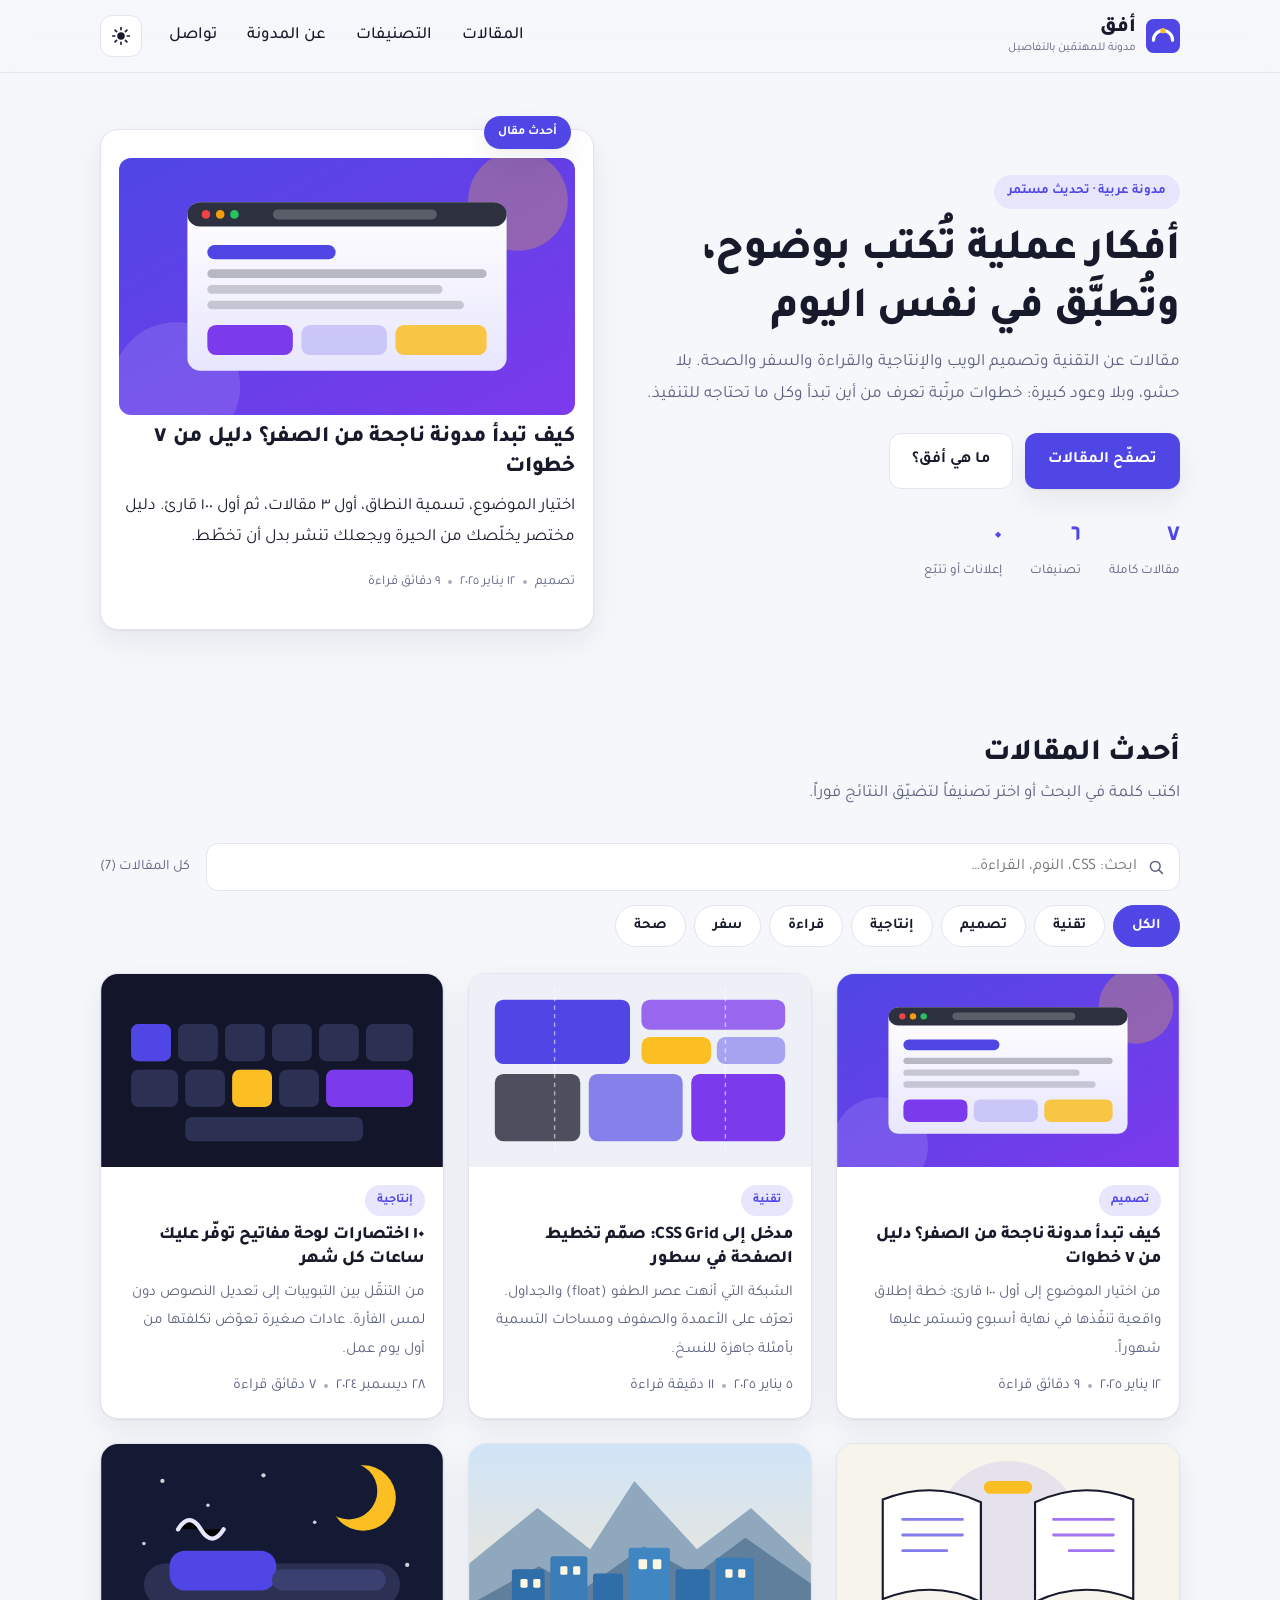
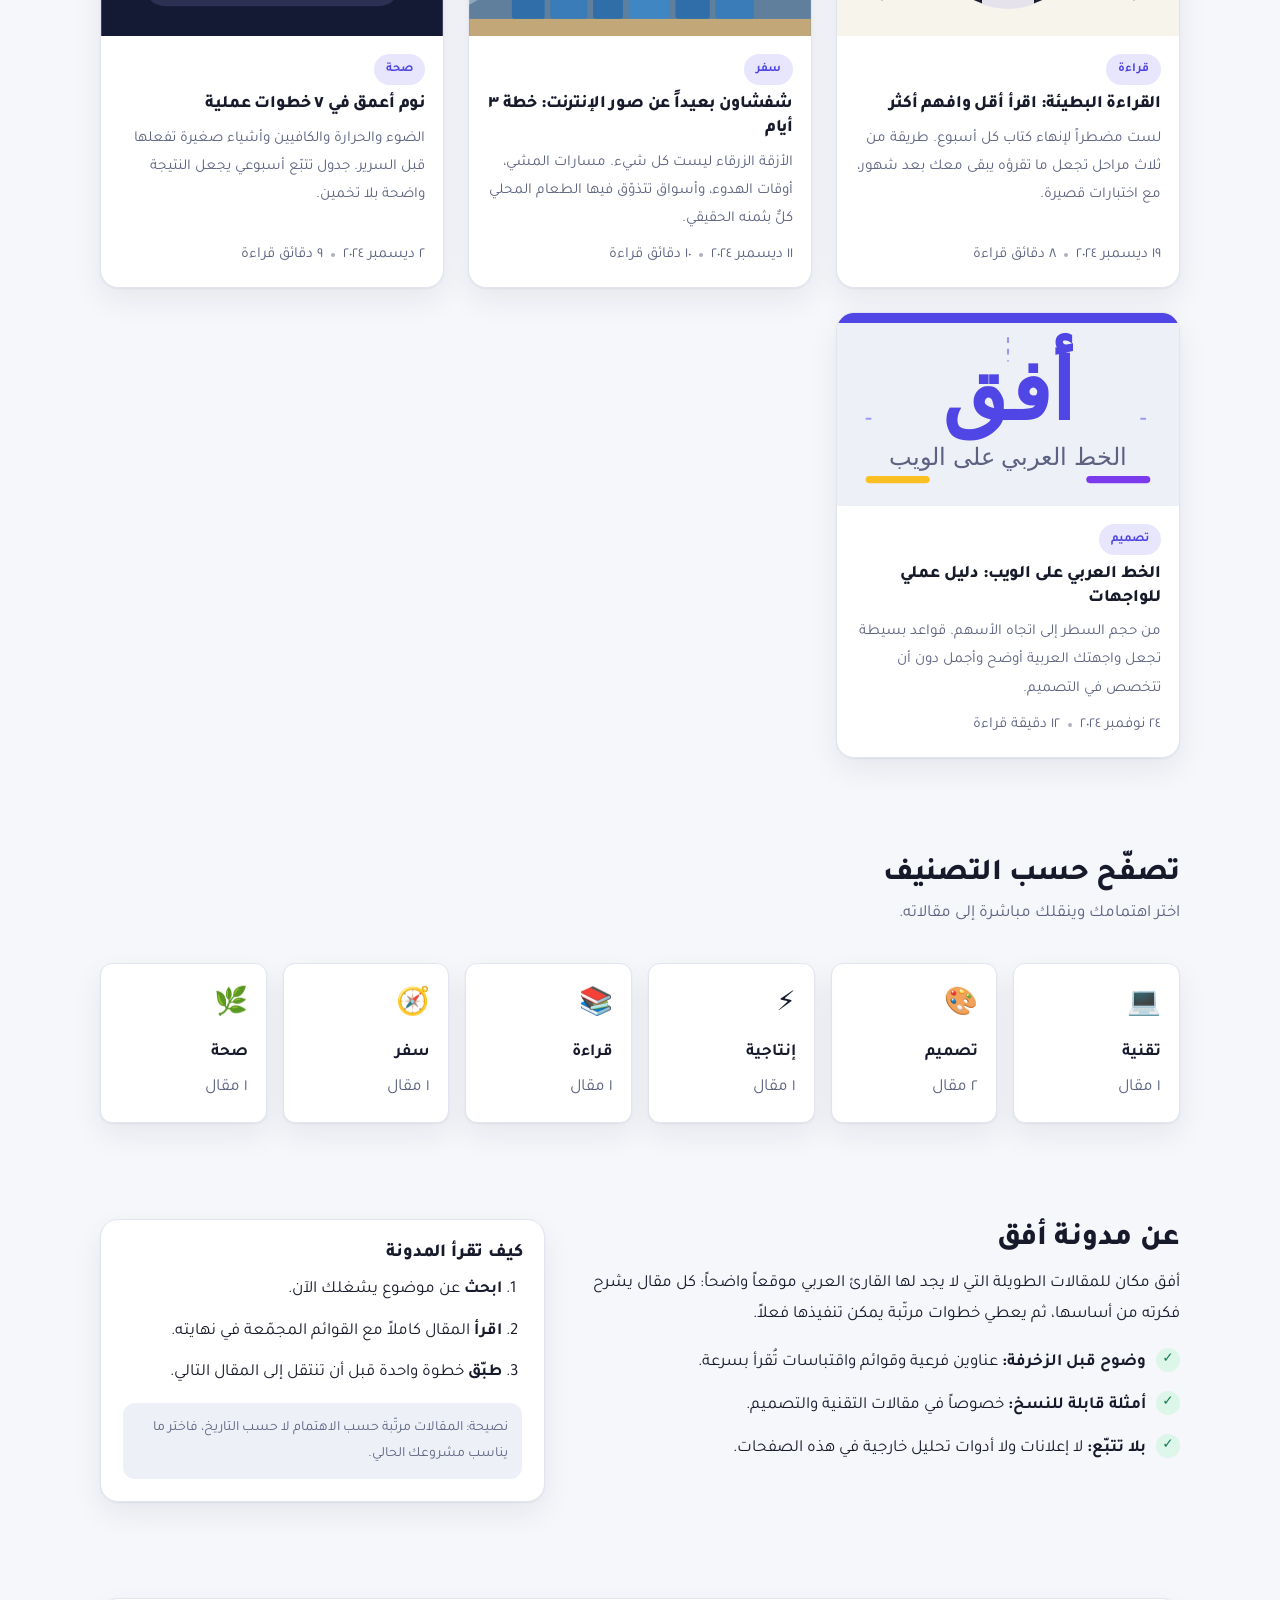
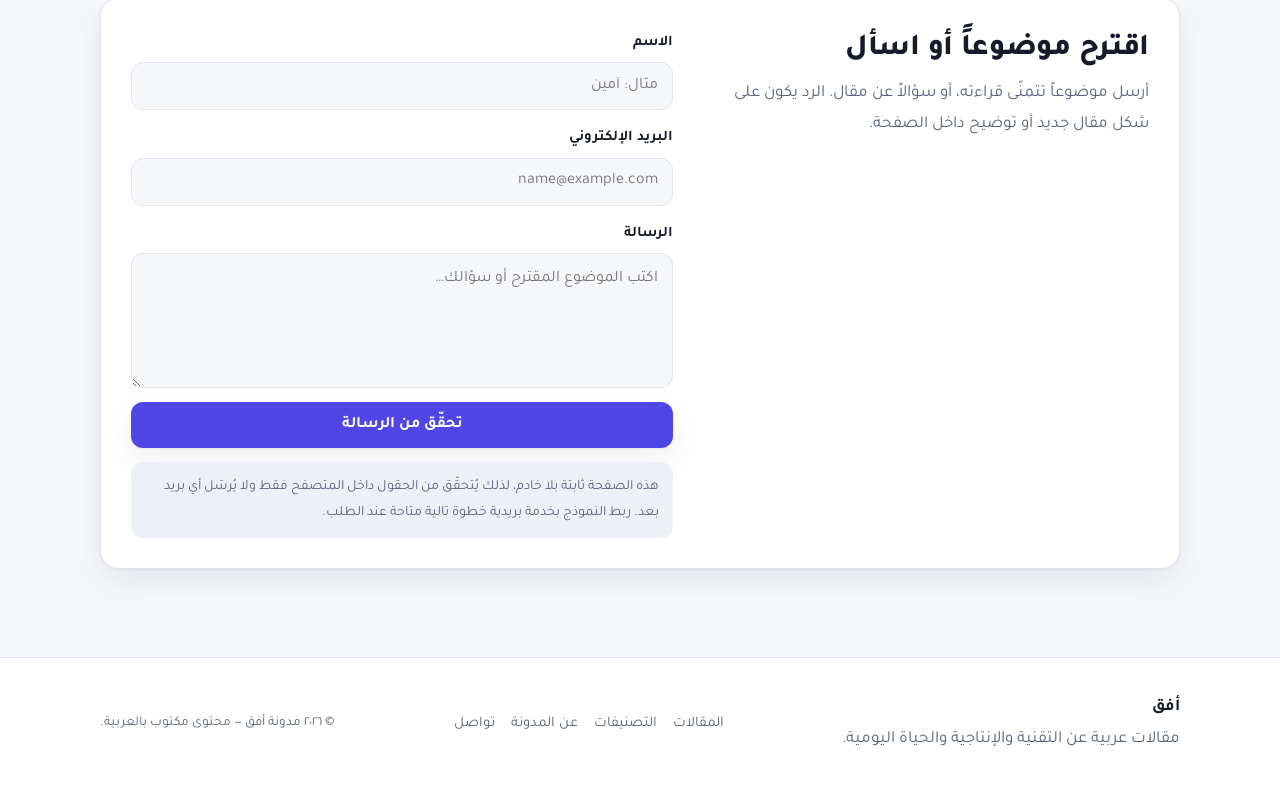
<file: index.html>
<!DOCTYPE html>
<html lang="ar" dir="rtl">
<head>
<meta charset="UTF-8">
<meta name="viewport" content="width=device-width, initial-scale=1">
<title>أفق — مدونة عربية عن التقنية والإنتاجية والقراءة</title>
<meta name="description" content="أفق مدونة عربية تنشر مقالات عملية عن التقنية والإنتاجية وتصميم الويب والقراءة والسفر والصحة، بلغة واضحة وخطوات قابلة للتطبيق.">
<link rel="icon" href="data:image/svg+xml,%3Csvg xmlns='http://www.w3.org/2000/svg' viewBox='0 0 64 64'%3E%3Crect width='64' height='64' rx='14' fill='%234f46e5'/%3E%3Cpath d='M14 40a18 18 0 0 1 36 0' fill='none' stroke='%23fff' stroke-width='6' stroke-linecap='round'/%3E%3Ccircle cx='32' cy='22' r='5' fill='%23fbbf24'/%3E%3C/svg%3E">
<link rel="preconnect" href="https://fonts.googleapis.com">
<link rel="preconnect" href="https://fonts.gstatic.com" crossorigin>
<link href="https://fonts.googleapis.com/css2?family=Tajawal:wght@400;500;700;800&display=swap" rel="stylesheet">
<link rel="stylesheet" href="css/style.css">
</head>
<body>
<a class="skip-link" href="#main">تخطَّ إلى المحتوى</a>

<header class="site-header">
  <div class="wrap header-inner">
    <a class="brand" href="index.html">
      <span class="brand-mark" aria-hidden="true">
        <svg viewBox="0 0 64 64" width="34" height="34"><rect width="64" height="64" rx="14" fill="currentColor"/><path d="M14 40a18 18 0 0 1 36 0" fill="none" stroke="#fff" stroke-width="6" stroke-linecap="round"/><circle cx="32" cy="22" r="5" fill="#fbbf24"/></svg>
      </span>
      <span class="brand-text">
        <strong>أفق</strong>
        <small>مدونة للمهتمّين بالتفاصيل</small>
      </span>
    </a>

    <nav class="nav" id="nav" aria-label="التنقل الرئيسي">
      <a href="#articles">المقالات</a>
      <a href="#categories">التصنيفات</a>
      <a href="#about">عن المدونة</a>
      <a href="#contact">تواصل</a>
    </nav>

    <div class="header-actions">
      <button class="icon-btn" id="themeToggle" type="button" aria-label="تبديل الوضع الليلي" title="الوضع الليلي">
        <svg class="ico-sun" viewBox="0 0 24 24" width="20" height="20" aria-hidden="true"><circle cx="12" cy="12" r="4.5" fill="currentColor"/><g stroke="currentColor" stroke-width="2" stroke-linecap="round"><path d="M12 2v2.5M12 19.5V22M2 12h2.5M19.5 12H22M4.9 4.9l1.8 1.8M17.3 17.3l1.8 1.8M19.1 4.9l-1.8 1.8M6.7 17.3l-1.8 1.8"/></g></svg>
        <svg class="ico-moon" viewBox="0 0 24 24" width="20" height="20" aria-hidden="true"><path d="M20 14.5A8.5 8.5 0 0 1 9.5 4a8.5 8.5 0 1 0 10.5 10.5Z" fill="currentColor"/></svg>
      </button>
      <button class="icon-btn nav-toggle" id="navToggle" type="button" aria-label="فتح القائمة" aria-expanded="false" aria-controls="nav">
        <svg viewBox="0 0 24 24" width="22" height="22" aria-hidden="true"><g stroke="currentColor" stroke-width="2" stroke-linecap="round"><path d="M4 7h16M4 12h16M4 17h16"/></g></svg>
      </button>
    </div>
  </div>
</header>

<main id="main">

  <!-- الواجهة + المقال المميّز -->
  <section class="hero wrap">
    <div class="hero-copy">
      <p class="eyebrow">مدونة عربية · تحديث مستمر</p>
      <h1>أفكار عملية تُكتب بوضوح، وتُطبَّق في نفس اليوم</h1>
      <p class="lead">مقالات عن التقنية وتصميم الويب والإنتاجية والقراءة والسفر والصحة. بلا حشو، وبلا وعود كبيرة: خطوات مرتّبة تعرف من أين تبدأ وكل ما تحتاجه للتنفيذ.</p>
      <div class="hero-cta">
        <a class="btn btn-primary" href="#articles">تصفّح المقالات</a>
        <a class="btn btn-ghost" href="#about">ما هي أفق؟</a>
      </div>
      <ul class="hero-stats">
        <li><strong>٧</strong><span>مقالات كاملة</span></li>
        <li><strong>٦</strong><span>تصنيفات</span></li>
        <li><strong>٠</strong><span>إعلانات أو تتبّع</span></li>
      </ul>
    </div>

    <article class="featured-card">
      <span class="badge">أحدث مقال</span>
      <img class="featured-img" src="assets/cover-blog.svg" alt="رسم توضيحي لمدونة على شاشة حاسوب" width="640" height="360">
      <h2><a href="posts/start-a-blog.html">كيف تبدأ مدونة ناجحة من الصفر؟ دليل من ٧ خطوات</a></h2>
      <p>اختيار الموضوع، تسمية النطاق، أول ٣ مقالات، ثم أول ١٠٠ قارئ. دليل مختصر يخلّصك من الحيرة ويجعلك تنشر بدل أن تخطّط.</p>
      <p class="meta">
        <span>تصميم</span><span class="dot"></span>
        <time datetime="2025-01-12">١٢ يناير ٢٠٢٥</time><span class="dot"></span>
        <span>٩ دقائق قراءة</span>
      </p>
    </article>
  </section>

  <!-- المقالات -->
  <section class="wrap section" id="articles">
    <div class="section-head">
      <div>
        <h2>أحدث المقالات</h2>
        <p class="muted">اكتب كلمة في البحث أو اختر تصنيفاً لتضيّق النتائج فوراً.</p>
      </div>
    </div>

    <div class="toolbar">
      <div class="search-field">
        <svg viewBox="0 0 24 24" width="18" height="18" aria-hidden="true"><g fill="none" stroke="currentColor" stroke-width="2" stroke-linecap="round"><circle cx="11" cy="11" r="6.5"/><path d="M16 16l4.5 4.5"/></g></svg>
        <label class="sr-only" for="search">ابحث في المقالات</label>
        <input type="search" id="search" placeholder="ابحث: CSS، النوم، القراءة…" autocomplete="off">
        <button class="clear-btn" id="clearSearch" type="button" hidden aria-label="إفراغ البحث">×</button>
      </div>
      <p class="result-count" id="resultCount" aria-live="polite"></p>
    </div>

    <div class="filters" id="filters" role="tablist" aria-label="تصفية حسب التصنيف">
      <button class="chip is-active" type="button" data-filter="all" role="tab" aria-selected="true">الكل</button>
      <button class="chip" type="button" data-filter="تقنية" role="tab" aria-selected="false">تقنية</button>
      <button class="chip" type="button" data-filter="تصميم" role="tab" aria-selected="false">تصميم</button>
      <button class="chip" type="button" data-filter="إنتاجية" role="tab" aria-selected="false">إنتاجية</button>
      <button class="chip" type="button" data-filter="قراءة" role="tab" aria-selected="false">قراءة</button>
      <button class="chip" type="button" data-filter="سفر" role="tab" aria-selected="false">سفر</button>
      <button class="chip" type="button" data-filter="صحة" role="tab" aria-selected="false">صحة</button>
    </div>

    <div class="cards" id="cards">

      <article class="card" data-category="تصميم">
        <img src="assets/cover-blog.svg" alt="" width="480" height="270" loading="lazy">
        <div class="card-body">
          <span class="tag">تصميم</span>
          <h3><a href="posts/start-a-blog.html">كيف تبدأ مدونة ناجحة من الصفر؟ دليل من ٧ خطوات</a></h3>
          <p>من اختيار الموضوع إلى أول ١٠٠ قارئ: خطة إطلاق واقعية تنفّذها في نهاية أسبوع وتستمر عليها شهوراً.</p>
          <p class="meta"><time datetime="2025-01-12">١٢ يناير ٢٠٢٥</time><span class="dot"></span><span>٩ دقائق قراءة</span></p>
        </div>
      </article>

      <article class="card" data-category="تقنية">
        <img src="assets/cover-grid.svg" alt="" width="480" height="270" loading="lazy">
        <div class="card-body">
          <span class="tag">تقنية</span>
          <h3><a href="posts/css-grid.html">مدخل إلى CSS Grid: صمّم تخطيط الصفحة في سطور</a></h3>
          <p>الشبكة التي أنهت عصر الطفو (float) والجداول. تعرّف على الأعمدة والصفوف ومساحات التسمية بأمثلة جاهزة للنسخ.</p>
          <p class="meta"><time datetime="2025-01-05">٥ يناير ٢٠٢٥</time><span class="dot"></span><span>١١ دقيقة قراءة</span></p>
        </div>
      </article>

      <article class="card" data-category="إنتاجية">
        <img src="assets/cover-keys.svg" alt="" width="480" height="270" loading="lazy">
        <div class="card-body">
          <span class="tag">إنتاجية</span>
          <h3><a href="posts/keyboard-shortcuts.html">١٠ اختصارات لوحة مفاتيح توفّر عليك ساعات كل شهر</a></h3>
          <p>من التنقّل بين التبويبات إلى تعديل النصوص دون لمس الفأرة. عادات صغيرة تعوّض تكلفتها من أول يوم عمل.</p>
          <p class="meta"><time datetime="2024-12-28">٢٨ ديسمبر ٢٠٢٤</time><span class="dot"></span><span>٧ دقائق قراءة</span></p>
        </div>
      </article>

      <article class="card" data-category="قراءة">
        <img src="assets/cover-reading.svg" alt="" width="480" height="270" loading="lazy">
        <div class="card-body">
          <span class="tag">قراءة</span>
          <h3><a href="posts/slow-reading.html">القراءة البطيئة: اقرأ أقل وافهم أكثر</a></h3>
          <p>لست مضطراً لإنهاء كتاب كل أسبوع. طريقة من ثلاث مراحل تجعل ما تقرؤه يبقى معك بعد شهور، مع اختبارات قصيرة.</p>
          <p class="meta"><time datetime="2024-12-19">١٩ ديسمبر ٢٠٢٤</time><span class="dot"></span><span>٨ دقائق قراءة</span></p>
        </div>
      </article>

      <article class="card" data-category="سفر">
        <img src="assets/cover-trip.svg" alt="" width="480" height="270" loading="lazy">
        <div class="card-body">
          <span class="tag">سفر</span>
          <h3><a href="posts/chefchaouen.html">شفشاون بعيداً عن صور الإنترنت: خطة ٣ أيام</a></h3>
          <p>الأزقة الزرقاء ليست كل شيء. مسارات المشي، أوقات الهدوء، وأسواق تتذوّق فيها الطعام المحلي كلٌّ بثمنه الحقيقي.</p>
          <p class="meta"><time datetime="2024-12-11">١١ ديسمبر ٢٠٢٤</time><span class="dot"></span><span>١٠ دقائق قراءة</span></p>
        </div>
      </article>

      <article class="card" data-category="صحة">
        <img src="assets/cover-sleep.svg" alt="" width="480" height="270" loading="lazy">
        <div class="card-body">
          <span class="tag">صحة</span>
          <h3><a href="posts/better-sleep.html">نوم أعمق في ٧ خطوات عملية</a></h3>
          <p>الضوء والحرارة والكافيين وأشياء صغيرة تفعلها قبل السرير. جدول تتبّع أسبوعي يجعل النتيجة واضحة بلا تخمين.</p>
          <p class="meta"><time datetime="2024-12-02">٢ ديسمبر ٢٠٢٤</time><span class="dot"></span><span>٩ دقائق قراءة</span></p>
        </div>
      </article>

      <article class="card" data-category="تصميم">
        <img src="assets/cover-type.svg" alt="" width="480" height="270" loading="lazy">
        <div class="card-body">
          <span class="tag">تصميم</span>
          <h3><a href="posts/arabic-type.html">الخط العربي على الويب: دليل عملي للواجهات</a></h3>
          <p>من حجم السطر إلى اتجاه الأسهم. قواعد بسيطة تجعل واجهتك العربية أوضح وأجمل دون أن تتخصص في التصميم.</p>
          <p class="meta"><time datetime="2024-11-24">٢٤ نوفمبر ٢٠٢٤</time><span class="dot"></span><span>١٢ دقيقة قراءة</span></p>
        </div>
      </article>

    </div>

    <div class="empty-state" id="emptyState" hidden>
      <p class="empty-title">لا يوجد مقال يطابق «<span id="emptyTerm"></span>»</p>
      <p class="muted">جرّب كلمة أقصر، أو اختر تصنيفاً آخر، أو أعد عرض كل المقالات.</p>
      <button class="btn btn-primary" id="resetFilters" type="button">إعادة عرض الكل</button>
    </div>
  </section>

  <!-- التصنيفات -->
  <section class="wrap section" id="categories">
    <div class="section-head">
      <div>
        <h2>تصفّح حسب التصنيف</h2>
        <p class="muted">اختر اهتمامك وينقلك مباشرة إلى مقالاته.</p>
      </div>
    </div>
    <div class="cat-grid" id="catGrid">
      <a class="cat-card" href="#articles" data-cat="تقنية">
        <span class="cat-emoji" aria-hidden="true">💻</span>
        <strong>تقنية</strong>
        <span class="muted">١ مقال</span>
      </a>
      <a class="cat-card" href="#articles" data-cat="تصميم">
        <span class="cat-emoji" aria-hidden="true">🎨</span>
        <strong>تصميم</strong>
        <span class="muted">٢ مقال</span>
      </a>
      <a class="cat-card" href="#articles" data-cat="إنتاجية">
        <span class="cat-emoji" aria-hidden="true">⚡</span>
        <strong>إنتاجية</strong>
        <span class="muted">١ مقال</span>
      </a>
      <a class="cat-card" href="#articles" data-cat="قراءة">
        <span class="cat-emoji" aria-hidden="true">📚</span>
        <strong>قراءة</strong>
        <span class="muted">١ مقال</span>
      </a>
      <a class="cat-card" href="#articles" data-cat="سفر">
        <span class="cat-emoji" aria-hidden="true">🧭</span>
        <strong>سفر</strong>
        <span class="muted">١ مقال</span>
      </a>
      <a class="cat-card" href="#articles" data-cat="صحة">
        <span class="cat-emoji" aria-hidden="true">🌿</span>
        <strong>صحة</strong>
        <span class="muted">١ مقال</span>
      </a>
    </div>
  </section>

  <!-- عن المدونة -->
  <section class="wrap section" id="about">
    <div class="about-grid">
      <div>
        <h2>عن مدونة أفق</h2>
        <p>أفق مكان للمقالات الطويلة التي لا يجد لها القارئ العربي موقعاً واضحاً: كل مقال يشرح فكرته من أساسها، ثم يعطي خطوات مرتّبة يمكن تنفيذها فعلاً.</p>
        <ul class="check-list">
          <li><strong>وضوح قبل الزخرفة:</strong> عناوين فرعية وقوائم واقتباسات تُقرأ بسرعة.</li>
          <li><strong>أمثلة قابلة للنسخ:</strong> خصوصاً في مقالات التقنية والتصميم.</li>
          <li><strong>بلا تتبّع:</strong> لا إعلانات ولا أدوات تحليل خارجية في هذه الصفحات.</li>
        </ul>
      </div>
      <aside class="about-side">
        <h3>كيف تقرأ المدونة</h3>
        <ol class="steps">
          <li><strong>ابحث</strong> عن موضوع يشغلك الآن.</li>
          <li><strong>اقرأ</strong> المقال كاملاً مع القوائم المجمّعة في نهايته.</li>
          <li><strong>طبّق</strong> خطوة واحدة قبل أن تنتقل إلى المقال التالي.</li>
        </ol>
        <p class="note">نصيحة: المقالات مرتّبة حسب الاهتمام لا حسب التاريخ، فاختر ما يناسب مشروعك الحالي.</p>
      </aside>
    </div>
  </section>

  <!-- تواصل -->
  <section class="wrap section" id="contact">
    <div class="contact-card">
      <div>
        <h2>اقترح موضوعاً أو اسأل</h2>
        <p class="muted">أرسل موضوعاً تتمنّى قراءته، أو سؤالاً عن مقال. الرد يكون على شكل مقال جديد أو توضيح داخل الصفحة.</p>
      </div>
      <form class="contact-form" id="contactForm" novalidate>
        <div class="field">
          <label for="cName">الاسم</label>
          <input type="text" id="cName" name="name" placeholder="مثال: أمين" required>
          <p class="field-error" id="errName" hidden>اكتب اسماً من حرفين على الأقل.</p>
        </div>
        <div class="field">
          <label for="cEmail">البريد الإلكتروني</label>
          <input type="email" id="cEmail" name="email" placeholder="name@example.com" required>
          <p class="field-error" id="errEmail" hidden>اكتب بريداً إلكترونياً صحيحاً.</p>
        </div>
        <div class="field">
          <label for="cMsg">الرسالة</label>
          <textarea id="cMsg" name="message" rows="4" placeholder="اكتب الموضوع المقترح أو سؤالك…" required></textarea>
          <p class="field-error" id="errMsg" hidden>اكتب ١٠ أحرف على الأقل.</p>
        </div>
        <button class="btn btn-primary" type="submit">تحقّق من الرسالة</button>
        <p class="form-status" id="formStatus" aria-live="polite" hidden></p>
        <p class="note">هذه الصفحة ثابتة بلا خادم، لذلك يُتحقّق من الحقول داخل المتصفح فقط ولا يُرسَل أي بريد بعد. ربط النموذج بخدمة بريدية خطوة تالية متاحة عند الطلب.</p>
      </form>
    </div>
  </section>

</main>

<footer class="site-footer">
  <div class="wrap footer-inner">
    <div>
      <strong>أفق</strong>
      <p class="muted">مقالات عربية عن التقنية والإنتاجية والحياة اليومية.</p>
    </div>
    <ul class="footer-links">
      <li><a href="#articles">المقالات</a></li>
      <li><a href="#categories">التصنيفات</a></li>
      <li><a href="#about">عن المدونة</a></li>
      <li><a href="#contact">تواصل</a></li>
    </ul>
    <p class="muted small">© <span id="year">٢٠٢٥</span> مدونة أفق — محتوى مكتوب بالعربية.</p>
  </div>
</footer>

<button class="to-top" id="toTop" type="button" aria-label="العودة إلى الأعلى">↑</button>

<script src="js/main.js"></script>
</body>
</html>
</file>
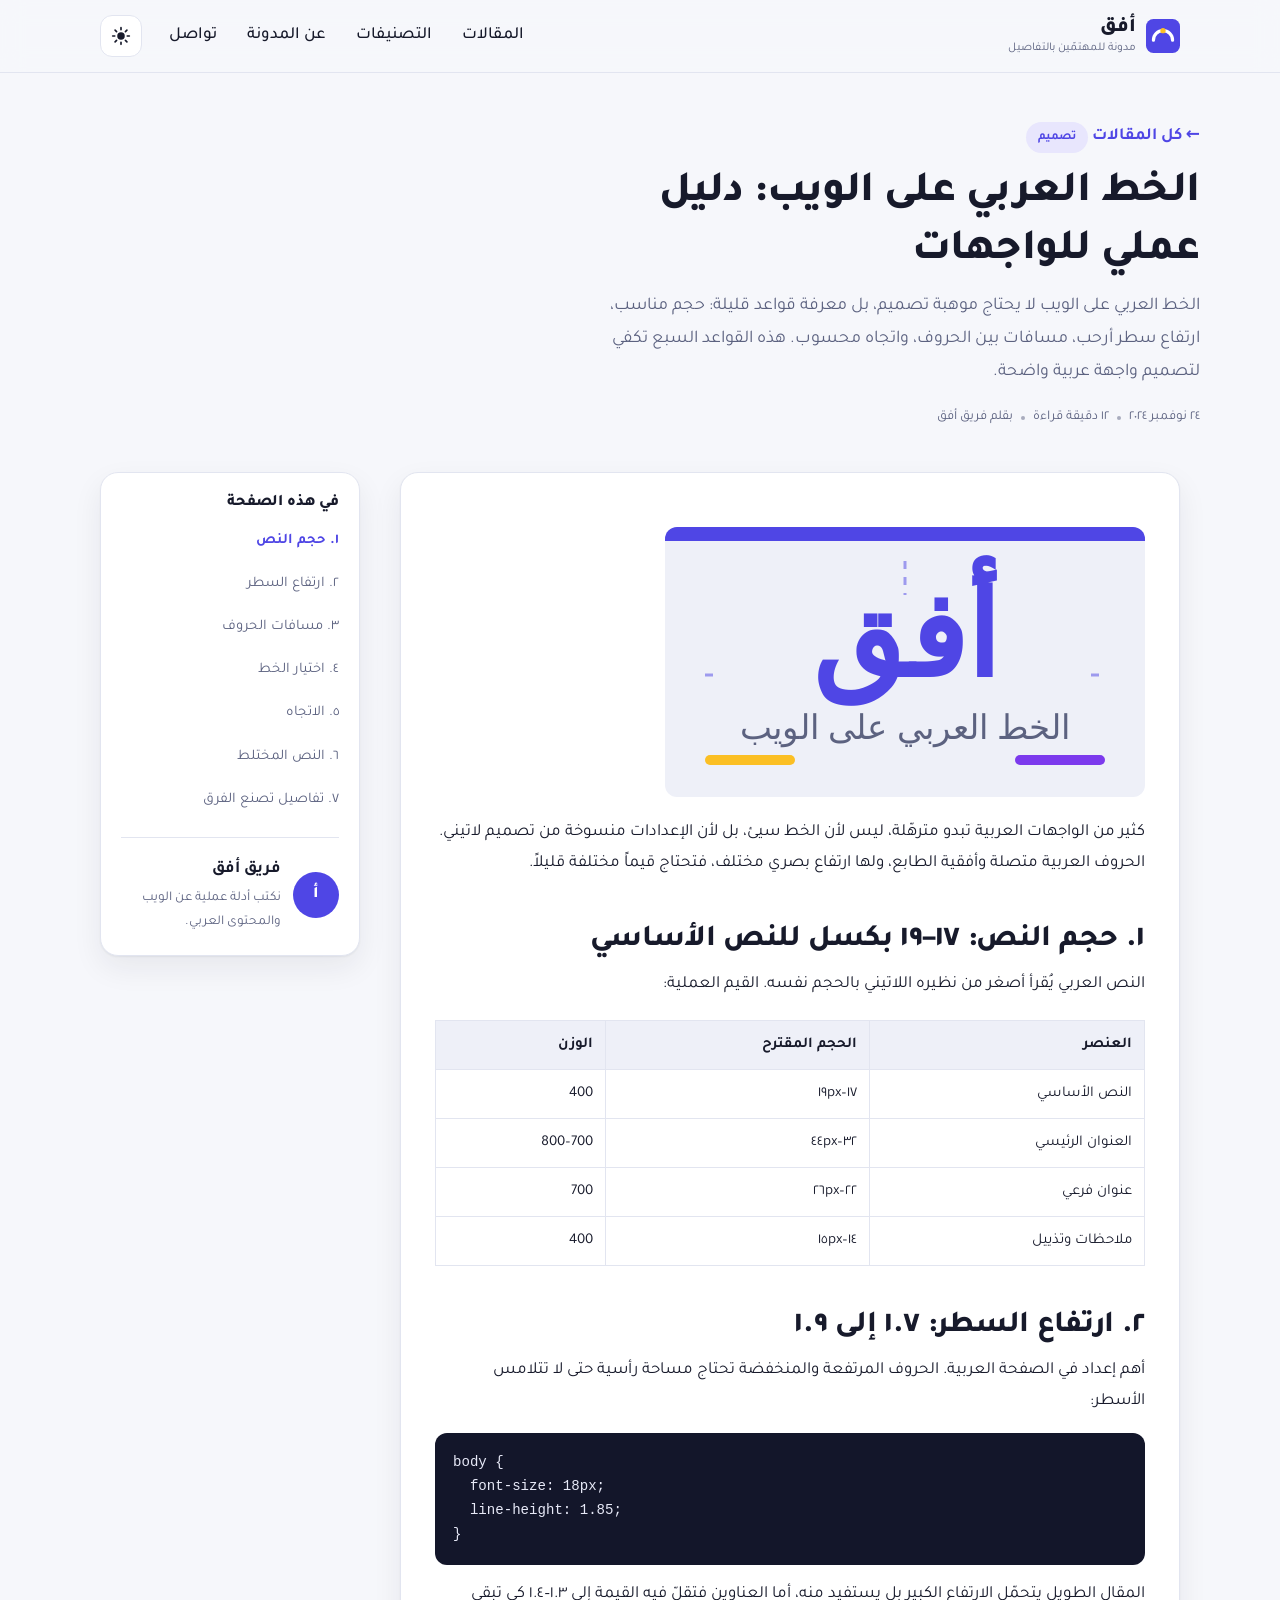
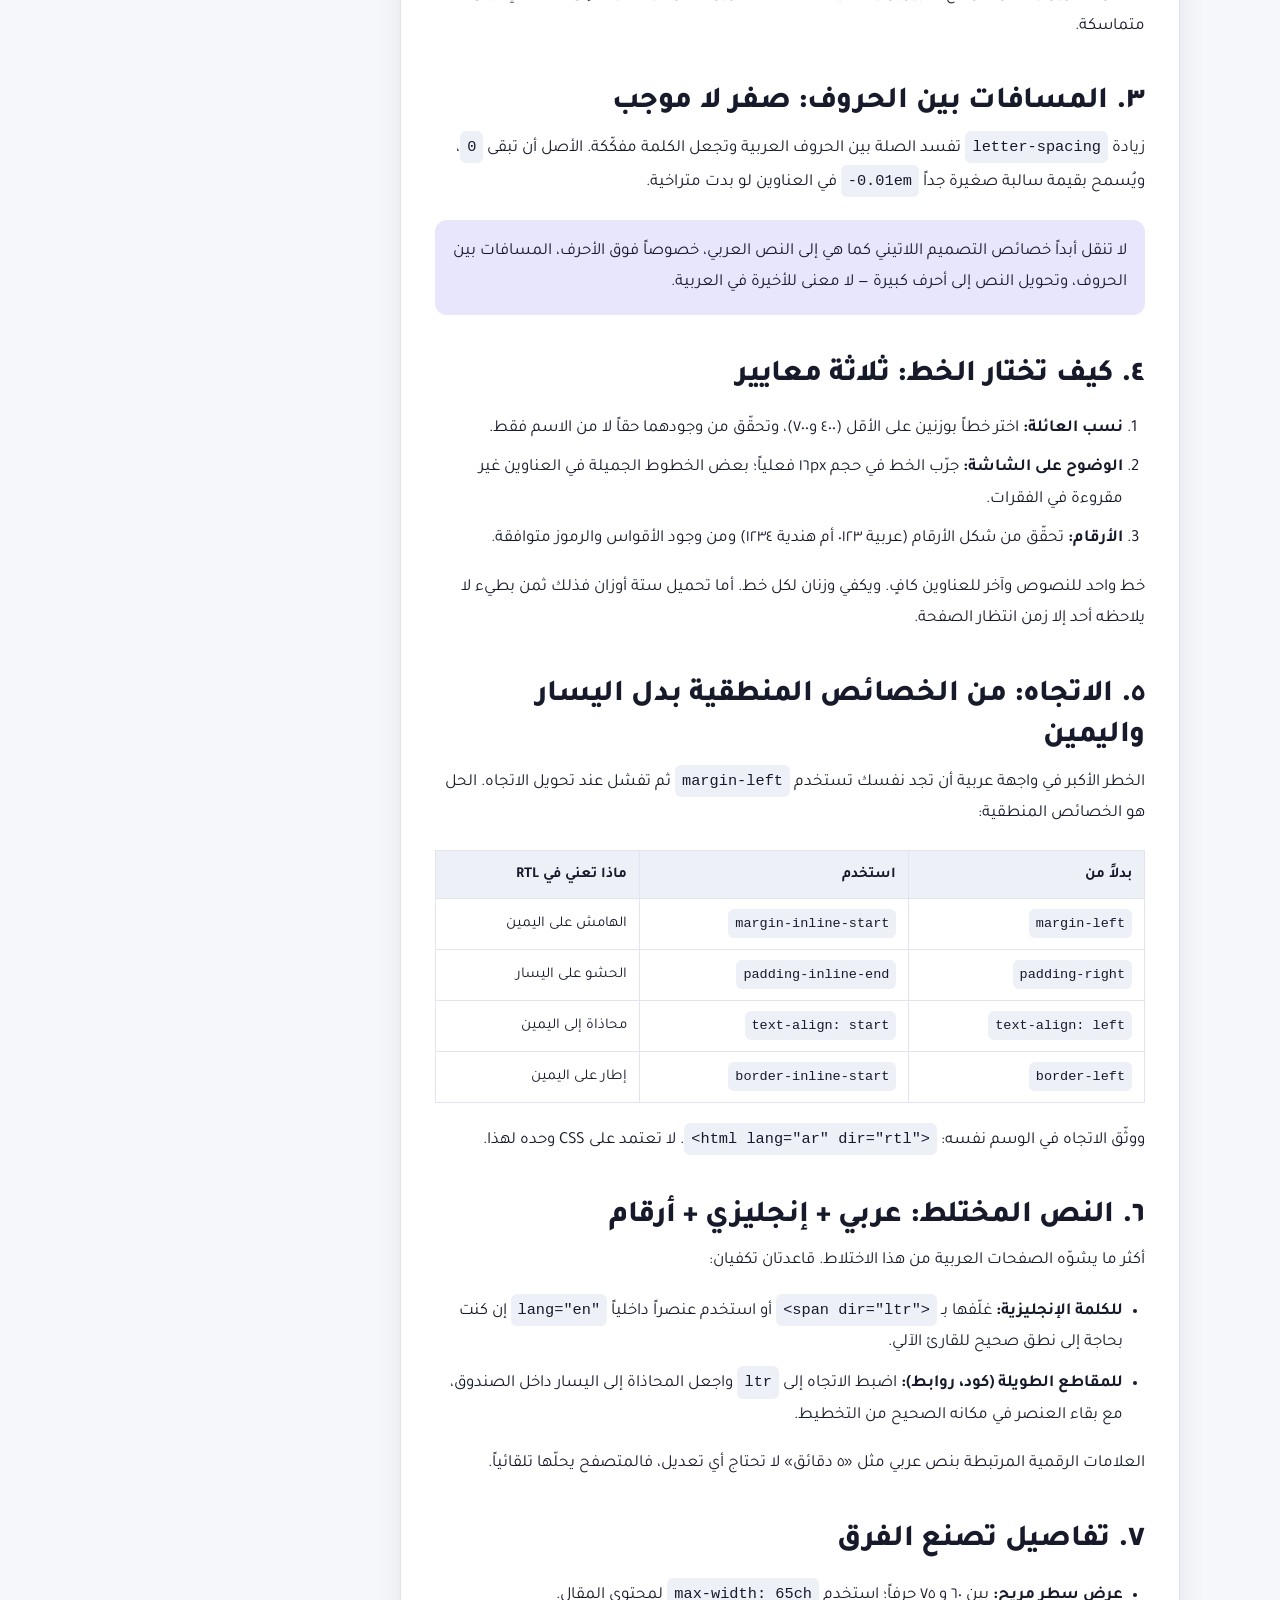
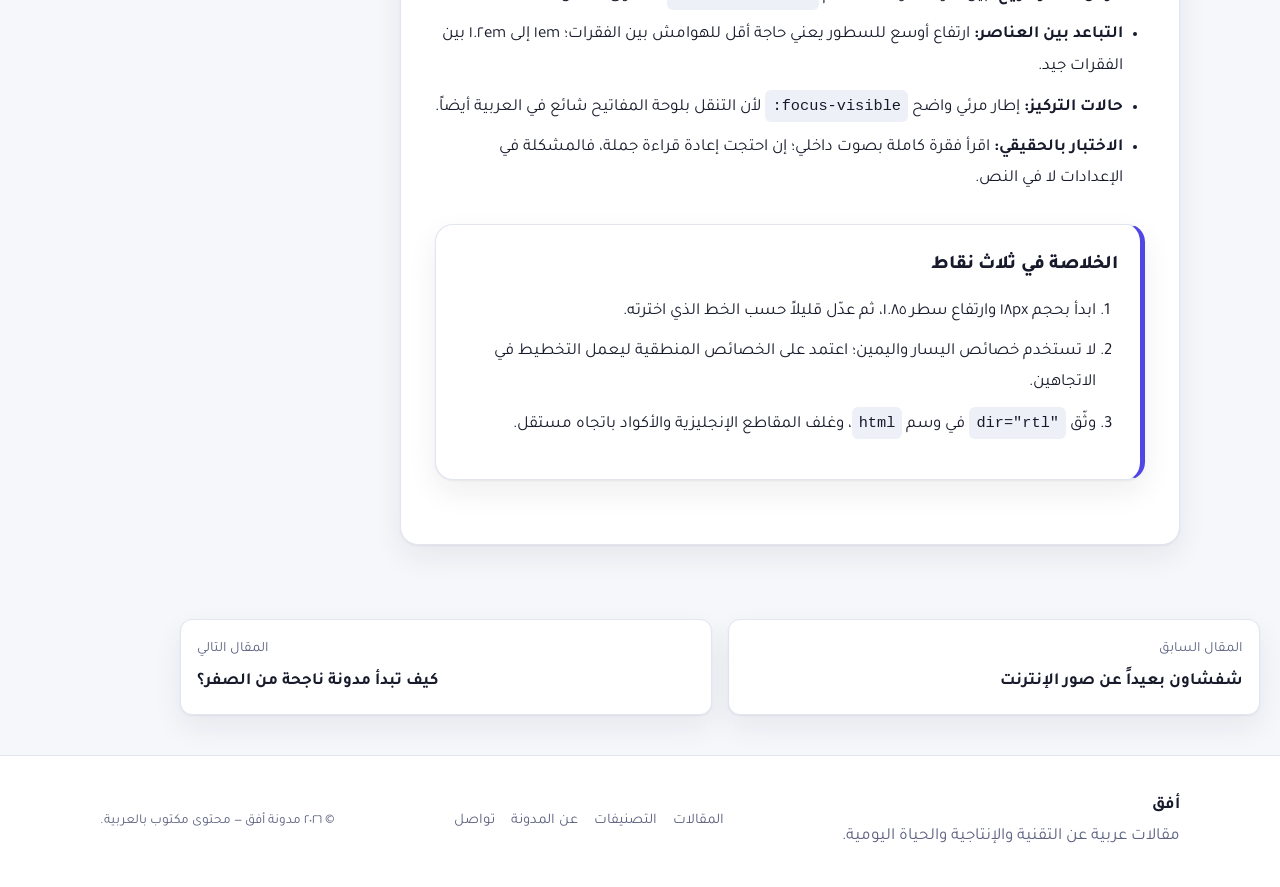
<file: posts/arabic-type.html>
<!DOCTYPE html>
<html lang="ar" dir="rtl">
<head>
<meta charset="UTF-8">
<meta name="viewport" content="width=device-width, initial-scale=1">
<title>الخط العربي على الويب: دليل عملي للواجهات — أفق</title>
<meta name="description" content="دليل عملي لاختيار الخط العربي على الويب: حجم السطر، ارتفاع السطر، المسافات، الاتجاه والاتجاه المختلط، وأخطاء شائعة في الواجهات العربية.">
<link rel="icon" href="data:image/svg+xml,%3Csvg xmlns='http://www.w3.org/2000/svg' viewBox='0 0 64 64'%3E%3Crect width='64' height='64' rx='14' fill='%234f46e5'/%3E%3Cpath d='M14 40a18 18 0 0 1 36 0' fill='none' stroke='%23fff' stroke-width='6' stroke-linecap='round'/%3E%3Ccircle cx='32' cy='22' r='5' fill='%23fbbf24'/%3E%3C/svg%3E">
<link rel="preconnect" href="https://fonts.googleapis.com">
<link rel="preconnect" href="https://fonts.gstatic.com" crossorigin>
<link href="https://fonts.googleapis.com/css2?family=Tajawal:wght@400;500;700;800&display=swap" rel="stylesheet">
<link rel="stylesheet" href="../css/style.css">
</head>
<body>
<div class="progress-bar" id="progressBar"></div>
<a class="skip-link" href="#main">تخطَّ إلى المحتوى</a>

<header class="site-header">
  <div class="wrap header-inner">
    <a class="brand" href="../index.html">
      <span class="brand-mark" aria-hidden="true">
        <svg viewBox="0 0 64 64" width="34" height="34"><rect width="64" height="64" rx="14" fill="currentColor"/><path d="M14 40a18 18 0 0 1 36 0" fill="none" stroke="#fff" stroke-width="6" stroke-linecap="round"/><circle cx="32" cy="22" r="5" fill="#fbbf24"/></svg>
      </span>
      <span class="brand-text"><strong>أفق</strong><small>مدونة للمهتمّين بالتفاصيل</small></span>
    </a>
    <nav class="nav" id="nav" aria-label="التنقل الرئيسي">
      <a href="../index.html#articles">المقالات</a>
      <a href="../index.html#categories">التصنيفات</a>
      <a href="../index.html#about">عن المدونة</a>
      <a href="../index.html#contact">تواصل</a>
    </nav>
    <div class="header-actions">
      <button class="icon-btn" id="themeToggle" type="button" aria-label="تبديل الوضع الليلي" title="الوضع الليلي">
        <svg class="ico-sun" viewBox="0 0 24 24" width="20" height="20" aria-hidden="true"><circle cx="12" cy="12" r="4.5" fill="currentColor"/><g stroke="currentColor" stroke-width="2" stroke-linecap="round"><path d="M12 2v2.5M12 19.5V22M2 12h2.5M19.5 12H22M4.9 4.9l1.8 1.8M17.3 17.3l1.8 1.8M19.1 4.9l-1.8 1.8M6.7 17.3l-1.8 1.8"/></g></svg>
        <svg class="ico-moon" viewBox="0 0 24 24" width="20" height="20" aria-hidden="true"><path d="M20 14.5A8.5 8.5 0 0 1 9.5 4a8.5 8.5 0 1 0 10.5 10.5Z" fill="currentColor"/></svg>
      </button>
      <button class="icon-btn nav-toggle" id="navToggle" type="button" aria-label="فتح القائمة" aria-expanded="false" aria-controls="nav">
        <svg viewBox="0 0 24 24" width="22" height="22" aria-hidden="true"><g stroke="currentColor" stroke-width="2" stroke-linecap="round"><path d="M4 7h16M4 12h16M4 17h16"/></g></svg>
      </button>
    </div>
  </div>
</header>

<main id="main">
  <div class="wrap article-header">
    <a class="back-link" href="../index.html#articles">← كل المقالات</a>
    <span class="tag">تصميم</span>
    <h1>الخط العربي على الويب: دليل عملي للواجهات</h1>
    <p class="article-lead">الخط العربي على الويب لا يحتاج موهبة تصميم، بل معرفة قواعد قليلة: حجم مناسب، ارتفاع سطر أرحب، مسافات بين الحروف، واتجاه محسوب. هذه القواعد السبع تكفي لتصميم واجهة عربية واضحة.</p>
    <p class="meta">
      <time datetime="2024-11-24">٢٤ نوفمبر ٢٠٢٤</time><span class="dot"></span>
      <span>١٢ دقيقة قراءة</span><span class="dot"></span><span>بقلم فريق أفق</span>
    </p>
  </div>

  <div class="wrap article-layout">
    <article class="article-body">
      <img src="../assets/cover-type.svg" alt="حروف عربية بخط سميك مع خطوط تصميمية" width="480" height="270">

      <p>كثير من الواجهات العربية تبدو مترهّلة، ليس لأن الخط سيئ، بل لأن الإعدادات منسوخة من تصميم لاتيني. الحروف العربية متصلة وأفقية الطابع، ولها ارتفاع بصري مختلف، فتحتاج قيماً مختلفة قليلاً.</p>

      <h2 id="size">١. حجم النص: ١٧–١٩ بكسل للنص الأساسي</h2>
      <p>النص العربي يُقرأ أصغر من نظيره اللاتيني بالحجم نفسه. القيم العملية:</p>
      <table>
        <thead><tr><th>العنصر</th><th>الحجم المقترح</th><th>الوزن</th></tr></thead>
        <tbody>
          <tr><td>النص الأساسي</td><td>١٧–١٩px</td><td>400</td></tr>
          <tr><td>العنوان الرئيسي</td><td>٣٢–٤٤px</td><td>700–800</td></tr>
          <tr><td>عنوان فرعي</td><td>٢٢–٢٦px</td><td>700</td></tr>
          <tr><td>ملاحظات وتذييل</td><td>١٤–١٥px</td><td>400</td></tr>
        </tbody>
      </table>

      <h2 id="line-height">٢. ارتفاع السطر: ١.٧ إلى ١.٩</h2>
      <p>أهم إعداد في الصفحة العربية. الحروف المرتفعة والمنخفضة تحتاج مساحة رأسية حتى لا تتلامس الأسطر:</p>
      <pre><code>body {
  font-size: 18px;
  line-height: 1.85;
}</code></pre>
      <p>المقال الطويل يتحمّل الارتفاع الكبير بل يستفيد منه، أما العناوين فتقلّ فيه القيمة إلى ١.٣–١.٤ كي تبقى متماسكة.</p>

      <h2 id="letter-spacing">٣. المسافات بين الحروف: صفر لا موجب</h2>
      <p>زيادة <code>letter-spacing</code> تفسد الصلة بين الحروف العربية وتجعل الكلمة مفكّكة. الأصل أن تبقى <code>0</code>، ويُسمح بقيمة سالبة صغيرة جداً <code>-0.01em</code> في العناوين لو بدت متراخية.</p>
      <div class="callout">
        <p>لا تنقل أبداً خصائص التصميم اللاتيني كما هي إلى النص العربي، خصوصاً فوق الأحرف، المسافات بين الحروف، وتحويل النص إلى أحرف كبيرة — لا معنى للأخيرة في العربية.</p>
      </div>

      <h2 id="font">٤. كيف تختار الخط: ثلاثة معايير</h2>
      <ol>
        <li><strong>نسب العائلة:</strong> اختر خطاً بوزنين على الأقل (٤٠٠ و٧٠٠)، وتحقّق من وجودهما حقاً لا من الاسم فقط.</li>
        <li><strong>الوضوح على الشاشة:</strong> جرّب الخط في حجم ١٦px فعلياً؛ بعض الخطوط الجميلة في العناوين غير مقروءة في الفقرات.</li>
        <li><strong>الأرقام:</strong> تحقّق من شكل الأرقام (عربية ٠١٢٣ أم هندية ١٢٣٤) ومن وجود الأقواس والرموز متوافقة.</li>
      </ol>
      <p>خط واحد للنصوص وآخر للعناوين كافٍ. ويكفي وزنان لكل خط. أما تحميل ستة أوزان فذلك ثمن بطيء لا يلاحظه أحد إلا زمن انتظار الصفحة.</p>

      <h2 id="rtl">٥. الاتجاه: من الخصائص المنطقية بدل اليسار واليمين</h2>
      <p>الخطر الأكبر في واجهة عربية أن تجد نفسك تستخدم <code>margin-left</code> ثم تفشل عند تحويل الاتجاه. الحل هو الخصائص المنطقية:</p>
      <table>
        <thead><tr><th>بدلاً من</th><th>استخدم</th><th>ماذا تعني في RTL</th></tr></thead>
        <tbody>
          <tr><td><code>margin-left</code></td><td><code>margin-inline-start</code></td><td>الهامش على اليمين</td></tr>
          <tr><td><code>padding-right</code></td><td><code>padding-inline-end</code></td><td>الحشو على اليسار</td></tr>
          <tr><td><code>text-align: left</code></td><td><code>text-align: start</code></td><td>محاذاة إلى اليمين</td></tr>
          <tr><td><code>border-left</code></td><td><code>border-inline-start</code></td><td>إطار على اليمين</td></tr>
        </tbody>
      </table>
      <p>ووثّق الاتجاه في الوسم نفسه: <code>&lt;html lang="ar" dir="rtl"&gt;</code>. لا تعتمد على CSS وحده لهذا.</p>

      <h2 id="mixed">٦. النص المختلط: عربي + إنجليزي + أرقام</h2>
      <p>أكثر ما يشوّه الصفحات العربية من هذا الاختلاط. قاعدتان تكفيان:</p>
      <ul>
        <li><strong>للكلمة الإنجليزية:</strong> غلّفها بـ <code>&lt;span dir="ltr"&gt;</code> أو استخدم عنصراً داخلياً <code>lang="en"</code> إن كنت بحاجة إلى نطق صحيح للقارئ الآلي.</li>
        <li><strong>للمقاطع الطويلة (كود، روابط):</strong> اضبط الاتجاه إلى <code>ltr</code> واجعل المحاذاة إلى اليسار داخل الصندوق، مع بقاء العنصر في مكانه الصحيح من التخطيط.</li>
      </ul>
      <p>العلامات الرقمية المرتبطة بنص عربي مثل «٥ دقائق» لا تحتاج أي تعديل، فالمتصفح يحلّها تلقائياً.</p>

      <h2 id="polish">٧. تفاصيل تصنع الفرق</h2>
      <ul>
        <li><strong>عرض سطر مريح:</strong> بين ٦٠ و ٧٥ حرفاً؛ استخدم <code>max-width: 65ch</code> لمحتوى المقال.</li>
        <li><strong>التباعد بين العناصر:</strong> ارتفاع أوسع للسطور يعني حاجة أقل للهوامش بين الفقرات؛ ١em إلى ١.٢em بين الفقرات جيد.</li>
        <li><strong>حالات التركيز:</strong> إطار مرئي واضح <code>:focus-visible</code> لأن التنقل بلوحة المفاتيح شائع في العربية أيضاً.</li>
        <li><strong>الاختبار بالحقيقي:</strong> اقرأ فقرة كاملة بصوت داخلي؛ إن احتجت إعادة قراءة جملة، فالمشكلة في الإعدادات لا في النص.</li>
      </ul>

      <div class="takeaways">
        <h2>الخلاصة في ثلاث نقاط</h2>
        <ol>
          <li>ابدأ بحجم ١٨px وارتفاع سطر ١.٨٥، ثم عدّل قليلاً حسب الخط الذي اخترته.</li>
          <li>لا تستخدم خصائص اليسار واليمين؛ اعتمد على الخصائص المنطقية ليعمل التخطيط في الاتجاهين.</li>
          <li>وثّق <code lang="en">dir="rtl"</code> في وسم <code>html</code>، وغلف المقاطع الإنجليزية والأكواد باتجاه مستقل.</li>
        </ol>
      </div>
    </article>

    <aside class="side-panel">
      <h3>في هذه الصفحة</h3>
      <ul class="toc">
        <li><a href="#size">١. حجم النص</a></li>
        <li><a href="#line-height">٢. ارتفاع السطر</a></li>
        <li><a href="#letter-spacing">٣. مسافات الحروف</a></li>
        <li><a href="#font">٤. اختيار الخط</a></li>
        <li><a href="#rtl">٥. الاتجاه</a></li>
        <li><a href="#mixed">٦. النص المختلط</a></li>
        <li><a href="#polish">٧. تفاصيل تصنع الفرق</a></li>
      </ul>
      <div class="author-box">
        <span class="author-avatar" aria-hidden="true">أ</span>
        <div><strong>فريق أفق</strong><p>نكتب أدلة عملية عن الويب والمحتوى العربي.</p></div>
      </div>
    </aside>
  </div>

  <nav class="wrap prev-next" aria-label="مقالات أخرى">
    <a href="chefchaouen.html"><small>المقال السابق</small><strong>شفشاون بعيداً عن صور الإنترنت</strong></a>
    <a class="next-link" href="start-a-blog.html"><small>المقال التالي</small><strong>كيف تبدأ مدونة ناجحة من الصفر؟</strong></a>
  </nav>
</main>

<footer class="site-footer">
  <div class="wrap footer-inner">
    <div><strong>أفق</strong><p class="muted">مقالات عربية عن التقنية والإنتاجية والحياة اليومية.</p></div>
    <ul class="footer-links">
      <li><a href="../index.html#articles">المقالات</a></li>
      <li><a href="../index.html#categories">التصنيفات</a></li>
      <li><a href="../index.html#about">عن المدونة</a></li>
      <li><a href="../index.html#contact">تواصل</a></li>
    </ul>
    <p class="muted small">© <span id="year">٢٠٢٥</span> مدونة أفق — محتوى مكتوب بالعربية.</p>
  </div>
</footer>

<script src="../js/main.js"></script>
</body>
</html>
</file>
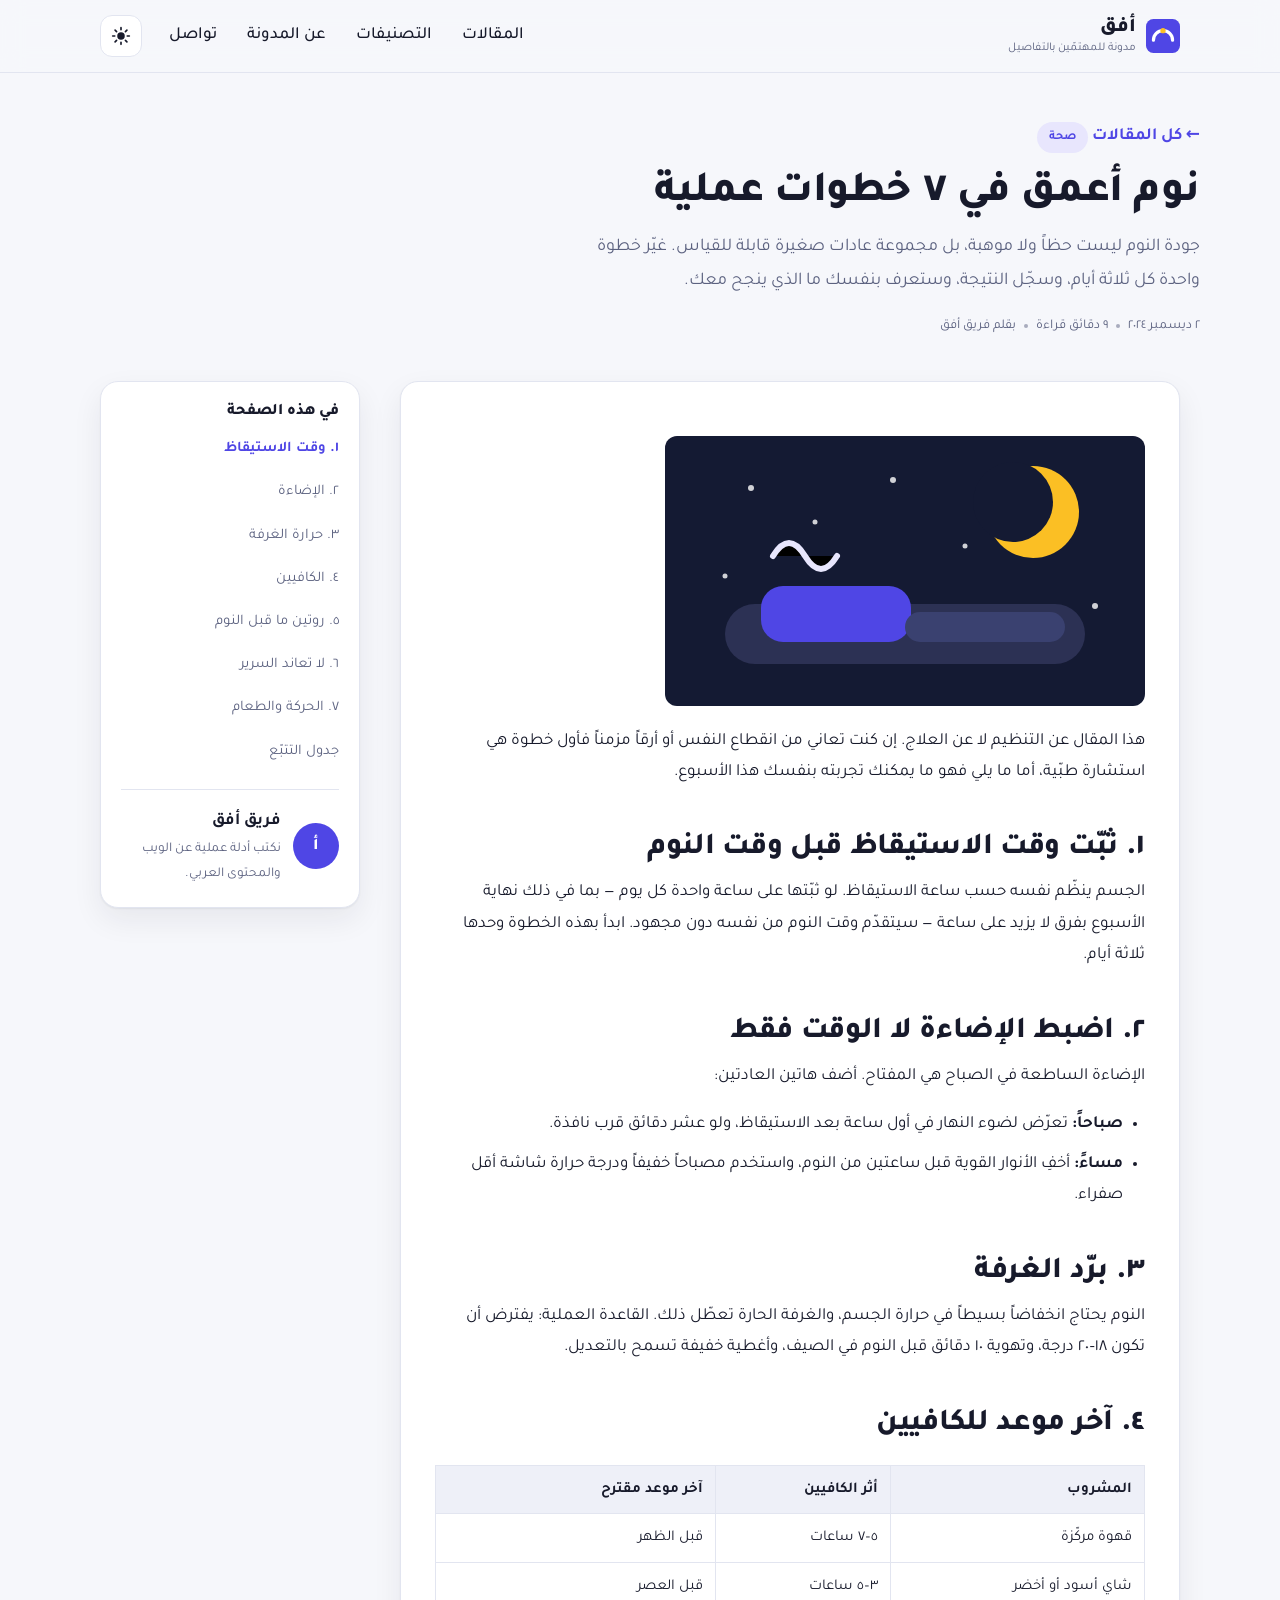
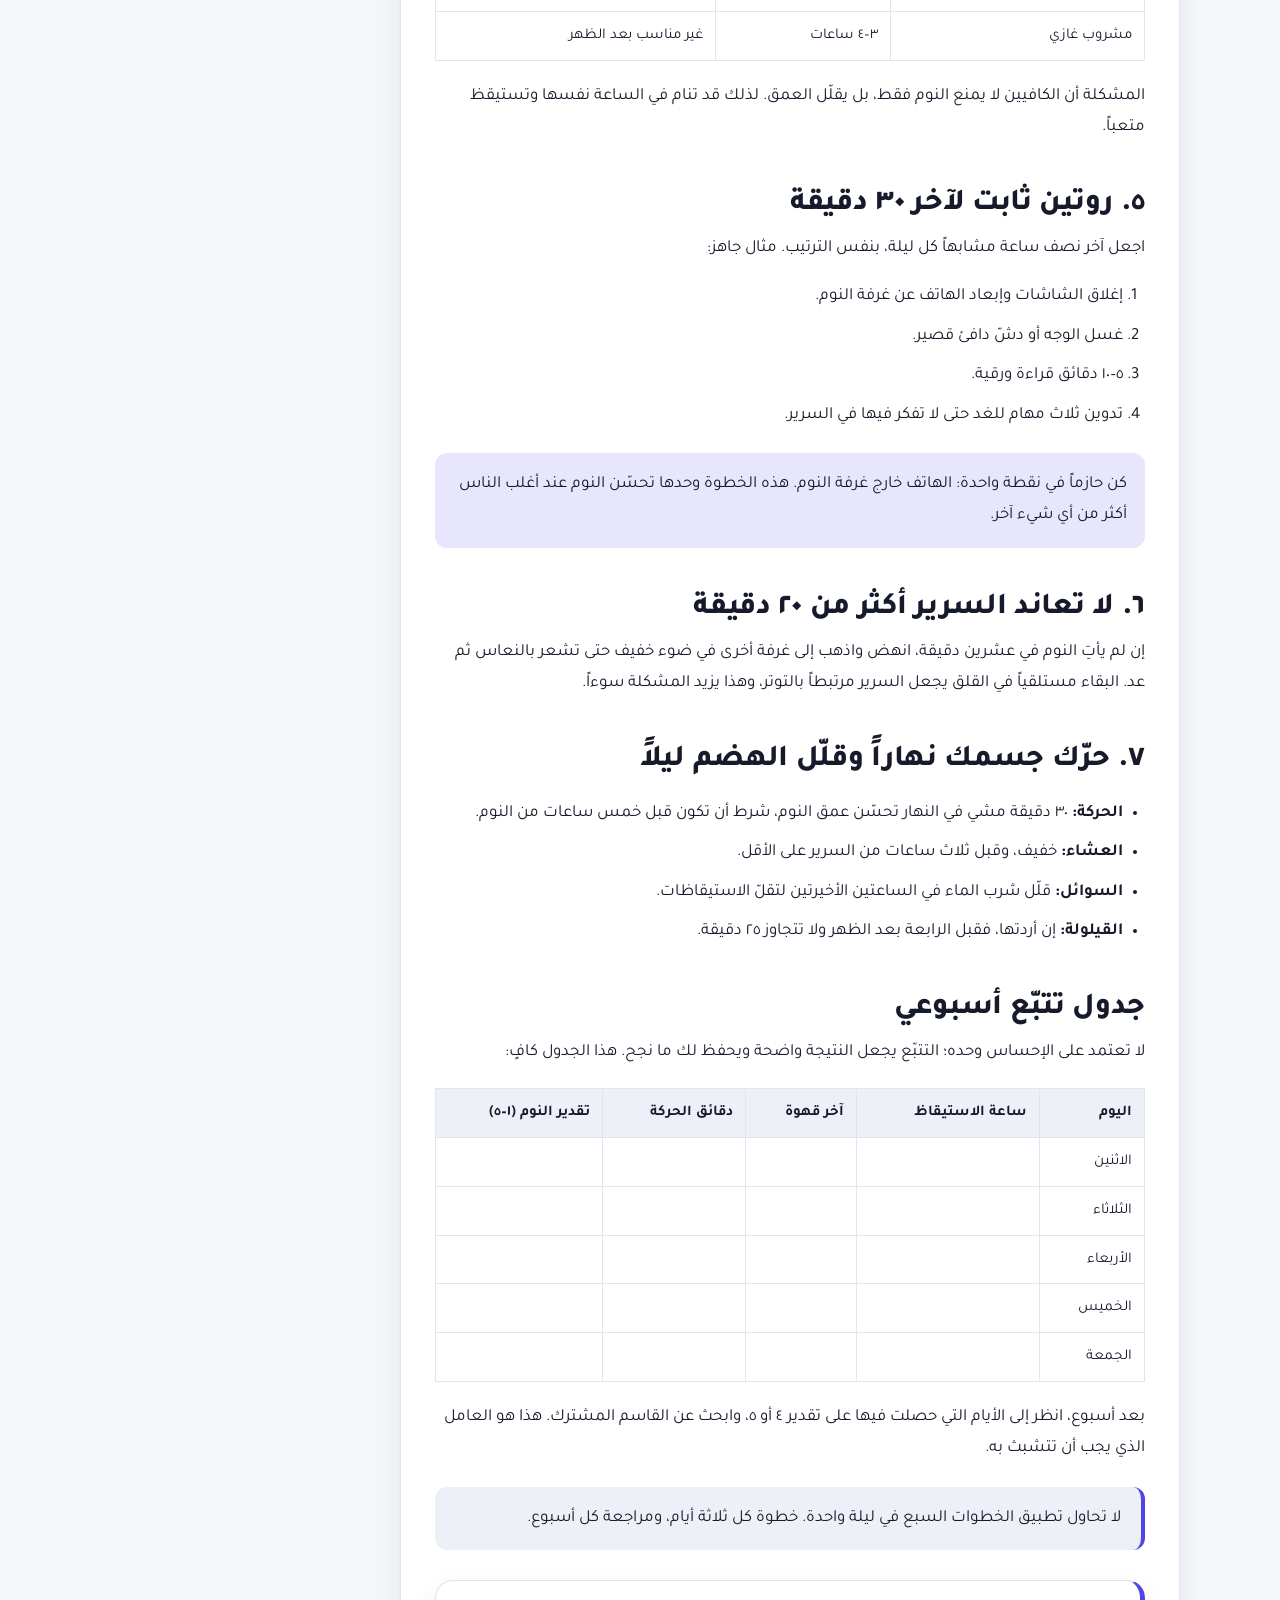
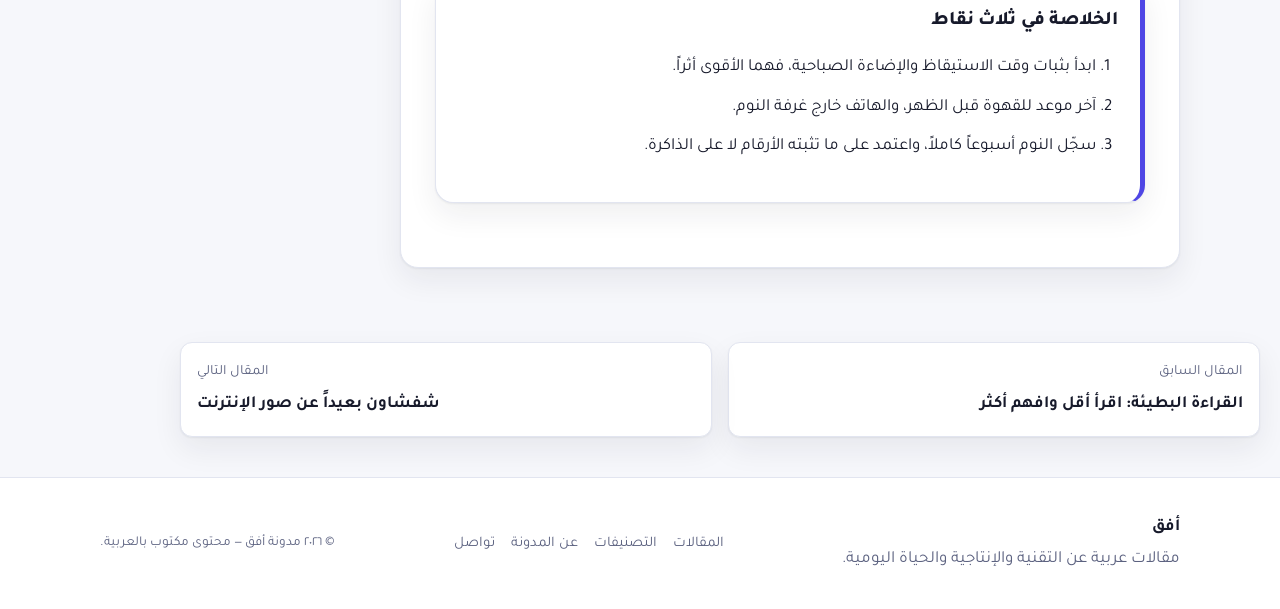
<file: posts/better-sleep.html>
<!DOCTYPE html>
<html lang="ar" dir="rtl">
<head>
<meta charset="UTF-8">
<meta name="viewport" content="width=device-width, initial-scale=1">
<title>نوم أعمق في ٧ خطوات عملية — أفق</title>
<meta name="description" content="سبع خطوات عملية لنوم أعمق: تنظيم الضوء، حرارة الغرفة، الكافيين، روتين ما قبل النوم، وجدول تتبّع أسبوعي واضح.">
<link rel="icon" href="data:image/svg+xml,%3Csvg xmlns='http://www.w3.org/2000/svg' viewBox='0 0 64 64'%3E%3Crect width='64' height='64' rx='14' fill='%234f46e5'/%3E%3Cpath d='M14 40a18 18 0 0 1 36 0' fill='none' stroke='%23fff' stroke-width='6' stroke-linecap='round'/%3E%3Ccircle cx='32' cy='22' r='5' fill='%23fbbf24'/%3E%3C/svg%3E">
<link rel="preconnect" href="https://fonts.googleapis.com">
<link rel="preconnect" href="https://fonts.gstatic.com" crossorigin>
<link href="https://fonts.googleapis.com/css2?family=Tajawal:wght@400;500;700;800&display=swap" rel="stylesheet">
<link rel="stylesheet" href="../css/style.css">
</head>
<body>
<div class="progress-bar" id="progressBar"></div>
<a class="skip-link" href="#main">تخطَّ إلى المحتوى</a>

<header class="site-header">
  <div class="wrap header-inner">
    <a class="brand" href="../index.html">
      <span class="brand-mark" aria-hidden="true">
        <svg viewBox="0 0 64 64" width="34" height="34"><rect width="64" height="64" rx="14" fill="currentColor"/><path d="M14 40a18 18 0 0 1 36 0" fill="none" stroke="#fff" stroke-width="6" stroke-linecap="round"/><circle cx="32" cy="22" r="5" fill="#fbbf24"/></svg>
      </span>
      <span class="brand-text"><strong>أفق</strong><small>مدونة للمهتمّين بالتفاصيل</small></span>
    </a>
    <nav class="nav" id="nav" aria-label="التنقل الرئيسي">
      <a href="../index.html#articles">المقالات</a>
      <a href="../index.html#categories">التصنيفات</a>
      <a href="../index.html#about">عن المدونة</a>
      <a href="../index.html#contact">تواصل</a>
    </nav>
    <div class="header-actions">
      <button class="icon-btn" id="themeToggle" type="button" aria-label="تبديل الوضع الليلي" title="الوضع الليلي">
        <svg class="ico-sun" viewBox="0 0 24 24" width="20" height="20" aria-hidden="true"><circle cx="12" cy="12" r="4.5" fill="currentColor"/><g stroke="currentColor" stroke-width="2" stroke-linecap="round"><path d="M12 2v2.5M12 19.5V22M2 12h2.5M19.5 12H22M4.9 4.9l1.8 1.8M17.3 17.3l1.8 1.8M19.1 4.9l-1.8 1.8M6.7 17.3l-1.8 1.8"/></g></svg>
        <svg class="ico-moon" viewBox="0 0 24 24" width="20" height="20" aria-hidden="true"><path d="M20 14.5A8.5 8.5 0 0 1 9.5 4a8.5 8.5 0 1 0 10.5 10.5Z" fill="currentColor"/></svg>
      </button>
      <button class="icon-btn nav-toggle" id="navToggle" type="button" aria-label="فتح القائمة" aria-expanded="false" aria-controls="nav">
        <svg viewBox="0 0 24 24" width="22" height="22" aria-hidden="true"><g stroke="currentColor" stroke-width="2" stroke-linecap="round"><path d="M4 7h16M4 12h16M4 17h16"/></g></svg>
      </button>
    </div>
  </div>
</header>

<main id="main">
  <div class="wrap article-header">
    <a class="back-link" href="../index.html#articles">← كل المقالات</a>
    <span class="tag">صحة</span>
    <h1>نوم أعمق في ٧ خطوات عملية</h1>
    <p class="article-lead">جودة النوم ليست حظاً ولا موهبة، بل مجموعة عادات صغيرة قابلة للقياس. غيّر خطوة واحدة كل ثلاثة أيام، وسجّل النتيجة، وستعرف بنفسك ما الذي ينجح معك.</p>
    <p class="meta">
      <time datetime="2024-12-02">٢ ديسمبر ٢٠٢٤</time><span class="dot"></span>
      <span>٩ دقائق قراءة</span><span class="dot"></span><span>بقلم فريق أفق</span>
    </p>
  </div>

  <div class="wrap article-layout">
    <article class="article-body">
      <img src="../assets/cover-sleep.svg" alt="رسم لقمر ووسادة تمثّل النوم" width="480" height="270">

      <p>هذا المقال عن التنظيم لا عن العلاج. إن كنت تعاني من انقطاع النفس أو أرقاً مزمناً فأول خطوة هي استشارة طبّية، أما ما يلي فهو ما يمكنك تجربته بنفسك هذا الأسبوع.</p>

      <h2 id="step-1">١. ثبّت وقت الاستيقاظ قبل وقت النوم</h2>
      <p>الجسم ينظّم نفسه حسب ساعة الاستيقاظ. لو ثبّتها على ساعة واحدة كل يوم — بما في ذلك نهاية الأسبوع بفرق لا يزيد على ساعة — سيتقدّم وقت النوم من نفسه دون مجهود. ابدأ بهذه الخطوة وحدها ثلاثة أيام.</p>

      <h2 id="step-2">٢. اضبط الإضاءة لا الوقت فقط</h2>
      <p>الإضاءة الساطعة في الصباح هي المفتاح. أضف هاتين العادتين:</p>
      <ul>
        <li><strong>صباحاً:</strong> تعرّض لضوء النهار في أول ساعة بعد الاستيقاظ، ولو عشر دقائق قرب نافذة.</li>
        <li><strong>مساءً:</strong> أخفِ الأنوار القوية قبل ساعتين من النوم، واستخدم مصباحاً خفيفاً ودرجة حرارة شاشة أقل صفراء.</li>
      </ul>

      <h2 id="step-3">٣. برّد الغرفة</h2>
      <p>النوم يحتاج انخفاضاً بسيطاً في حرارة الجسم، والغرفة الحارة تعطّل ذلك. القاعدة العملية: يفترض أن تكون ١٨–٢٠ درجة، وتهوية ١٠ دقائق قبل النوم في الصيف، وأغطية خفيفة تسمح بالتعديل.</p>

      <h2 id="step-4">٤. آخر موعد للكافيين</h2>
      <table>
        <thead><tr><th>المشروب</th><th>أثر الكافيين</th><th>آخر موعد مقترح</th></tr></thead>
        <tbody>
          <tr><td>قهوة مركّزة</td><td>٥–٧ ساعات</td><td>قبل الظهر</td></tr>
          <tr><td>شاي أسود أو أخضر</td><td>٣–٥ ساعات</td><td>قبل العصر</td></tr>
          <tr><td>مشروب غازي</td><td>٣–٤ ساعات</td><td>غير مناسب بعد الظهر</td></tr>
        </tbody>
      </table>
      <p>المشكلة أن الكافيين لا يمنع النوم فقط، بل يقلّل العمق. لذلك قد تنام في الساعة نفسها وتستيقظ متعباً.</p>

      <h2 id="step-5">٥. روتين ثابت لآخر ٣٠ دقيقة</h2>
      <p>اجعل آخر نصف ساعة مشابهاً كل ليلة، بنفس الترتيب. مثال جاهز:</p>
      <ol>
        <li>إغلاق الشاشات وإبعاد الهاتف عن غرفة النوم.</li>
        <li>غسل الوجه أو دشّ دافئ قصير.</li>
        <li>٥–١٠ دقائق قراءة ورقية.</li>
        <li>تدوين ثلاث مهام للغد حتى لا تفكر فيها في السرير.</li>
      </ol>
      <div class="callout">
        <p>كن حازماً في نقطة واحدة: الهاتف خارج غرفة النوم. هذه الخطوة وحدها تحسّن النوم عند أغلب الناس أكثر من أي شيء آخر.</p>
      </div>

      <h2 id="step-6">٦. لا تعاند السرير أكثر من ٢٠ دقيقة</h2>
      <p>إن لم يأتِ النوم في عشرين دقيقة، انهض واذهب إلى غرفة أخرى في ضوء خفيف حتى تشعر بالنعاس ثم عد. البقاء مستلقياً في القلق يجعل السرير مرتبطاً بالتوتر، وهذا يزيد المشكلة سوءاً.</p>

      <h2 id="step-7">٧. حرّك جسمك نهاراً وقلّل الهضم ليلاً</h2>
      <ul>
        <li><strong>الحركة:</strong> ٣٠ دقيقة مشي في النهار تحسّن عمق النوم، شرط أن تكون قبل خمس ساعات من النوم.</li>
        <li><strong>العشاء:</strong> خفيف، وقبل ثلاث ساعات من السرير على الأقل.</li>
        <li><strong>السوائل:</strong> قلّل شرب الماء في الساعتين الأخيرتين لتقلّ الاستيقاظات.</li>
        <li><strong>القيلولة:</strong> إن أردتها، فقبل الرابعة بعد الظهر ولا تتجاوز ٢٥ دقيقة.</li>
      </ul>

      <h2 id="track">جدول تتبّع أسبوعي</h2>
      <p>لا تعتمد على الإحساس وحده؛ التتبّع يجعل النتيجة واضحة ويحفظ لك ما نجح. هذا الجدول كافٍ:</p>
      <table>
        <thead><tr><th>اليوم</th><th>ساعة الاستيقاظ</th><th>آخر قهوة</th><th>دقائق الحركة</th><th>تقدير النوم (١–٥)</th></tr></thead>
        <tbody>
          <tr><td>الاثنين</td><td></td><td></td><td></td><td></td></tr>
          <tr><td>الثلاثاء</td><td></td><td></td><td></td><td></td></tr>
          <tr><td>الأربعاء</td><td></td><td></td><td></td><td></td></tr>
          <tr><td>الخميس</td><td></td><td></td><td></td><td></td></tr>
          <tr><td>الجمعة</td><td></td><td></td><td></td><td></td></tr>
        </tbody>
      </table>
      <p>بعد أسبوع، انظر إلى الأيام التي حصلت فيها على تقدير ٤ أو ٥، وابحث عن القاسم المشترك. هذا هو العامل الذي يجب أن تتشبث به.</p>
      <blockquote>
        <p>لا تحاول تطبيق الخطوات السبع في ليلة واحدة. خطوة كل ثلاثة أيام، ومراجعة كل أسبوع.</p>
      </blockquote>

      <div class="takeaways">
        <h2>الخلاصة في ثلاث نقاط</h2>
        <ol>
          <li>ابدأ بثبات وقت الاستيقاظ والإضاءة الصباحية، فهما الأقوى أثراً.</li>
          <li>آخر موعد للقهوة قبل الظهر، والهاتف خارج غرفة النوم.</li>
          <li>سجّل النوم أسبوعاً كاملاً، واعتمد على ما تثبته الأرقام لا على الذاكرة.</li>
        </ol>
      </div>
    </article>

    <aside class="side-panel">
      <h3>في هذه الصفحة</h3>
      <ul class="toc">
        <li><a href="#step-1">١. وقت الاستيقاظ</a></li>
        <li><a href="#step-2">٢. الإضاءة</a></li>
        <li><a href="#step-3">٣. حرارة الغرفة</a></li>
        <li><a href="#step-4">٤. الكافيين</a></li>
        <li><a href="#step-5">٥. روتين ما قبل النوم</a></li>
        <li><a href="#step-6">٦. لا تعاند السرير</a></li>
        <li><a href="#step-7">٧. الحركة والطعام</a></li>
        <li><a href="#track">جدول التتبّع</a></li>
      </ul>
      <div class="author-box">
        <span class="author-avatar" aria-hidden="true">أ</span>
        <div><strong>فريق أفق</strong><p>نكتب أدلة عملية عن الويب والمحتوى العربي.</p></div>
      </div>
    </aside>
  </div>

  <nav class="wrap prev-next" aria-label="مقالات أخرى">
    <a href="slow-reading.html"><small>المقال السابق</small><strong>القراءة البطيئة: اقرأ أقل وافهم أكثر</strong></a>
    <a class="next-link" href="chefchaouen.html"><small>المقال التالي</small><strong>شفشاون بعيداً عن صور الإنترنت</strong></a>
  </nav>
</main>

<footer class="site-footer">
  <div class="wrap footer-inner">
    <div><strong>أفق</strong><p class="muted">مقالات عربية عن التقنية والإنتاجية والحياة اليومية.</p></div>
    <ul class="footer-links">
      <li><a href="../index.html#articles">المقالات</a></li>
      <li><a href="../index.html#categories">التصنيفات</a></li>
      <li><a href="../index.html#about">عن المدونة</a></li>
      <li><a href="../index.html#contact">تواصل</a></li>
    </ul>
    <p class="muted small">© <span id="year">٢٠٢٥</span> مدونة أفق — محتوى مكتوب بالعربية.</p>
  </div>
</footer>

<script src="../js/main.js"></script>
</body>
</html>
</file>
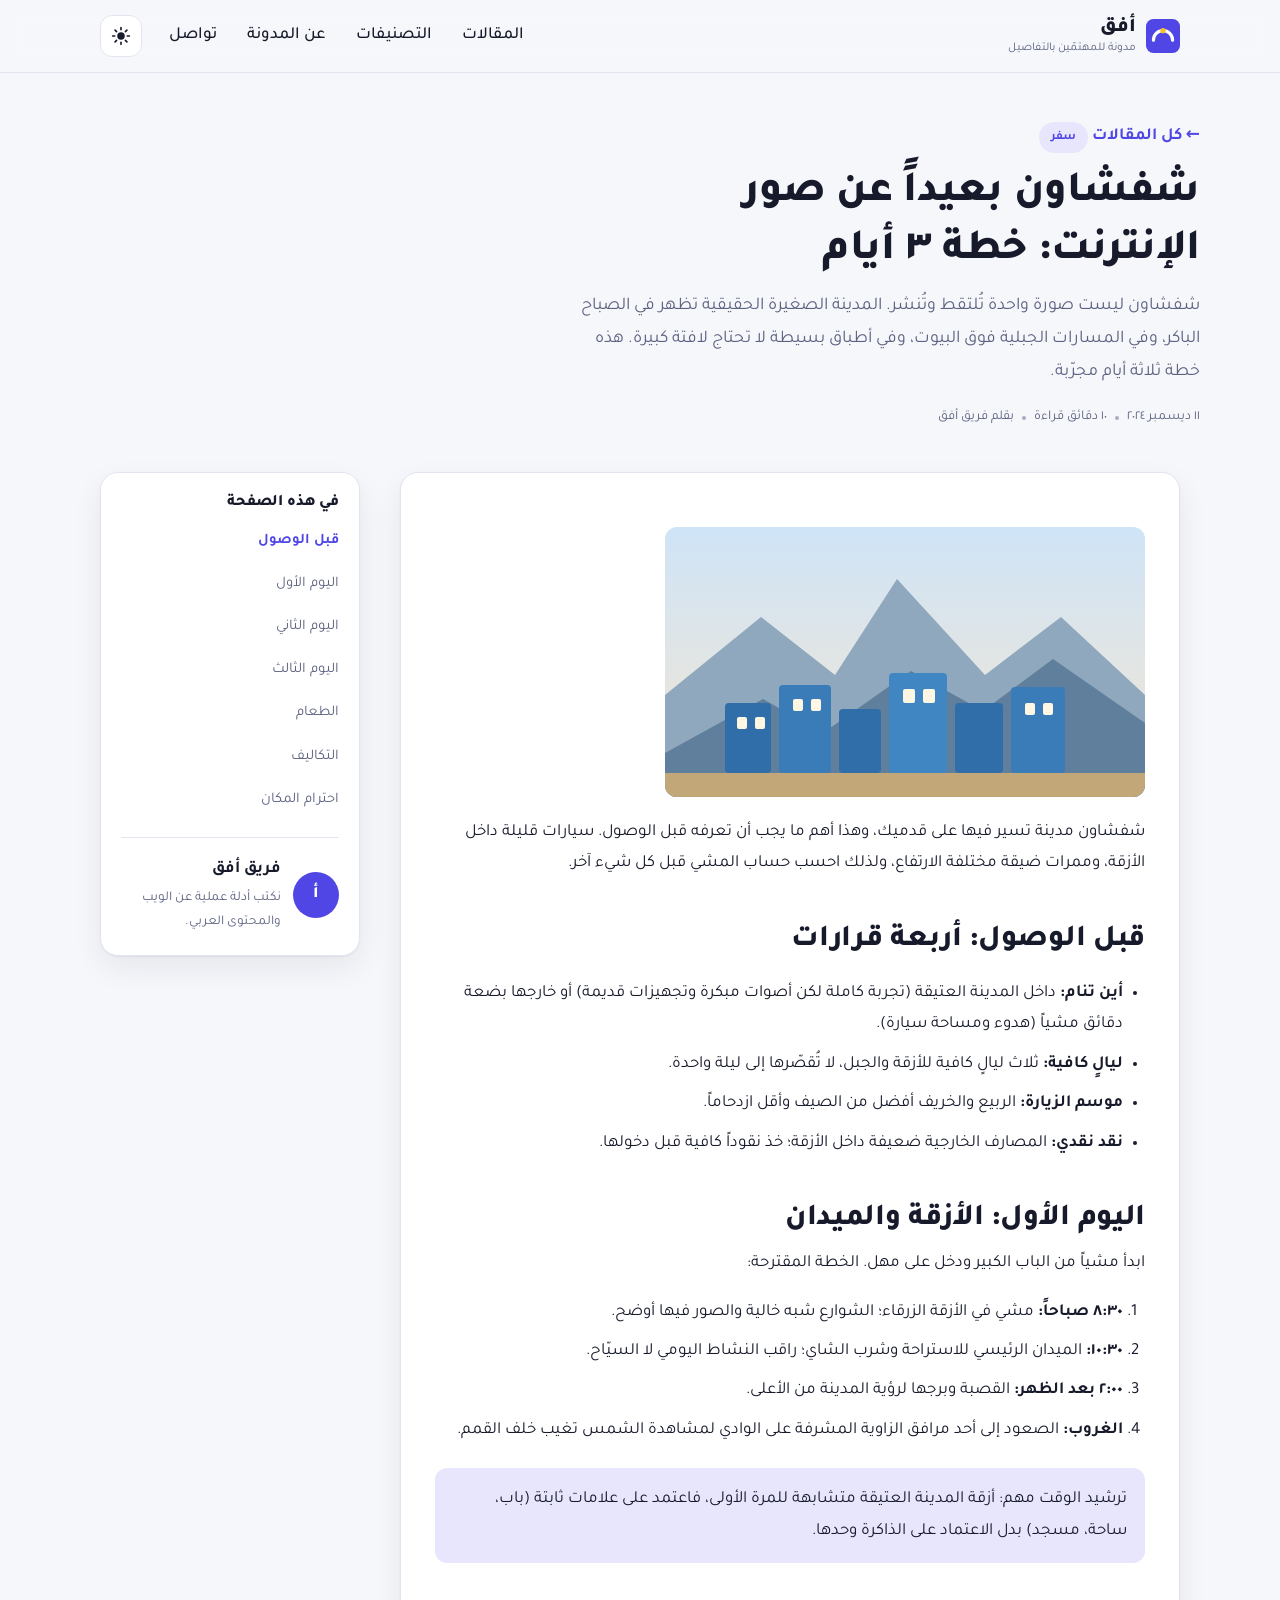
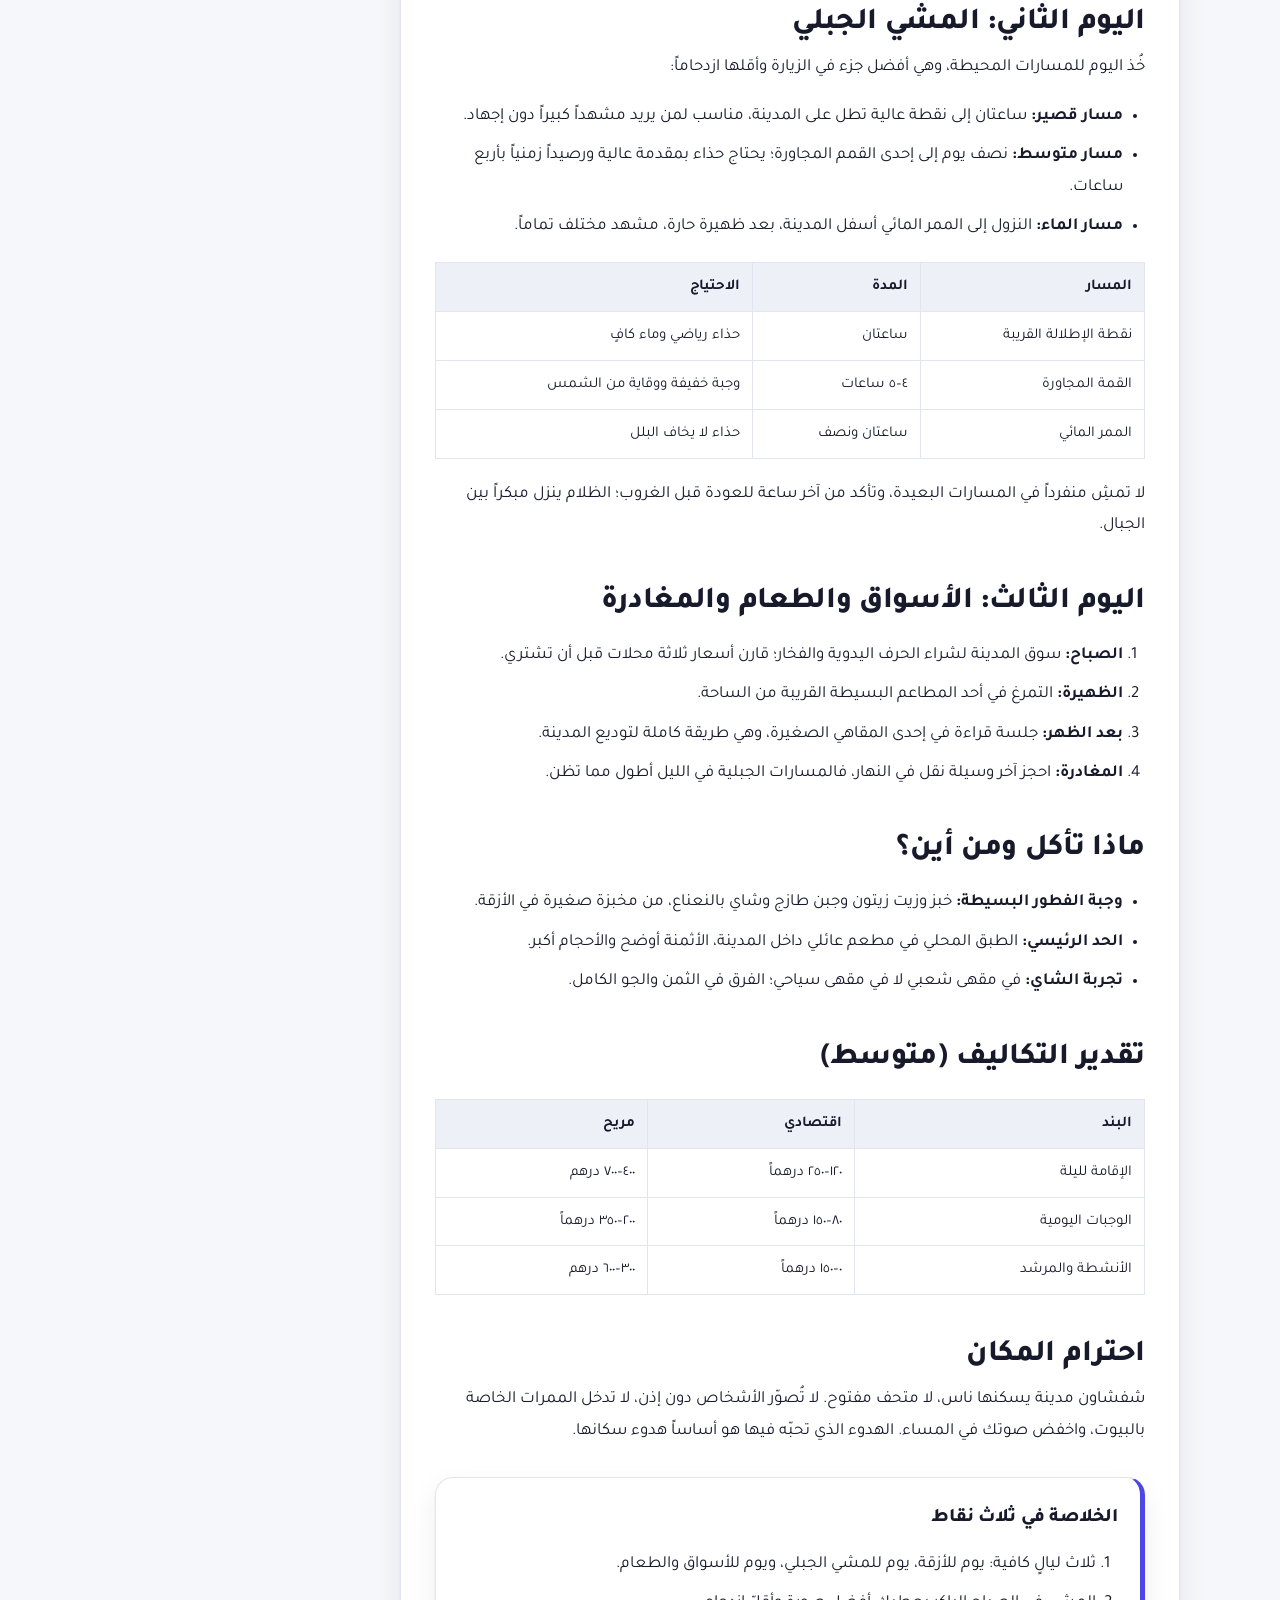
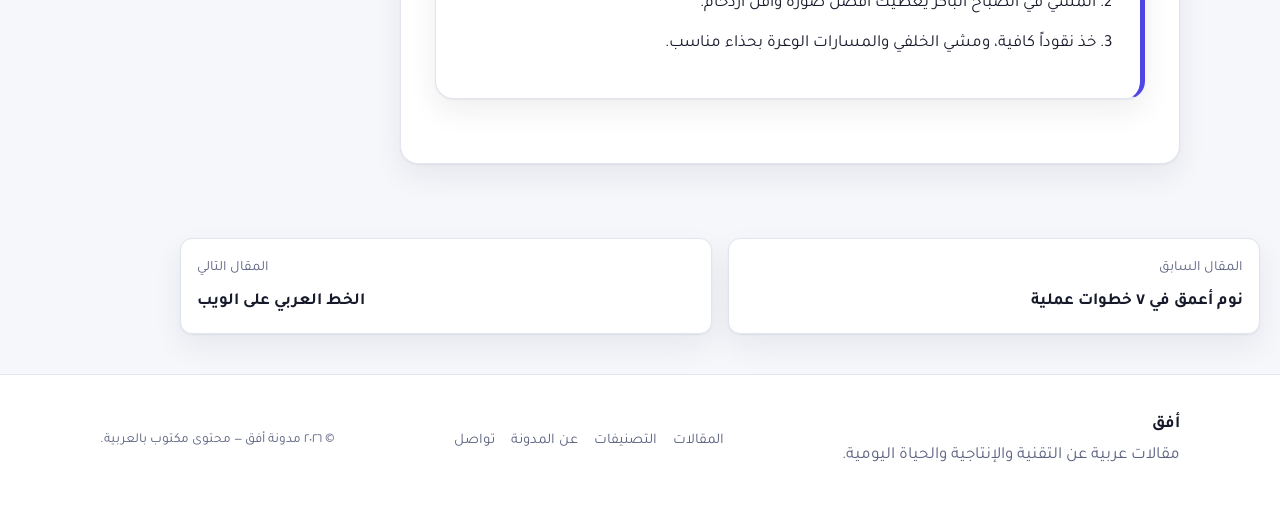
<file: posts/chefchaouen.html>
<!DOCTYPE html>
<html lang="ar" dir="rtl">
<head>
<meta charset="UTF-8">
<meta name="viewport" content="width=device-width, initial-scale=1">
<title>شفشاون بعيداً عن صور الإنترنت: خطة ٣ أيام — أفق</title>
<meta name="description" content="خطة عملية لثلاثة أيام في شفشاون: مسارات المشي، أوقات الهدوء، والأسواق والأطعمة، مع تقدير واضح للتكاليف ونصائح التنقل.">
<link rel="icon" href="data:image/svg+xml,%3Csvg xmlns='http://www.w3.org/2000/svg' viewBox='0 0 64 64'%3E%3Crect width='64' height='64' rx='14' fill='%234f46e5'/%3E%3Cpath d='M14 40a18 18 0 0 1 36 0' fill='none' stroke='%23fff' stroke-width='6' stroke-linecap='round'/%3E%3Ccircle cx='32' cy='22' r='5' fill='%23fbbf24'/%3E%3C/svg%3E">
<link rel="preconnect" href="https://fonts.googleapis.com">
<link rel="preconnect" href="https://fonts.gstatic.com" crossorigin>
<link href="https://fonts.googleapis.com/css2?family=Tajawal:wght@400;500;700;800&display=swap" rel="stylesheet">
<link rel="stylesheet" href="../css/style.css">
</head>
<body>
<div class="progress-bar" id="progressBar"></div>
<a class="skip-link" href="#main">تخطَّ إلى المحتوى</a>

<header class="site-header">
  <div class="wrap header-inner">
    <a class="brand" href="../index.html">
      <span class="brand-mark" aria-hidden="true">
        <svg viewBox="0 0 64 64" width="34" height="34"><rect width="64" height="64" rx="14" fill="currentColor"/><path d="M14 40a18 18 0 0 1 36 0" fill="none" stroke="#fff" stroke-width="6" stroke-linecap="round"/><circle cx="32" cy="22" r="5" fill="#fbbf24"/></svg>
      </span>
      <span class="brand-text"><strong>أفق</strong><small>مدونة للمهتمّين بالتفاصيل</small></span>
    </a>
    <nav class="nav" id="nav" aria-label="التنقل الرئيسي">
      <a href="../index.html#articles">المقالات</a>
      <a href="../index.html#categories">التصنيفات</a>
      <a href="../index.html#about">عن المدونة</a>
      <a href="../index.html#contact">تواصل</a>
    </nav>
    <div class="header-actions">
      <button class="icon-btn" id="themeToggle" type="button" aria-label="تبديل الوضع الليلي" title="الوضع الليلي">
        <svg class="ico-sun" viewBox="0 0 24 24" width="20" height="20" aria-hidden="true"><circle cx="12" cy="12" r="4.5" fill="currentColor"/><g stroke="currentColor" stroke-width="2" stroke-linecap="round"><path d="M12 2v2.5M12 19.5V22M2 12h2.5M19.5 12H22M4.9 4.9l1.8 1.8M17.3 17.3l1.8 1.8M19.1 4.9l-1.8 1.8M6.7 17.3l-1.8 1.8"/></g></svg>
        <svg class="ico-moon" viewBox="0 0 24 24" width="20" height="20" aria-hidden="true"><path d="M20 14.5A8.5 8.5 0 0 1 9.5 4a8.5 8.5 0 1 0 10.5 10.5Z" fill="currentColor"/></svg>
      </button>
      <button class="icon-btn nav-toggle" id="navToggle" type="button" aria-label="فتح القائمة" aria-expanded="false" aria-controls="nav">
        <svg viewBox="0 0 24 24" width="22" height="22" aria-hidden="true"><g stroke="currentColor" stroke-width="2" stroke-linecap="round"><path d="M4 7h16M4 12h16M4 17h16"/></g></svg>
      </button>
    </div>
  </div>
</header>

<main id="main">
  <div class="wrap article-header">
    <a class="back-link" href="../index.html#articles">← كل المقالات</a>
    <span class="tag">سفر</span>
    <h1>شفشاون بعيداً عن صور الإنترنت: خطة ٣ أيام</h1>
    <p class="article-lead">شفشاون ليست صورة واحدة تُلتقط وتُنشر. المدينة الصغيرة الحقيقية تظهر في الصباح الباكر، وفي المسارات الجبلية فوق البيوت، وفي أطباق بسيطة لا تحتاج لافتة كبيرة. هذه خطة ثلاثة أيام مجرّبة.</p>
    <p class="meta">
      <time datetime="2024-12-11">١١ ديسمبر ٢٠٢٤</time><span class="dot"></span>
      <span>١٠ دقائق قراءة</span><span class="dot"></span><span>بقلم فريق أفق</span>
    </p>
  </div>

  <div class="wrap article-layout">
    <article class="article-body">
      <img src="../assets/cover-trip.svg" alt="رسم لبيوت زرقاء على سفح جبل" width="480" height="270">

      <p>شفشاون مدينة تسير فيها على قدميك، وهذا أهم ما يجب أن تعرفه قبل الوصول. سيارات قليلة داخل الأزقة، وممرات ضيقة مختلفة الارتفاع، ولذلك احسب حساب المشي قبل كل شيء آخر.</p>

      <h2 id="before">قبل الوصول: أربعة قرارات</h2>
      <ul>
        <li><strong>أين تنام:</strong> داخل المدينة العتيقة (تجربة كاملة لكن أصوات مبكرة وتجهيزات قديمة) أو خارجها بضعة دقائق مشياً (هدوء ومساحة سيارة).</li>
        <li><strong>ليالٍ كافية:</strong> ثلاث ليالٍ كافية للأزقة والجبل، لا تُقصّرها إلى ليلة واحدة.</li>
        <li><strong>موسم الزيارة:</strong> الربيع والخريف أفضل من الصيف وأقل ازدحاماً.</li>
        <li><strong>نقد نقدي:</strong> المصارف الخارجية ضعيفة داخل الأزقة؛ خذ نقوداً كافية قبل دخولها.</li>
      </ul>

      <h2 id="day-1">اليوم الأول: الأزقة والميدان</h2>
      <p>ابدأ مشياً من الباب الكبير ودخل على مهل. الخطة المقترحة:</p>
      <ol>
        <li><strong>٨:٣٠ صباحاً:</strong> مشي في الأزقة الزرقاء؛ الشوارع شبه خالية والصور فيها أوضح.</li>
        <li><strong>١٠:٣٠:</strong> الميدان الرئيسي للاستراحة وشرب الشاي؛ راقب النشاط اليومي لا السيّاح.</li>
        <li><strong>٢:٠٠ بعد الظهر:</strong> القصبة وبرجها لرؤية المدينة من الأعلى.</li>
        <li><strong>الغروب:</strong> الصعود إلى أحد مرافق الزاوية المشرفة على الوادي لمشاهدة الشمس تغيب خلف القمم.</li>
      </ol>
      <div class="callout">
        <p>ترشيد الوقت مهم: أزقة المدينة العتيقة متشابهة للمرة الأولى، فاعتمد على علامات ثابتة (باب، ساحة، مسجد) بدل الاعتماد على الذاكرة وحدها.</p>
      </div>

      <h2 id="day-2">اليوم الثاني: المشي الجبلي</h2>
      <p>خُذ اليوم للمسارات المحيطة، وهي أفضل جزء في الزيارة وأقلها ازدحاماً:</p>
      <ul>
        <li><strong>مسار قصير:</strong> ساعتان إلى نقطة عالية تطل على المدينة، مناسب لمن يريد مشهداً كبيراً دون إجهاد.</li>
        <li><strong>مسار متوسط:</strong> نصف يوم إلى إحدى القمم المجاورة؛ يحتاج حذاء بمقدمة عالية ورصيداً زمنياً بأربع ساعات.</li>
        <li><strong>مسار الماء:</strong> النزول إلى الممر المائي أسفل المدينة، بعد ظهيرة حارة، مشهد مختلف تماماً.</li>
      </ul>
      <table>
        <thead><tr><th>المسار</th><th>المدة</th><th>الاحتياج</th></tr></thead>
        <tbody>
          <tr><td>نقطة الإطلالة القريبة</td><td>ساعتان</td><td>حذاء رياضي وماء كافٍ</td></tr>
          <tr><td>القمة المجاورة</td><td>٤–٥ ساعات</td><td>وجبة خفيفة ووقاية من الشمس</td></tr>
          <tr><td>الممر المائي</td><td>ساعتان ونصف</td><td>حذاء لا يخاف البلل</td></tr>
        </tbody>
      </table>
      <p>لا تمشِ منفرداً في المسارات البعيدة، وتأكد من آخر ساعة للعودة قبل الغروب؛ الظلام ينزل مبكراً بين الجبال.</p>

      <h2 id="day-3">اليوم الثالث: الأسواق والطعام والمغادرة</h2>
      <ol>
        <li><strong>الصباح:</strong> سوق المدينة لشراء الحرف اليدوية والفخار؛ قارن أسعار ثلاثة محلات قبل أن تشتري.</li>
        <li><strong>الظهيرة:</strong> التمرغ في أحد المطاعم البسيطة القريبة من الساحة.</li>
        <li><strong>بعد الظهر:</strong> جلسة قراءة في إحدى المقاهي الصغيرة، وهي طريقة كاملة لتوديع المدينة.</li>
        <li><strong>المغادرة:</strong> احجز آخر وسيلة نقل في النهار، فالمسارات الجبلية في الليل أطول مما تظن.</li>
      </ol>

      <h2 id="food">ماذا تأكل ومن أين؟</h2>
      <ul>
        <li><strong>وجبة الفطور البسيطة:</strong> خبز وزيت زيتون وجبن طازج وشاي بالنعناع، من مخبزة صغيرة في الأزقة.</li>
        <li><strong>الحد الرئيسي:</strong> الطبق المحلي في مطعم عائلي داخل المدينة، الأثمنة أوضح والأحجام أكبر.</li>
        <li><strong>تجربة الشاي:</strong> في مقهى شعبي لا في مقهى سياحي؛ الفرق في الثمن والجو الكامل.</li>
      </ul>

      <h2 id="costs">تقدير التكاليف (متوسط)</h2>
      <table>
        <thead><tr><th>البند</th><th>اقتصادي</th><th>مريح</th></tr></thead>
        <tbody>
          <tr><td>الإقامة لليلة</td><td>١٢٠–٢٥٠ درهماً</td><td>٤٠٠–٧٠٠ درهم</td></tr>
          <tr><td>الوجبات اليومية</td><td>٨٠–١٥٠ درهماً</td><td>٢٠٠–٣٥٠ درهماً</td></tr>
          <tr><td>الأنشطة والمرشد</td><td>٠–١٥٠ درهماً</td><td>٣٠٠–٦٠٠ درهم</td></tr>
        </tbody>
      </table>

      <h2 id="respect">احترام المكان</h2>
      <p>شفشاون مدينة يسكنها ناس، لا متحف مفتوح. لا تُصوّر الأشخاص دون إذن، لا تدخل الممرات الخاصة بالبيوت، واخفض صوتك في المساء. الهدوء الذي تحبّه فيها هو أساساً هدوء سكانها.</p>

      <div class="takeaways">
        <h2>الخلاصة في ثلاث نقاط</h2>
        <ol>
          <li>ثلاث ليالٍ كافية: يوم للأزقة، يوم للمشي الجبلي، ويوم للأسواق والطعام.</li>
          <li>المشي في الصباح الباكر يعطيك أفضل صورة وأقلّ ازدحام.</li>
          <li>خذ نقوداً كافية، ومشي الخلفي والمسارات الوعرة بحذاء مناسب.</li>
        </ol>
      </div>
    </article>

    <aside class="side-panel">
      <h3>في هذه الصفحة</h3>
      <ul class="toc">
        <li><a href="#before">قبل الوصول</a></li>
        <li><a href="#day-1">اليوم الأول</a></li>
        <li><a href="#day-2">اليوم الثاني</a></li>
        <li><a href="#day-3">اليوم الثالث</a></li>
        <li><a href="#food">الطعام</a></li>
        <li><a href="#costs">التكاليف</a></li>
        <li><a href="#respect">احترام المكان</a></li>
      </ul>
      <div class="author-box">
        <span class="author-avatar" aria-hidden="true">أ</span>
        <div><strong>فريق أفق</strong><p>نكتب أدلة عملية عن الويب والمحتوى العربي.</p></div>
      </div>
    </aside>
  </div>

  <nav class="wrap prev-next" aria-label="مقالات أخرى">
    <a href="better-sleep.html"><small>المقال السابق</small><strong>نوم أعمق في ٧ خطوات عملية</strong></a>
    <a class="next-link" href="arabic-type.html"><small>المقال التالي</small><strong>الخط العربي على الويب</strong></a>
  </nav>
</main>

<footer class="site-footer">
  <div class="wrap footer-inner">
    <div><strong>أفق</strong><p class="muted">مقالات عربية عن التقنية والإنتاجية والحياة اليومية.</p></div>
    <ul class="footer-links">
      <li><a href="../index.html#articles">المقالات</a></li>
      <li><a href="../index.html#categories">التصنيفات</a></li>
      <li><a href="../index.html#about">عن المدونة</a></li>
      <li><a href="../index.html#contact">تواصل</a></li>
    </ul>
    <p class="muted small">© <span id="year">٢٠٢٥</span> مدونة أفق — محتوى مكتوب بالعربية.</p>
  </div>
</footer>

<script src="../js/main.js"></script>
</body>
</html>
</file>
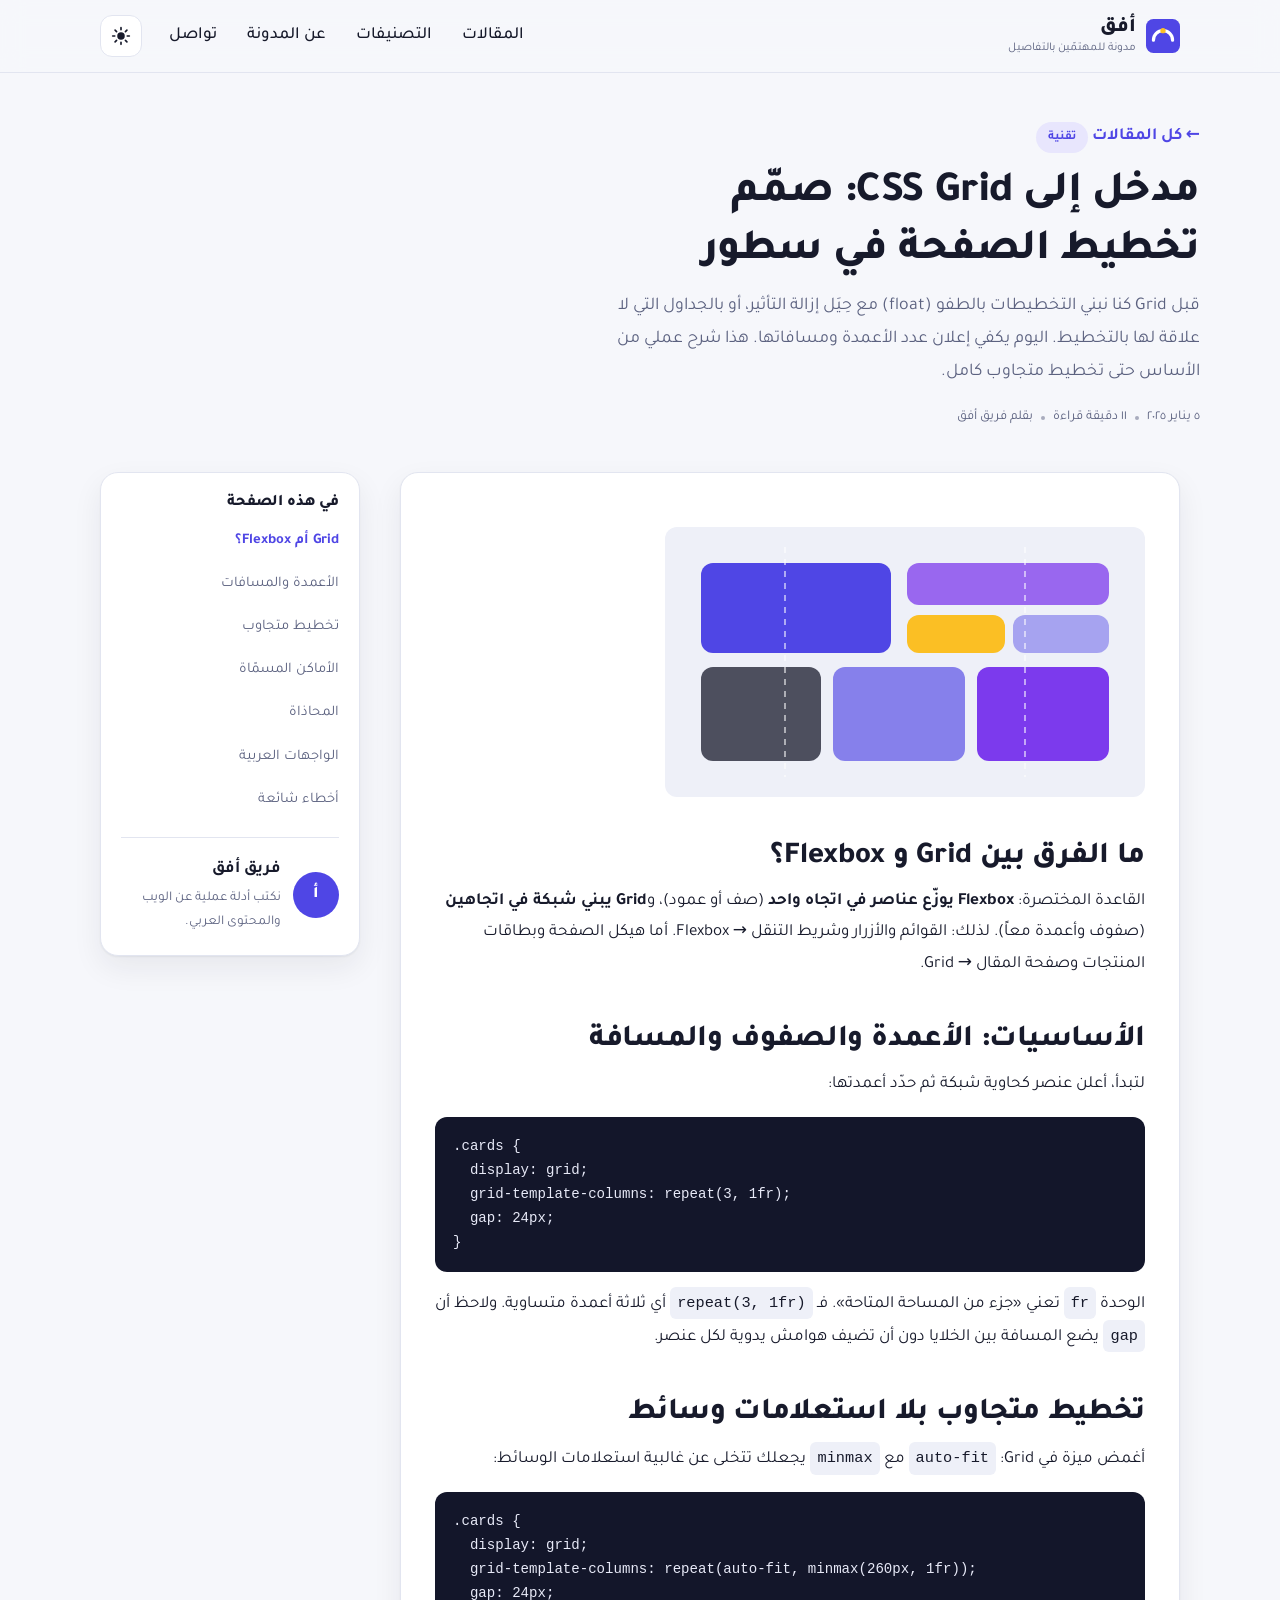
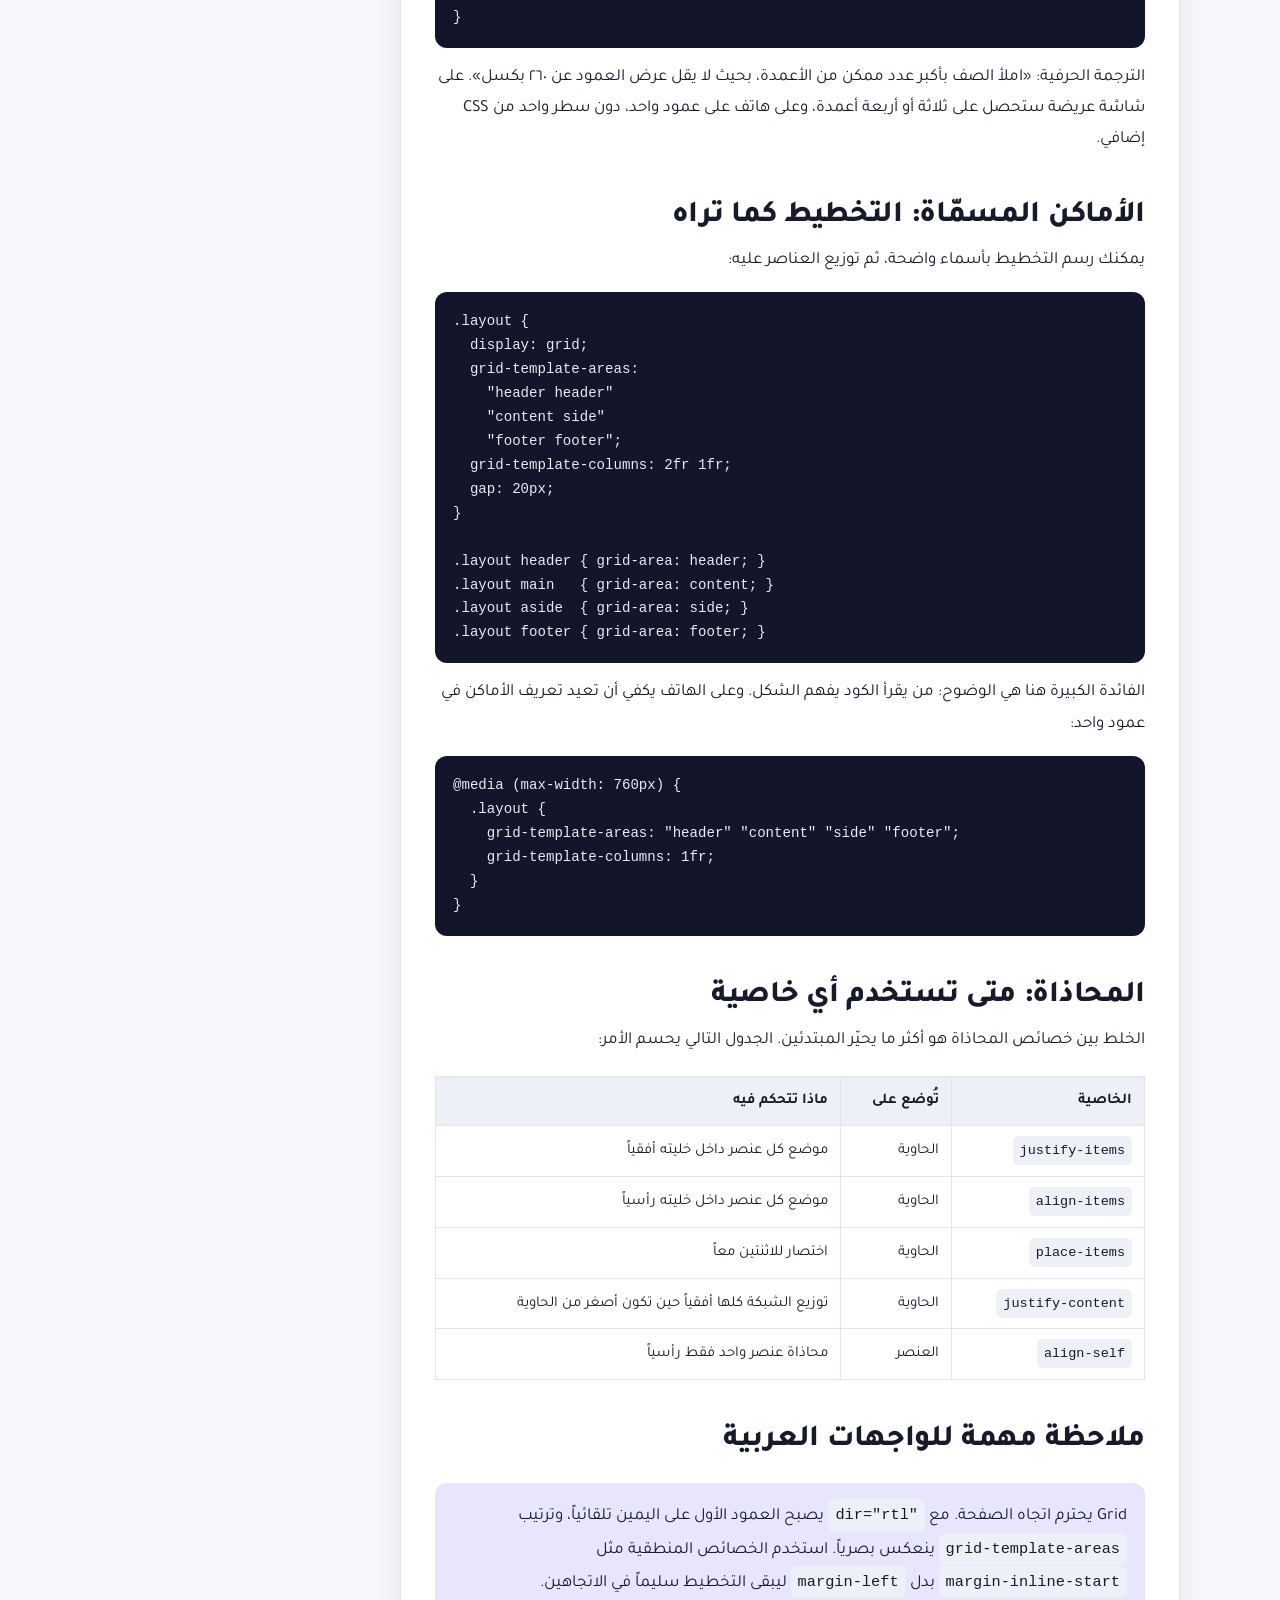
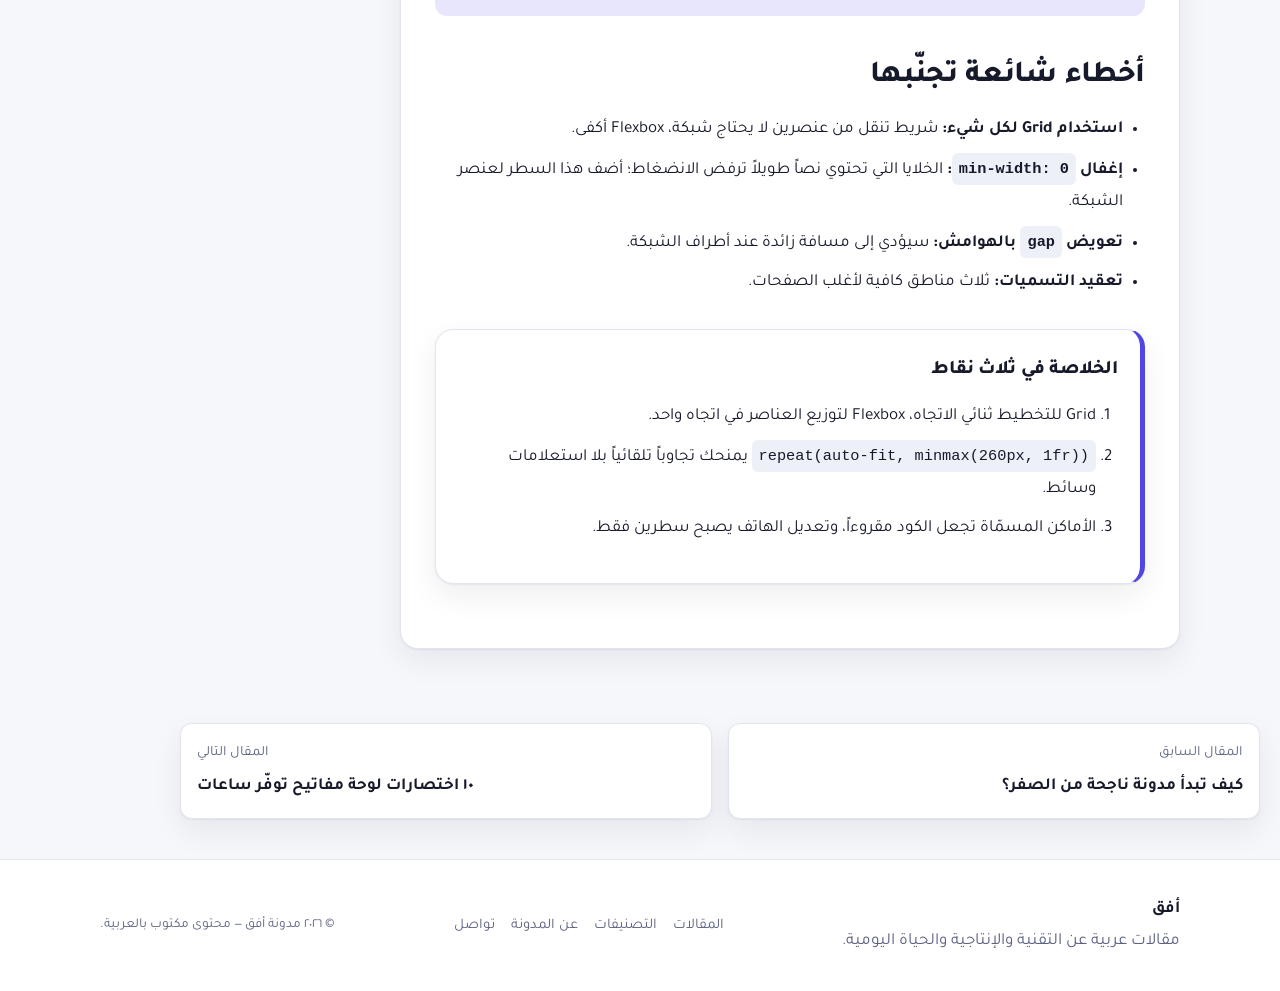
<file: posts/css-grid.html>
<!DOCTYPE html>
<html lang="ar" dir="rtl">
<head>
<meta charset="UTF-8">
<meta name="viewport" content="width=device-width, initial-scale=1">
<title>مدخل إلى CSS Grid: صمّم تخطيط الصفحة في سطور — أفق</title>
<meta name="description" content="شرح عملي لـ CSS Grid بالعربية: الأعمدة والصفوف، المسافات، الأماكن المسمّاة، والتخطيط المتجاوب بأمثلة قابلة للنسخ.">
<link rel="icon" href="data:image/svg+xml,%3Csvg xmlns='http://www.w3.org/2000/svg' viewBox='0 0 64 64'%3E%3Crect width='64' height='64' rx='14' fill='%234f46e5'/%3E%3Cpath d='M14 40a18 18 0 0 1 36 0' fill='none' stroke='%23fff' stroke-width='6' stroke-linecap='round'/%3E%3Ccircle cx='32' cy='22' r='5' fill='%23fbbf24'/%3E%3C/svg%3E">
<link rel="preconnect" href="https://fonts.googleapis.com">
<link rel="preconnect" href="https://fonts.gstatic.com" crossorigin>
<link href="https://fonts.googleapis.com/css2?family=Tajawal:wght@400;500;700;800&display=swap" rel="stylesheet">
<link rel="stylesheet" href="../css/style.css">
</head>
<body>
<div class="progress-bar" id="progressBar"></div>
<a class="skip-link" href="#main">تخطَّ إلى المحتوى</a>

<header class="site-header">
  <div class="wrap header-inner">
    <a class="brand" href="../index.html">
      <span class="brand-mark" aria-hidden="true">
        <svg viewBox="0 0 64 64" width="34" height="34"><rect width="64" height="64" rx="14" fill="currentColor"/><path d="M14 40a18 18 0 0 1 36 0" fill="none" stroke="#fff" stroke-width="6" stroke-linecap="round"/><circle cx="32" cy="22" r="5" fill="#fbbf24"/></svg>
      </span>
      <span class="brand-text"><strong>أفق</strong><small>مدونة للمهتمّين بالتفاصيل</small></span>
    </a>
    <nav class="nav" id="nav" aria-label="التنقل الرئيسي">
      <a href="../index.html#articles">المقالات</a>
      <a href="../index.html#categories">التصنيفات</a>
      <a href="../index.html#about">عن المدونة</a>
      <a href="../index.html#contact">تواصل</a>
    </nav>
    <div class="header-actions">
      <button class="icon-btn" id="themeToggle" type="button" aria-label="تبديل الوضع الليلي" title="الوضع الليلي">
        <svg class="ico-sun" viewBox="0 0 24 24" width="20" height="20" aria-hidden="true"><circle cx="12" cy="12" r="4.5" fill="currentColor"/><g stroke="currentColor" stroke-width="2" stroke-linecap="round"><path d="M12 2v2.5M12 19.5V22M2 12h2.5M19.5 12H22M4.9 4.9l1.8 1.8M17.3 17.3l1.8 1.8M19.1 4.9l-1.8 1.8M6.7 17.3l-1.8 1.8"/></g></svg>
        <svg class="ico-moon" viewBox="0 0 24 24" width="20" height="20" aria-hidden="true"><path d="M20 14.5A8.5 8.5 0 0 1 9.5 4a8.5 8.5 0 1 0 10.5 10.5Z" fill="currentColor"/></svg>
      </button>
      <button class="icon-btn nav-toggle" id="navToggle" type="button" aria-label="فتح القائمة" aria-expanded="false" aria-controls="nav">
        <svg viewBox="0 0 24 24" width="22" height="22" aria-hidden="true"><g stroke="currentColor" stroke-width="2" stroke-linecap="round"><path d="M4 7h16M4 12h16M4 17h16"/></g></svg>
      </button>
    </div>
  </div>
</header>

<main id="main">
  <div class="wrap article-header">
    <a class="back-link" href="../index.html#articles">← كل المقالات</a>
    <span class="tag">تقنية</span>
    <h1>مدخل إلى CSS Grid: صمّم تخطيط الصفحة في سطور</h1>
    <p class="article-lead">قبل Grid كنا نبني التخطيطات بالطفو (float) مع حِيَل إزالة التأثير، أو بالجداول التي لا علاقة لها بالتخطيط. اليوم يكفي إعلان عدد الأعمدة ومسافاتها. هذا شرح عملي من الأساس حتى تخطيط متجاوب كامل.</p>
    <p class="meta">
      <time datetime="2025-01-05">٥ يناير ٢٠٢٥</time><span class="dot"></span>
      <span>١١ دقيقة قراءة</span><span class="dot"></span><span>بقلم فريق أفق</span>
    </p>
  </div>

  <div class="wrap article-layout">
    <article class="article-body">
      <img src="../assets/cover-grid.svg" alt="رسم لشبكة من مستطيلات ملوّنة تمثّل أعمدة وصفوف CSS Grid" width="480" height="270">

      <h2 id="what">ما الفرق بين Grid و Flexbox؟</h2>
      <p>القاعدة المختصرة: <strong>Flexbox يوزّع عناصر في اتجاه واحد</strong> (صف أو عمود)، و<strong>Grid يبني شبكة في اتجاهين</strong> (صفوف وأعمدة معاً). لذلك: القوائم والأزرار وشريط التنقل → Flexbox. أما هيكل الصفحة وبطاقات المنتجات وصفحة المقال → Grid.</p>

      <h2 id="basics">الأساسيات: الأعمدة والصفوف والمسافة</h2>
      <p>لتبدأ، أعلن عنصر كحاوية شبكة ثم حدّد أعمدتها:</p>
      <pre><code>.cards {
  display: grid;
  grid-template-columns: repeat(3, 1fr);
  gap: 24px;
}</code></pre>
      <p>الوحدة <code>fr</code> تعني «جزء من المساحة المتاحة». فـ <code>repeat(3, 1fr)</code> أي ثلاثة أعمدة متساوية. ولاحظ أن <code>gap</code> يضع المسافة بين الخلايا دون أن تضيف هوامش يدوية لكل عنصر.</p>

      <h2 id="responsive">تخطيط متجاوب بلا استعلامات وسائط</h2>
      <p>أغمض ميزة في Grid: <code>auto-fit</code> مع <code>minmax</code> يجعلك تتخلى عن غالبية استعلامات الوسائط:</p>
      <pre><code>.cards {
  display: grid;
  grid-template-columns: repeat(auto-fit, minmax(260px, 1fr));
  gap: 24px;
}</code></pre>
      <p>الترجمة الحرفية: «املأ الصف بأكبر عدد ممكن من الأعمدة، بحيث لا يقل عرض العمود عن ٢٦٠ بكسل». على شاشة عريضة ستحصل على ثلاثة أو أربعة أعمدة، وعلى هاتف على عمود واحد، دون سطر واحد من CSS إضافي.</p>

      <h2 id="areas">الأماكن المسمّاة: التخطيط كما تراه</h2>
      <p>يمكنك رسم التخطيط بأسماء واضحة، ثم توزيع العناصر عليه:</p>
      <pre><code>.layout {
  display: grid;
  grid-template-areas:
    "header header"
    "content side"
    "footer footer";
  grid-template-columns: 2fr 1fr;
  gap: 20px;
}

.layout header { grid-area: header; }
.layout main   { grid-area: content; }
.layout aside  { grid-area: side; }
.layout footer { grid-area: footer; }</code></pre>
      <p>الفائدة الكبيرة هنا هي الوضوح: من يقرأ الكود يفهم الشكل. وعلى الهاتف يكفي أن تعيد تعريف الأماكن في عمود واحد:</p>
      <pre><code>@media (max-width: 760px) {
  .layout {
    grid-template-areas: "header" "content" "side" "footer";
    grid-template-columns: 1fr;
  }
}</code></pre>

      <h2 id="align">المحاذاة: متى تستخدم أي خاصية</h2>
      <p>الخلط بين خصائص المحاذاة هو أكثر ما يحيّر المبتدئين. الجدول التالي يحسم الأمر:</p>
      <table>
        <thead><tr><th>الخاصية</th><th>تُوضع على</th><th>ماذا تتحكم فيه</th></tr></thead>
        <tbody>
          <tr><td><code>justify-items</code></td><td>الحاوية</td><td>موضع كل عنصر داخل خليته أفقياً</td></tr>
          <tr><td><code>align-items</code></td><td>الحاوية</td><td>موضع كل عنصر داخل خليته رأسياً</td></tr>
          <tr><td><code>place-items</code></td><td>الحاوية</td><td>اختصار للاثنتين معاً</td></tr>
          <tr><td><code>justify-content</code></td><td>الحاوية</td><td>توزيع الشبكة كلها أفقياً حين تكون أصغر من الحاوية</td></tr>
          <tr><td><code>align-self</code></td><td>العنصر</td><td>محاذاة عنصر واحد فقط رأسياً</td></tr>
        </tbody>
      </table>

      <h2 id="rtl">ملاحظة مهمة للواجهات العربية</h2>
      <div class="callout">
        <p>Grid يحترم اتجاه الصفحة. مع <code>dir="rtl"</code> يصبح العمود الأول على اليمين تلقائياً، وترتيب <code>grid-template-areas</code> ينعكس بصرياً. استخدم الخصائص المنطقية مثل <code>margin-inline-start</code> بدل <code>margin-left</code> ليبقى التخطيط سليماً في الاتجاهين.</p>
      </div>

      <h2 id="tips">أخطاء شائعة تجنّبها</h2>
      <ul>
        <li><strong>استخدام Grid لكل شيء:</strong> شريط تنقل من عنصرين لا يحتاج شبكة، Flexbox أكفى.</li>
        <li><strong>إغفال <code>min-width: 0</code>:</strong> الخلايا التي تحتوي نصاً طويلاً ترفض الانضغاط؛ أضف هذا السطر لعنصر الشبكة.</li>
        <li><strong>تعويض <code>gap</code> بالهوامش:</strong> سيؤدي إلى مسافة زائدة عند أطراف الشبكة.</li>
        <li><strong>تعقيد التسميات:</strong> ثلاث مناطق كافية لأغلب الصفحات.</li>
      </ul>

      <div class="takeaways">
        <h2>الخلاصة في ثلاث نقاط</h2>
        <ol>
          <li>Grid للتخطيط ثنائي الاتجاه، Flexbox لتوزيع العناصر في اتجاه واحد.</li>
          <li><code>repeat(auto-fit, minmax(260px, 1fr))</code> يمنحك تجاوباً تلقائياً بلا استعلامات وسائط.</li>
          <li>الأماكن المسمّاة تجعل الكود مقروءاً، وتعديل الهاتف يصبح سطرين فقط.</li>
        </ol>
      </div>
    </article>

    <aside class="side-panel">
      <h3>في هذه الصفحة</h3>
      <ul class="toc">
        <li><a href="#what">Grid أم Flexbox؟</a></li>
        <li><a href="#basics">الأعمدة والمسافات</a></li>
        <li><a href="#responsive">تخطيط متجاوب</a></li>
        <li><a href="#areas">الأماكن المسمّاة</a></li>
        <li><a href="#align">المحاذاة</a></li>
        <li><a href="#rtl">الواجهات العربية</a></li>
        <li><a href="#tips">أخطاء شائعة</a></li>
      </ul>
      <div class="author-box">
        <span class="author-avatar" aria-hidden="true">أ</span>
        <div><strong>فريق أفق</strong><p>نكتب أدلة عملية عن الويب والمحتوى العربي.</p></div>
      </div>
    </aside>
  </div>

  <nav class="wrap prev-next" aria-label="مقالات أخرى">
    <a href="start-a-blog.html"><small>المقال السابق</small><strong>كيف تبدأ مدونة ناجحة من الصفر؟</strong></a>
    <a class="next-link" href="keyboard-shortcuts.html"><small>المقال التالي</small><strong>١٠ اختصارات لوحة مفاتيح توفّر ساعات</strong></a>
  </nav>
</main>

<footer class="site-footer">
  <div class="wrap footer-inner">
    <div><strong>أفق</strong><p class="muted">مقالات عربية عن التقنية والإنتاجية والحياة اليومية.</p></div>
    <ul class="footer-links">
      <li><a href="../index.html#articles">المقالات</a></li>
      <li><a href="../index.html#categories">التصنيفات</a></li>
      <li><a href="../index.html#about">عن المدونة</a></li>
      <li><a href="../index.html#contact">تواصل</a></li>
    </ul>
    <p class="muted small">© <span id="year">٢٠٢٥</span> مدونة أفق — محتوى مكتوب بالعربية.</p>
  </div>
</footer>

<script src="../js/main.js"></script>
</body>
</html>
</file>
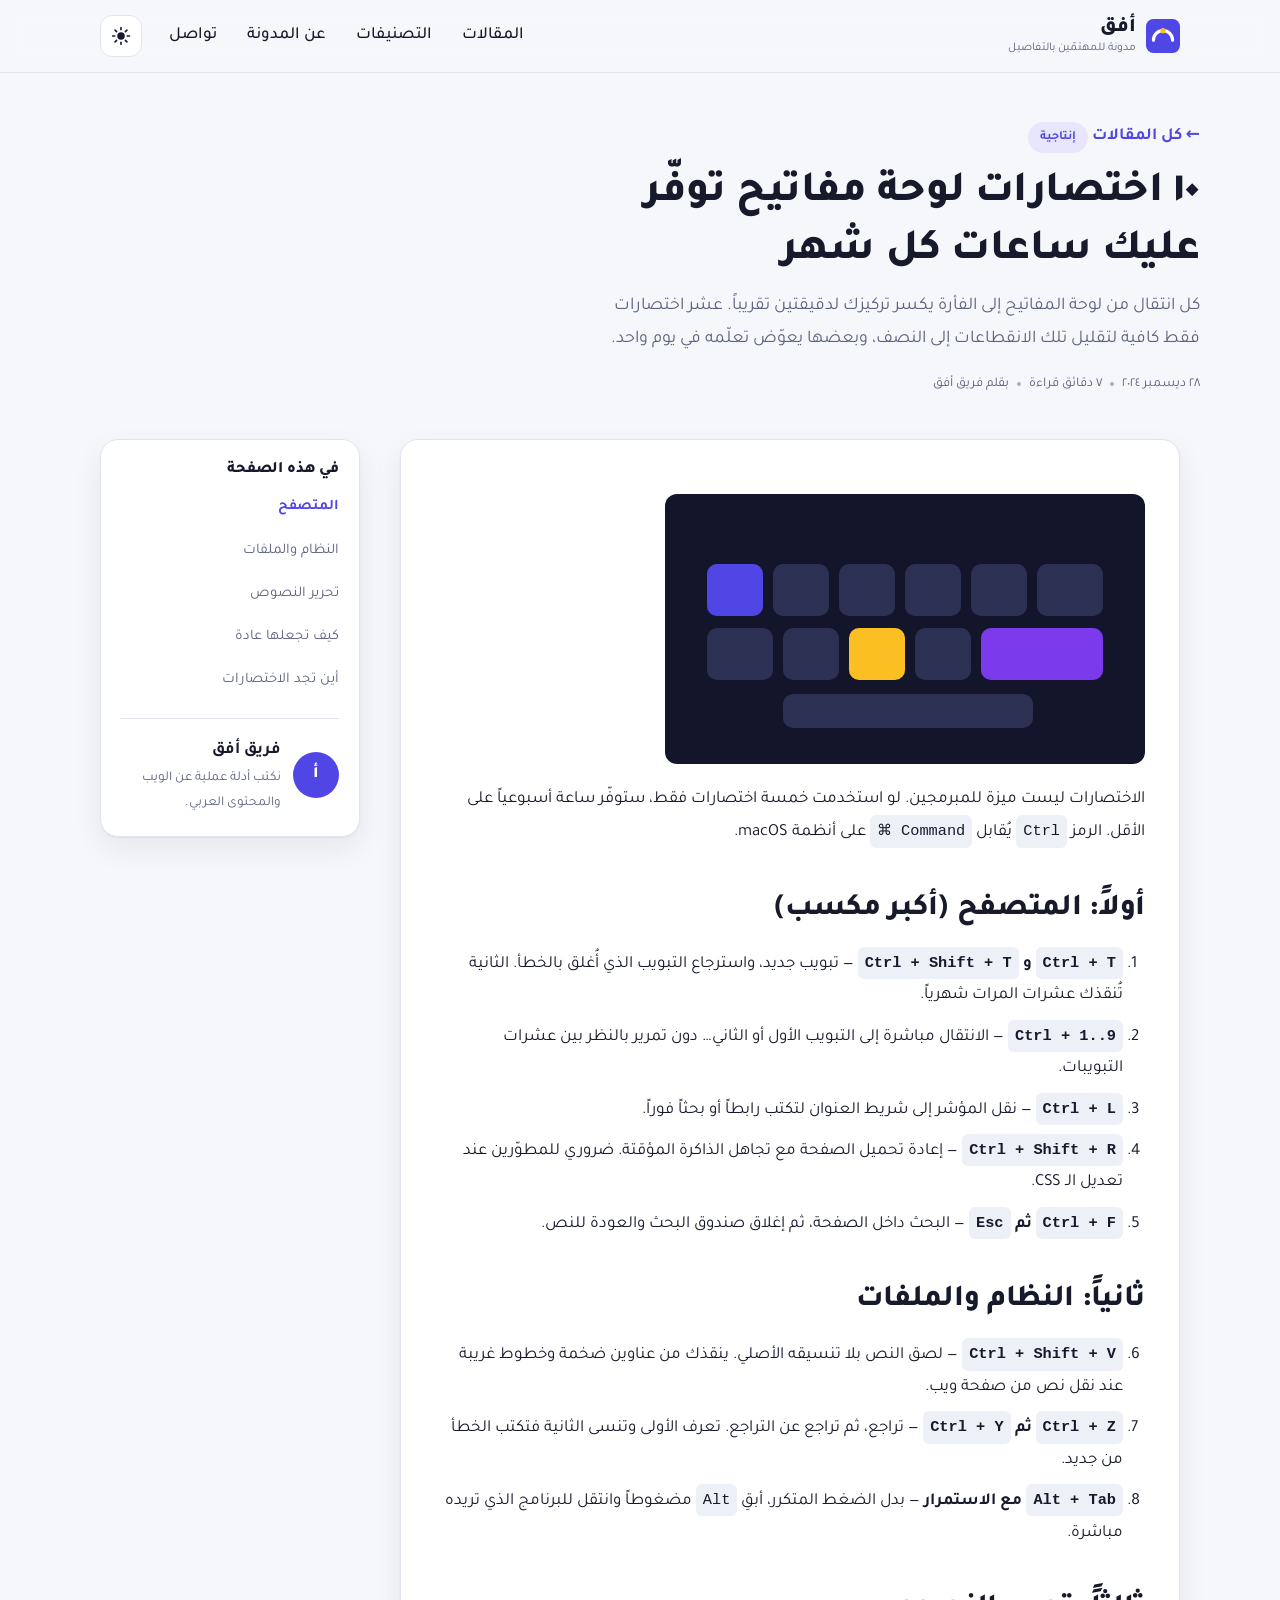
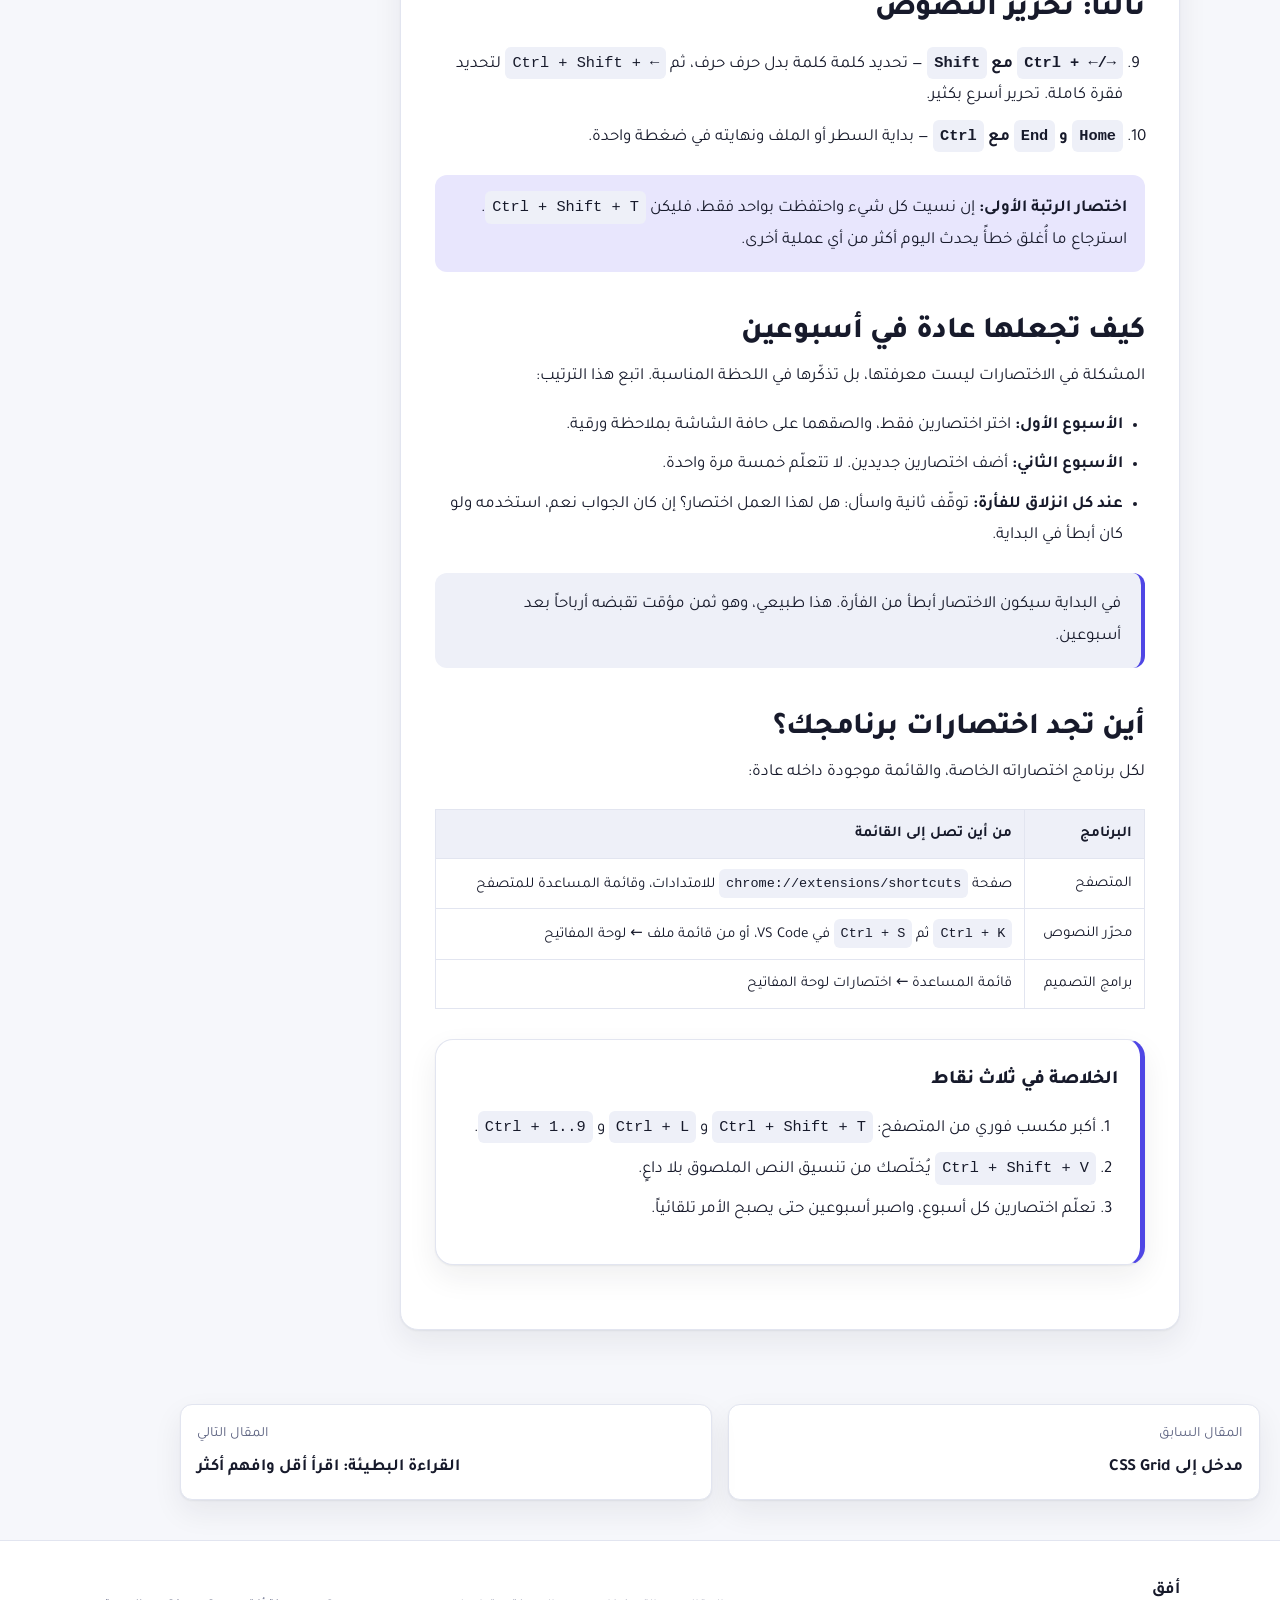
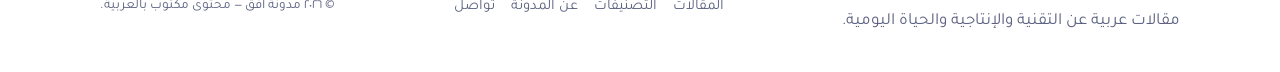
<file: posts/keyboard-shortcuts.html>
<!DOCTYPE html>
<html lang="ar" dir="rtl">
<head>
<meta charset="UTF-8">
<meta name="viewport" content="width=device-width, initial-scale=1">
<title>١٠ اختصارات لوحة مفاتيح توفّر عليك ساعات كل شهر — أفق</title>
<meta name="description" content="عشرة اختصارات لوحة مفاتيح عملية للنظام والمتصفح والتحرير النصي، مع طريقة تدريب تجعلها عادة تلقائية في أسبوعين.">
<link rel="icon" href="data:image/svg+xml,%3Csvg xmlns='http://www.w3.org/2000/svg' viewBox='0 0 64 64'%3E%3Crect width='64' height='64' rx='14' fill='%234f46e5'/%3E%3Cpath d='M14 40a18 18 0 0 1 36 0' fill='none' stroke='%23fff' stroke-width='6' stroke-linecap='round'/%3E%3Ccircle cx='32' cy='22' r='5' fill='%23fbbf24'/%3E%3C/svg%3E">
<link rel="preconnect" href="https://fonts.googleapis.com">
<link rel="preconnect" href="https://fonts.gstatic.com" crossorigin>
<link href="https://fonts.googleapis.com/css2?family=Tajawal:wght@400;500;700;800&display=swap" rel="stylesheet">
<link rel="stylesheet" href="../css/style.css">
</head>
<body>
<div class="progress-bar" id="progressBar"></div>
<a class="skip-link" href="#main">تخطَّ إلى المحتوى</a>

<header class="site-header">
  <div class="wrap header-inner">
    <a class="brand" href="../index.html">
      <span class="brand-mark" aria-hidden="true">
        <svg viewBox="0 0 64 64" width="34" height="34"><rect width="64" height="64" rx="14" fill="currentColor"/><path d="M14 40a18 18 0 0 1 36 0" fill="none" stroke="#fff" stroke-width="6" stroke-linecap="round"/><circle cx="32" cy="22" r="5" fill="#fbbf24"/></svg>
      </span>
      <span class="brand-text"><strong>أفق</strong><small>مدونة للمهتمّين بالتفاصيل</small></span>
    </a>
    <nav class="nav" id="nav" aria-label="التنقل الرئيسي">
      <a href="../index.html#articles">المقالات</a>
      <a href="../index.html#categories">التصنيفات</a>
      <a href="../index.html#about">عن المدونة</a>
      <a href="../index.html#contact">تواصل</a>
    </nav>
    <div class="header-actions">
      <button class="icon-btn" id="themeToggle" type="button" aria-label="تبديل الوضع الليلي" title="الوضع الليلي">
        <svg class="ico-sun" viewBox="0 0 24 24" width="20" height="20" aria-hidden="true"><circle cx="12" cy="12" r="4.5" fill="currentColor"/><g stroke="currentColor" stroke-width="2" stroke-linecap="round"><path d="M12 2v2.5M12 19.5V22M2 12h2.5M19.5 12H22M4.9 4.9l1.8 1.8M17.3 17.3l1.8 1.8M19.1 4.9l-1.8 1.8M6.7 17.3l-1.8 1.8"/></g></svg>
        <svg class="ico-moon" viewBox="0 0 24 24" width="20" height="20" aria-hidden="true"><path d="M20 14.5A8.5 8.5 0 0 1 9.5 4a8.5 8.5 0 1 0 10.5 10.5Z" fill="currentColor"/></svg>
      </button>
      <button class="icon-btn nav-toggle" id="navToggle" type="button" aria-label="فتح القائمة" aria-expanded="false" aria-controls="nav">
        <svg viewBox="0 0 24 24" width="22" height="22" aria-hidden="true"><g stroke="currentColor" stroke-width="2" stroke-linecap="round"><path d="M4 7h16M4 12h16M4 17h16"/></g></svg>
      </button>
    </div>
  </div>
</header>

<main id="main">
  <div class="wrap article-header">
    <a class="back-link" href="../index.html#articles">← كل المقالات</a>
    <span class="tag">إنتاجية</span>
    <h1>١٠ اختصارات لوحة مفاتيح توفّر عليك ساعات كل شهر</h1>
    <p class="article-lead">كل انتقال من لوحة المفاتيح إلى الفأرة يكسر تركيزك لدقيقتين تقريباً. عشر اختصارات فقط كافية لتقليل تلك الانقطاعات إلى النصف، وبعضها يعوّض تعلّمه في يوم واحد.</p>
    <p class="meta">
      <time datetime="2024-12-28">٢٨ ديسمبر ٢٠٢٤</time><span class="dot"></span>
      <span>٧ دقائق قراءة</span><span class="dot"></span><span>بقلم فريق أفق</span>
    </p>
  </div>

  <div class="wrap article-layout">
    <article class="article-body">
      <img src="../assets/cover-keys.svg" alt="رسم للوحة مفاتيح بأزرار ملوّنة" width="480" height="270">

      <p>الاختصارات ليست ميزة للمبرمجين. لو استخدمت خمسة اختصارات فقط، ستوفّر ساعة أسبوعياً على الأقل. الرمز <code>Ctrl</code> يُقابل <code>⌘ Command</code> على أنظمة macOS.</p>

      <h2 id="browser">أولاً: المتصفح (أكبر مكسب)</h2>
      <ol>
        <li><strong><code>Ctrl + T</code> و <code>Ctrl + Shift + T</code></strong> — تبويب جديد، واسترجاع التبويب الذي أُغلق بالخطأ. الثانية تُنقذك عشرات المرات شهرياً.</li>
        <li><strong><code>Ctrl + 1..9</code></strong> — الانتقال مباشرة إلى التبويب الأول أو الثاني… دون تمرير بالنظر بين عشرات التبويبات.</li>
        <li><strong><code>Ctrl + L</code></strong> — نقل المؤشر إلى شريط العنوان لتكتب رابطاً أو بحثاً فوراً.</li>
        <li><strong><code>Ctrl + Shift + R</code></strong> — إعادة تحميل الصفحة مع تجاهل الذاكرة المؤقتة. ضروري للمطوّرين عند تعديل الـ CSS.</li>
        <li><strong><code>Ctrl + F</code> ثم <code>Esc</code></strong> — البحث داخل الصفحة، ثم إغلاق صندوق البحث والعودة للنص.</li>
      </ol>

      <h2 id="system">ثانياً: النظام والملفات</h2>
      <ol start="6">
        <li><strong><code>Ctrl + Shift + V</code></strong> — لصق النص بلا تنسيقه الأصلي. ينقذك من عناوين ضخمة وخطوط غريبة عند نقل نص من صفحة ويب.</li>
        <li><strong><code>Ctrl + Z</code> ثم <code>Ctrl + Y</code></strong> — تراجع، ثم تراجع عن التراجع. تعرف الأولى وتنسى الثانية فتكتب الخطأ من جديد.</li>
        <li><strong><code>Alt + Tab</code> مع الاستمرار</strong> — بدل الضغط المتكرر، أبقِ <code>Alt</code> مضغوطاً وانتقل للبرنامج الذي تريده مباشرة.</li>
      </ol>

      <h2 id="editor">ثالثاً: تحرير النصوص</h2>
      <ol start="9">
        <li><strong><code>Ctrl + ←/→</code> مع <code>Shift</code></strong> — تحديد كلمة كلمة بدل حرف حرف، ثم <code>Ctrl + Shift + ←</code> لتحديد فقرة كاملة. تحرير أسرع بكثير.</li>
        <li><strong><code>Home</code> و <code>End</code> مع <code>Ctrl</code></strong> — بداية السطر أو الملف ونهايته في ضغطة واحدة.</li>
      </ol>

      <div class="callout">
        <p><strong>اختصار الرتبة الأولى:</strong> إن نسيت كل شيء واحتفظت بواحد فقط، فليكن <code>Ctrl + Shift + T</code>. استرجاع ما أُغلق خطأً يحدث اليوم أكثر من أي عملية أخرى.</p>
      </div>

      <h2 id="learn">كيف تجعلها عادة في أسبوعين</h2>
      <p>المشكلة في الاختصارات ليست معرفتها، بل تذكّرها في اللحظة المناسبة. اتبع هذا الترتيب:</p>
      <ul>
        <li><strong>الأسبوع الأول:</strong> اختر اختصارين فقط، والصقهما على حافة الشاشة بملاحظة ورقية.</li>
        <li><strong>الأسبوع الثاني:</strong> أضف اختصارين جديدين. لا تتعلّم خمسة مرة واحدة.</li>
        <li><strong>عند كل انزلاق للفأرة:</strong> توقّف ثانية واسأل: هل لهذا العمل اختصار؟ إن كان الجواب نعم، استخدمه ولو كان أبطأ في البداية.</li>
      </ul>
      <blockquote>
        <p>في البداية سيكون الاختصار أبطأ من الفأرة. هذا طبيعي، وهو ثمن مؤقت تقبضه أرباحاً بعد أسبوعين.</p>
      </blockquote>

      <h2 id="where">أين تجد اختصارات برنامجك؟</h2>
      <p>لكل برنامج اختصاراته الخاصة، والقائمة موجودة داخله عادة:</p>
      <table>
        <thead><tr><th>البرنامج</th><th>من أين تصل إلى القائمة</th></tr></thead>
        <tbody>
          <tr><td>المتصفح</td><td>صفحة <code>chrome://extensions/shortcuts</code> للامتدادات، وقائمة المساعدة للمتصفح</td></tr>
          <tr><td>محرّر النصوص</td><td><code>Ctrl + K</code> ثم <code>Ctrl + S</code> في VS Code، أو من قائمة ملف ← لوحة المفاتيح</td></tr>
          <tr><td>برامج التصميم</td><td>قائمة المساعدة ← اختصارات لوحة المفاتيح</td></tr>
        </tbody>
      </table>

      <div class="takeaways">
        <h2>الخلاصة في ثلاث نقاط</h2>
        <ol>
          <li>أكبر مكسب فوري من المتصفح: <code>Ctrl + Shift + T</code> و <code>Ctrl + L</code> و <code>Ctrl + 1..9</code>.</li>
          <li><code>Ctrl + Shift + V</code> يُخلّصك من تنسيق النص الملصوق بلا داعٍ.</li>
          <li>تعلّم اختصارين كل أسبوع، واصبر أسبوعين حتى يصبح الأمر تلقائياً.</li>
        </ol>
      </div>
    </article>

    <aside class="side-panel">
      <h3>في هذه الصفحة</h3>
      <ul class="toc">
        <li><a href="#browser">المتصفح</a></li>
        <li><a href="#system">النظام والملفات</a></li>
        <li><a href="#editor">تحرير النصوص</a></li>
        <li><a href="#learn">كيف تجعلها عادة</a></li>
        <li><a href="#where">أين تجد الاختصارات</a></li>
      </ul>
      <div class="author-box">
        <span class="author-avatar" aria-hidden="true">أ</span>
        <div><strong>فريق أفق</strong><p>نكتب أدلة عملية عن الويب والمحتوى العربي.</p></div>
      </div>
    </aside>
  </div>

  <nav class="wrap prev-next" aria-label="مقالات أخرى">
    <a href="css-grid.html"><small>المقال السابق</small><strong>مدخل إلى CSS Grid</strong></a>
    <a class="next-link" href="slow-reading.html"><small>المقال التالي</small><strong>القراءة البطيئة: اقرأ أقل وافهم أكثر</strong></a>
  </nav>
</main>

<footer class="site-footer">
  <div class="wrap footer-inner">
    <div><strong>أفق</strong><p class="muted">مقالات عربية عن التقنية والإنتاجية والحياة اليومية.</p></div>
    <ul class="footer-links">
      <li><a href="../index.html#articles">المقالات</a></li>
      <li><a href="../index.html#categories">التصنيفات</a></li>
      <li><a href="../index.html#about">عن المدونة</a></li>
      <li><a href="../index.html#contact">تواصل</a></li>
    </ul>
    <p class="muted small">© <span id="year">٢٠٢٥</span> مدونة أفق — محتوى مكتوب بالعربية.</p>
  </div>
</footer>

<script src="../js/main.js"></script>
</body>
</html>
</file>
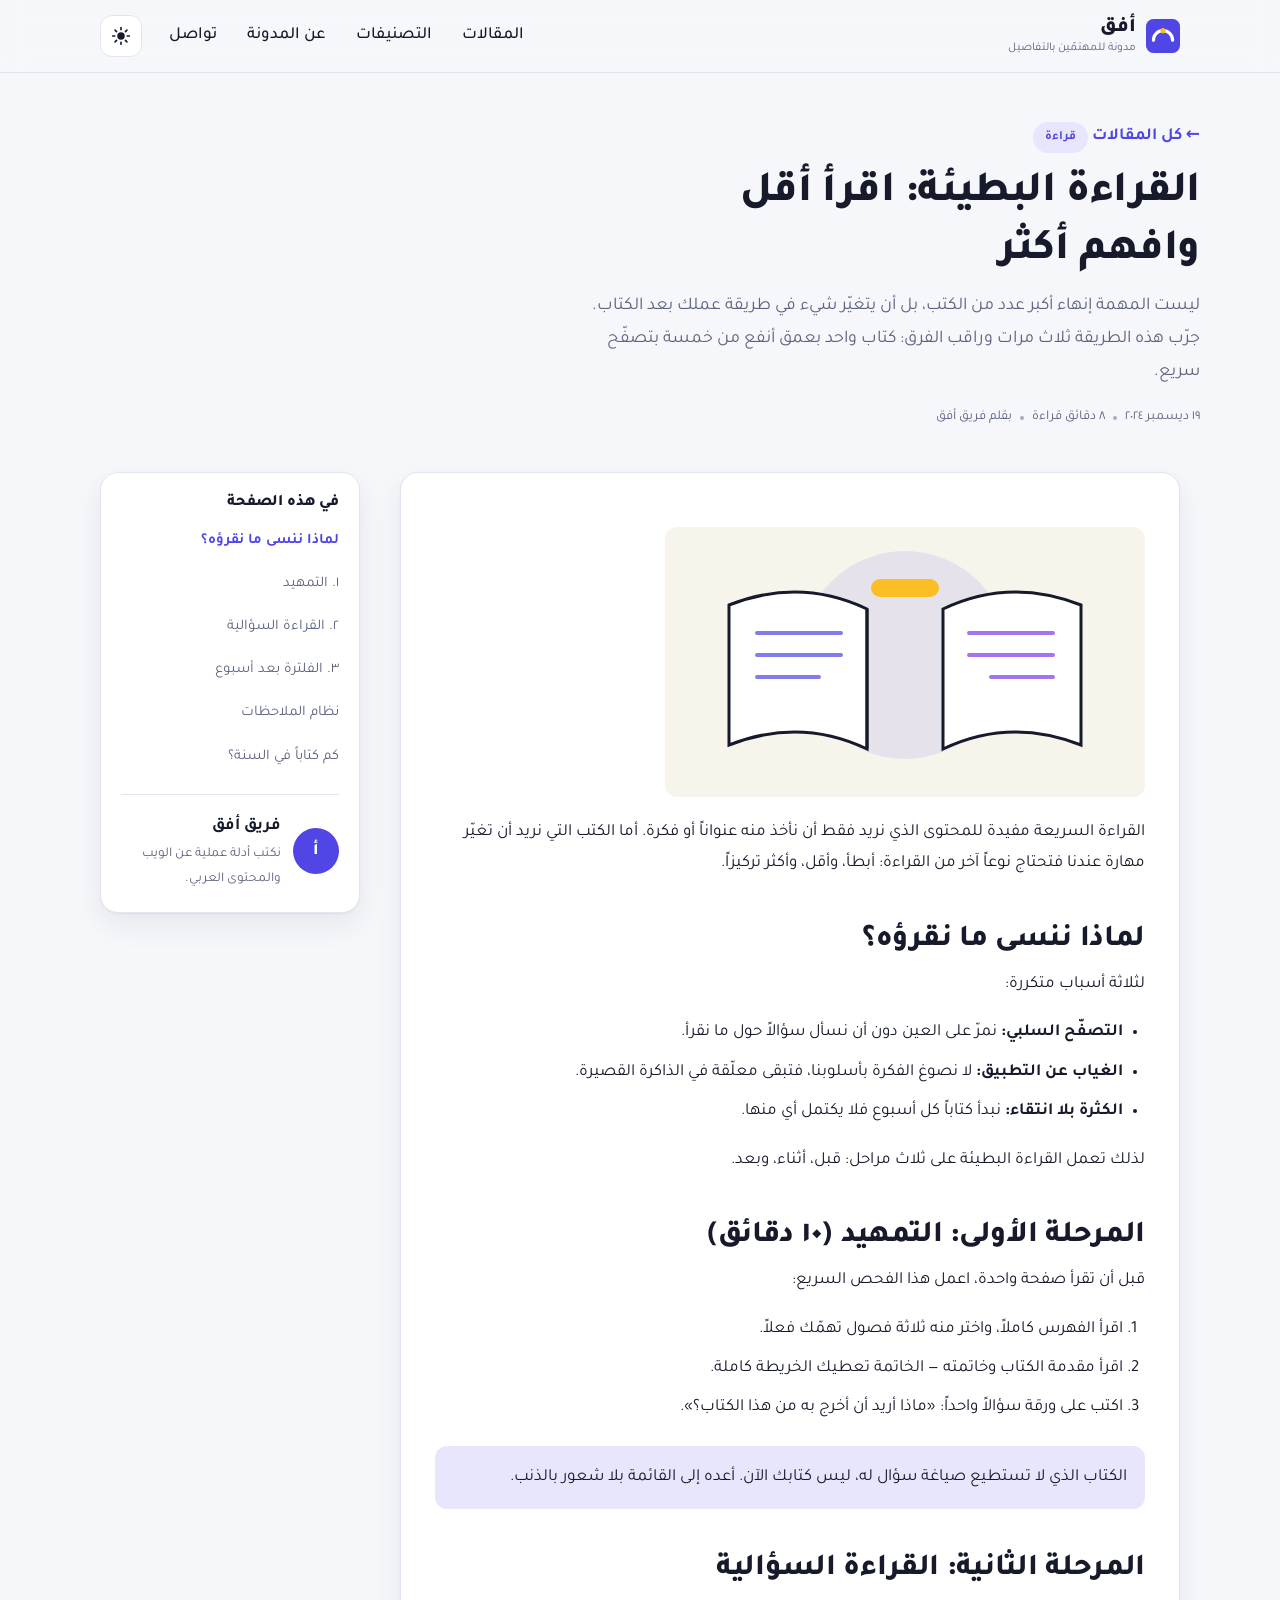
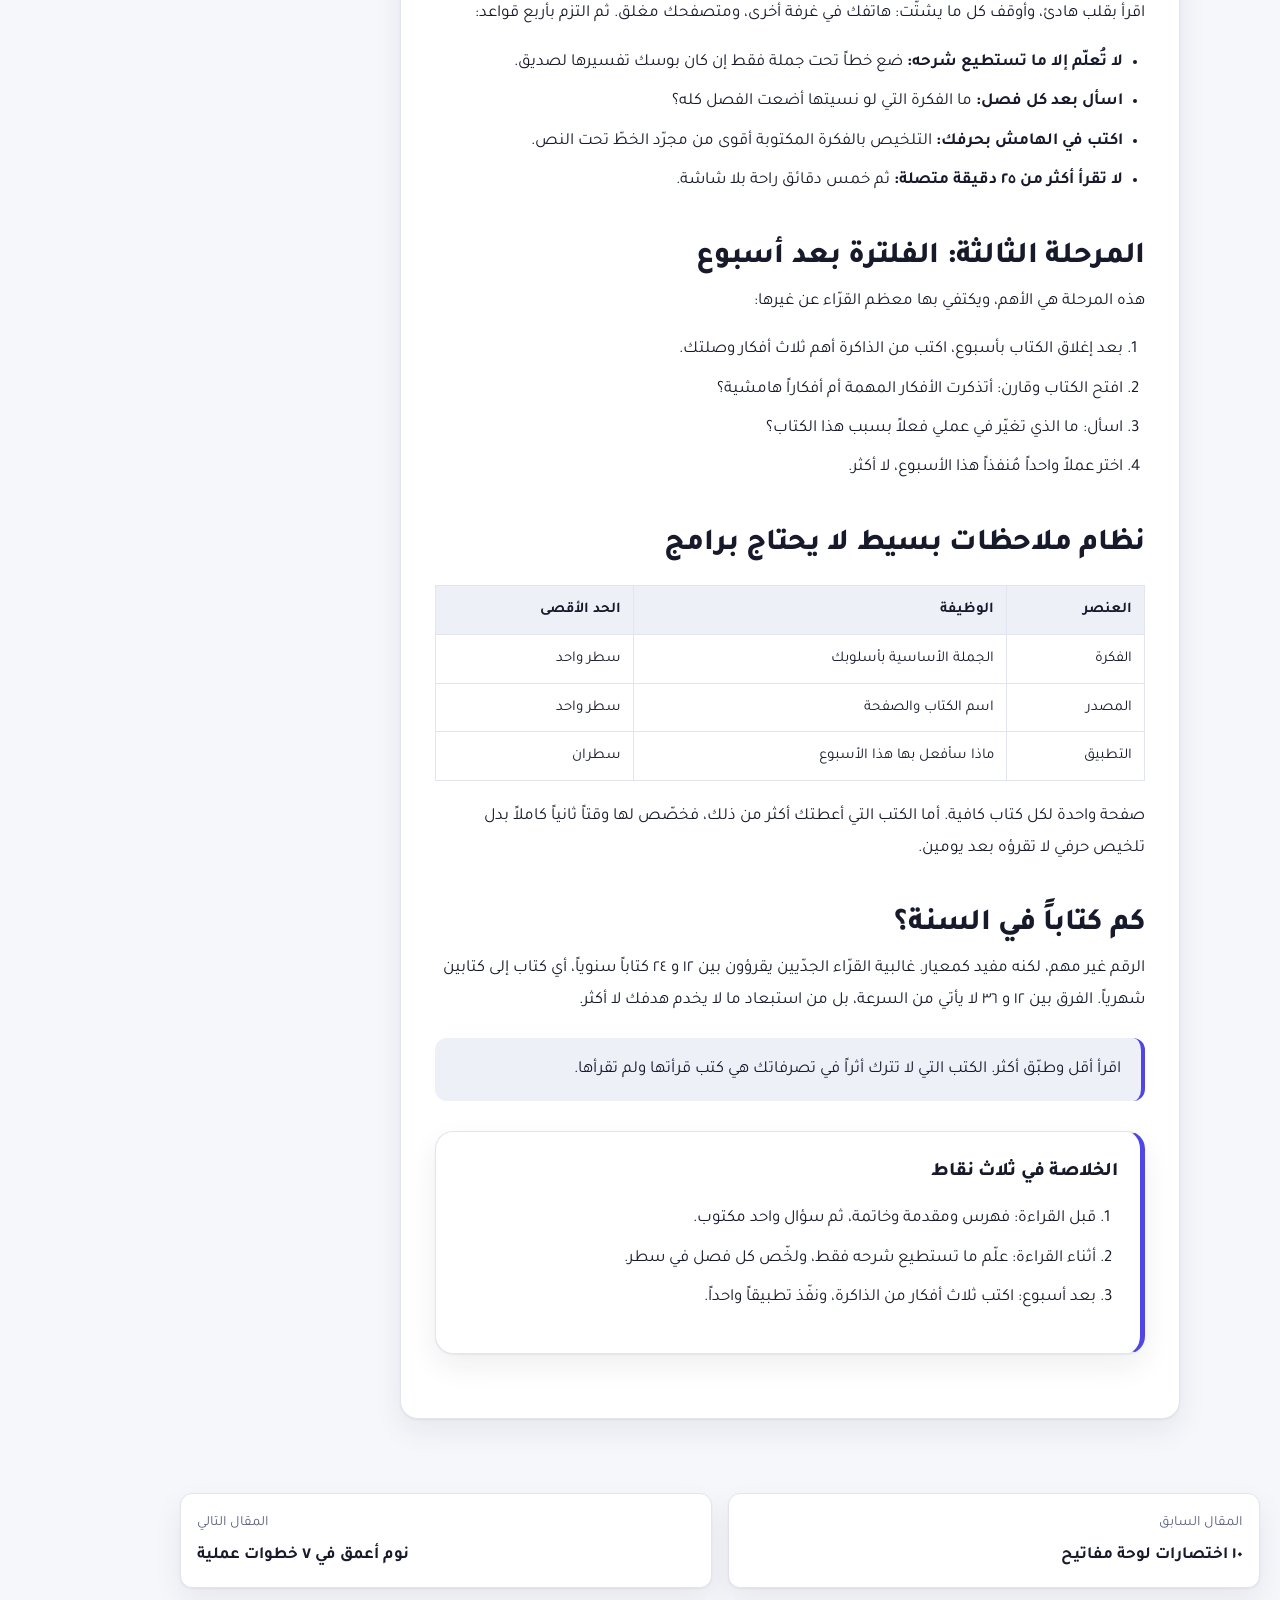
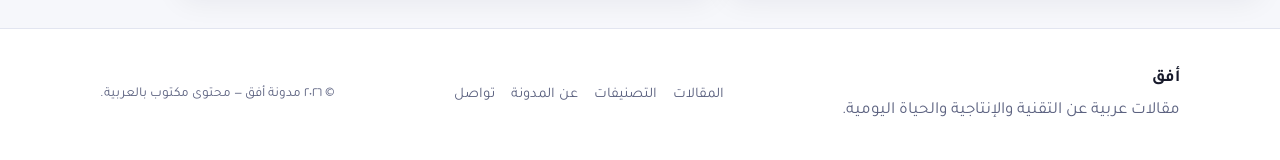
<file: posts/slow-reading.html>
<!DOCTYPE html>
<html lang="ar" dir="rtl">
<head>
<meta charset="UTF-8">
<meta name="viewport" content="width=device-width, initial-scale=1">
<title>القراءة البطيئة: اقرأ أقل وافهم أكثر — أفق</title>
<meta name="description" content="طريقة من ثلاث مراحل للقراءة البطيئة: التمهيد والتلخيص والمراجعة، مع أشهر ثلاثة أسئلة عملية تجعل ما تقرؤه يبقى معك.">
<link rel="icon" href="data:image/svg+xml,%3Csvg xmlns='http://www.w3.org/2000/svg' viewBox='0 0 64 64'%3E%3Crect width='64' height='64' rx='14' fill='%234f46e5'/%3E%3Cpath d='M14 40a18 18 0 0 1 36 0' fill='none' stroke='%23fff' stroke-width='6' stroke-linecap='round'/%3E%3Ccircle cx='32' cy='22' r='5' fill='%23fbbf24'/%3E%3C/svg%3E">
<link rel="preconnect" href="https://fonts.googleapis.com">
<link rel="preconnect" href="https://fonts.gstatic.com" crossorigin>
<link href="https://fonts.googleapis.com/css2?family=Tajawal:wght@400;500;700;800&display=swap" rel="stylesheet">
<link rel="stylesheet" href="../css/style.css">
</head>
<body>
<div class="progress-bar" id="progressBar"></div>
<a class="skip-link" href="#main">تخطَّ إلى المحتوى</a>

<header class="site-header">
  <div class="wrap header-inner">
    <a class="brand" href="../index.html">
      <span class="brand-mark" aria-hidden="true">
        <svg viewBox="0 0 64 64" width="34" height="34"><rect width="64" height="64" rx="14" fill="currentColor"/><path d="M14 40a18 18 0 0 1 36 0" fill="none" stroke="#fff" stroke-width="6" stroke-linecap="round"/><circle cx="32" cy="22" r="5" fill="#fbbf24"/></svg>
      </span>
      <span class="brand-text"><strong>أفق</strong><small>مدونة للمهتمّين بالتفاصيل</small></span>
    </a>
    <nav class="nav" id="nav" aria-label="التنقل الرئيسي">
      <a href="../index.html#articles">المقالات</a>
      <a href="../index.html#categories">التصنيفات</a>
      <a href="../index.html#about">عن المدونة</a>
      <a href="../index.html#contact">تواصل</a>
    </nav>
    <div class="header-actions">
      <button class="icon-btn" id="themeToggle" type="button" aria-label="تبديل الوضع الليلي" title="الوضع الليلي">
        <svg class="ico-sun" viewBox="0 0 24 24" width="20" height="20" aria-hidden="true"><circle cx="12" cy="12" r="4.5" fill="currentColor"/><g stroke="currentColor" stroke-width="2" stroke-linecap="round"><path d="M12 2v2.5M12 19.5V22M2 12h2.5M19.5 12H22M4.9 4.9l1.8 1.8M17.3 17.3l1.8 1.8M19.1 4.9l-1.8 1.8M6.7 17.3l-1.8 1.8"/></g></svg>
        <svg class="ico-moon" viewBox="0 0 24 24" width="20" height="20" aria-hidden="true"><path d="M20 14.5A8.5 8.5 0 0 1 9.5 4a8.5 8.5 0 1 0 10.5 10.5Z" fill="currentColor"/></svg>
      </button>
      <button class="icon-btn nav-toggle" id="navToggle" type="button" aria-label="فتح القائمة" aria-expanded="false" aria-controls="nav">
        <svg viewBox="0 0 24 24" width="22" height="22" aria-hidden="true"><g stroke="currentColor" stroke-width="2" stroke-linecap="round"><path d="M4 7h16M4 12h16M4 17h16"/></g></svg>
      </button>
    </div>
  </div>
</header>

<main id="main">
  <div class="wrap article-header">
    <a class="back-link" href="../index.html#articles">← كل المقالات</a>
    <span class="tag">قراءة</span>
    <h1>القراءة البطيئة: اقرأ أقل وافهم أكثر</h1>
    <p class="article-lead">ليست المهمة إنهاء أكبر عدد من الكتب، بل أن يتغيّر شيء في طريقة عملك بعد الكتاب. جرّب هذه الطريقة ثلاث مرات وراقب الفرق: كتاب واحد بعمق أنفع من خمسة بتصفّح سريع.</p>
    <p class="meta">
      <time datetime="2024-12-19">١٩ ديسمبر ٢٠٢٤</time><span class="dot"></span>
      <span>٨ دقائق قراءة</span><span class="dot"></span><span>بقلم فريق أفق</span>
    </p>
  </div>

  <div class="wrap article-layout">
    <article class="article-body">
      <img src="../assets/cover-reading.svg" alt="كتاب مفتوح مع أسطر نصية ملوّنة" width="480" height="270">

      <p>القراءة السريعة مفيدة للمحتوى الذي نريد فقط أن نأخذ منه عنواناً أو فكرة. أما الكتب التي نريد أن تغيّر مهارة عندنا فتحتاج نوعاً آخر من القراءة: أبطأ، وأقل، وأكثر تركيزاً.</p>

      <h2 id="why">لماذا ننسى ما نقرؤه؟</h2>
      <p>لثلاثة أسباب متكررة:</p>
      <ul>
        <li><strong>التصفّح السلبي:</strong> نمرّ على العين دون أن نسأل سؤالاً حول ما نقرأ.</li>
        <li><strong>الغياب عن التطبيق:</strong> لا نصوغ الفكرة بأسلوبنا، فتبقى معلّقة في الذاكرة القصيرة.</li>
        <li><strong>الكثرة بلا انتقاء:</strong> نبدأ كتاباً كل أسبوع فلا يكتمل أي منها.</li>
      </ul>
      <p>لذلك تعمل القراءة البطيئة على ثلاث مراحل: قبل، أثناء، وبعد.</p>

      <h2 id="phase-1">المرحلة الأولى: التمهيد (١٠ دقائق)</h2>
      <p>قبل أن تقرأ صفحة واحدة، اعمل هذا الفحص السريع:</p>
      <ol>
        <li>اقرأ الفهرس كاملاً، واختر منه ثلاثة فصول تهمّك فعلاً.</li>
        <li>اقرأ مقدمة الكتاب وخاتمته — الخاتمة تعطيك الخريطة كاملة.</li>
        <li>اكتب على ورقة سؤالاً واحداً: «ماذا أريد أن أخرج به من هذا الكتاب؟».</li>
      </ol>
      <div class="callout">
        <p>الكتاب الذي لا تستطيع صياغة سؤال له، ليس كتابك الآن. أعده إلى القائمة بلا شعور بالذنب.</p>
      </div>

      <h2 id="phase-2">المرحلة الثانية: القراءة السؤالية</h2>
      <p>اقرأ بقلب هادئ، وأوقف كل ما يشتّت: هاتفك في غرفة أخرى، ومتصفحك مغلق. ثم التزم بأربع قواعد:</p>
      <ul>
        <li><strong>لا تُعلّم إلا ما تستطيع شرحه:</strong> ضع خطاً تحت جملة فقط إن كان بوسك تفسيرها لصديق.</li>
        <li><strong>اسأل بعد كل فصل:</strong> ما الفكرة التي لو نسيتها أضعت الفصل كله؟</li>
        <li><strong>اكتب في الهامش بحرفك:</strong> التلخيص بالفكرة المكتوبة أقوى من مجرّد الخطّ تحت النص.</li>
        <li><strong>لا تقرأ أكثر من ٢٥ دقيقة متصلة:</strong> ثم خمس دقائق راحة بلا شاشة.</li>
      </ul>

      <h2 id="phase-3">المرحلة الثالثة: الفلترة بعد أسبوع</h2>
      <p>هذه المرحلة هي الأهم، ويكتفي بها معظم القرّاء عن غيرها:</p>
      <ol>
        <li>بعد إغلاق الكتاب بأسبوع، اكتب من الذاكرة أهم ثلاث أفكار وصلتك.</li>
        <li>افتح الكتاب وقارن: أتذكرت الأفكار المهمة أم أفكاراً هامشية؟</li>
        <li>اسأل: ما الذي تغيّر في عملي فعلاً بسبب هذا الكتاب؟</li>
        <li>اختر عملاً واحداً مُنفذاً هذا الأسبوع، لا أكثر.</li>
      </ol>

      <h2 id="notes">نظام ملاحظات بسيط لا يحتاج برامج</h2>
      <table>
        <thead><tr><th>العنصر</th><th>الوظيفة</th><th>الحد الأقصى</th></tr></thead>
        <tbody>
          <tr><td>الفكرة</td><td>الجملة الأساسية بأسلوبك</td><td>سطر واحد</td></tr>
          <tr><td>المصدر</td><td>اسم الكتاب والصفحة</td><td>سطر واحد</td></tr>
          <tr><td>التطبيق</td><td>ماذا سأفعل بها هذا الأسبوع</td><td>سطران</td></tr>
        </tbody>
      </table>
      <p>صفحة واحدة لكل كتاب كافية. أما الكتب التي أعطتك أكثر من ذلك، فخصّص لها وقتاً ثانياً كاملاً بدل تلخيص حرفي لا تقرؤه بعد يومين.</p>

      <h2 id="how-many">كم كتاباً في السنة؟</h2>
      <p>الرقم غير مهم، لكنه مفيد كمعيار. غالبية القرّاء الجدّيين يقرؤون بين ١٢ و ٢٤ كتاباً سنوياً، أي كتاب إلى كتابين شهرياً. الفرق بين ١٢ و ٣٦ لا يأتي من السرعة، بل من استبعاد ما لا يخدم هدفك لا أكثر.</p>
      <blockquote>
        <p>اقرأ أقل وطبّق أكثر. الكتب التي لا تترك أثراً في تصرفاتك هي كتب قرأتها ولم تقرأها.</p>
      </blockquote>

      <div class="takeaways">
        <h2>الخلاصة في ثلاث نقاط</h2>
        <ol>
          <li>قبل القراءة: فهرس ومقدمة وخاتمة، ثم سؤال واحد مكتوب.</li>
          <li>أثناء القراءة: علّم ما تستطيع شرحه فقط، ولخّص كل فصل في سطر.</li>
          <li>بعد أسبوع: اكتب ثلاث أفكار من الذاكرة، ونفّذ تطبيقاً واحداً.</li>
        </ol>
      </div>
    </article>

    <aside class="side-panel">
      <h3>في هذه الصفحة</h3>
      <ul class="toc">
        <li><a href="#why">لماذا ننسى ما نقرؤه؟</a></li>
        <li><a href="#phase-1">١. التمهيد</a></li>
        <li><a href="#phase-2">٢. القراءة السؤالية</a></li>
        <li><a href="#phase-3">٣. الفلترة بعد أسبوع</a></li>
        <li><a href="#notes">نظام الملاحظات</a></li>
        <li><a href="#how-many">كم كتاباً في السنة؟</a></li>
      </ul>
      <div class="author-box">
        <span class="author-avatar" aria-hidden="true">أ</span>
        <div><strong>فريق أفق</strong><p>نكتب أدلة عملية عن الويب والمحتوى العربي.</p></div>
      </div>
    </aside>
  </div>

  <nav class="wrap prev-next" aria-label="مقالات أخرى">
    <a href="keyboard-shortcuts.html"><small>المقال السابق</small><strong>١٠ اختصارات لوحة مفاتيح</strong></a>
    <a class="next-link" href="better-sleep.html"><small>المقال التالي</small><strong>نوم أعمق في ٧ خطوات عملية</strong></a>
  </nav>
</main>

<footer class="site-footer">
  <div class="wrap footer-inner">
    <div><strong>أفق</strong><p class="muted">مقالات عربية عن التقنية والإنتاجية والحياة اليومية.</p></div>
    <ul class="footer-links">
      <li><a href="../index.html#articles">المقالات</a></li>
      <li><a href="../index.html#categories">التصنيفات</a></li>
      <li><a href="../index.html#about">عن المدونة</a></li>
      <li><a href="../index.html#contact">تواصل</a></li>
    </ul>
    <p class="muted small">© <span id="year">٢٠٢٥</span> مدونة أفق — محتوى مكتوب بالعربية.</p>
  </div>
</footer>

<script src="../js/main.js"></script>
</body>
</html>
</file>
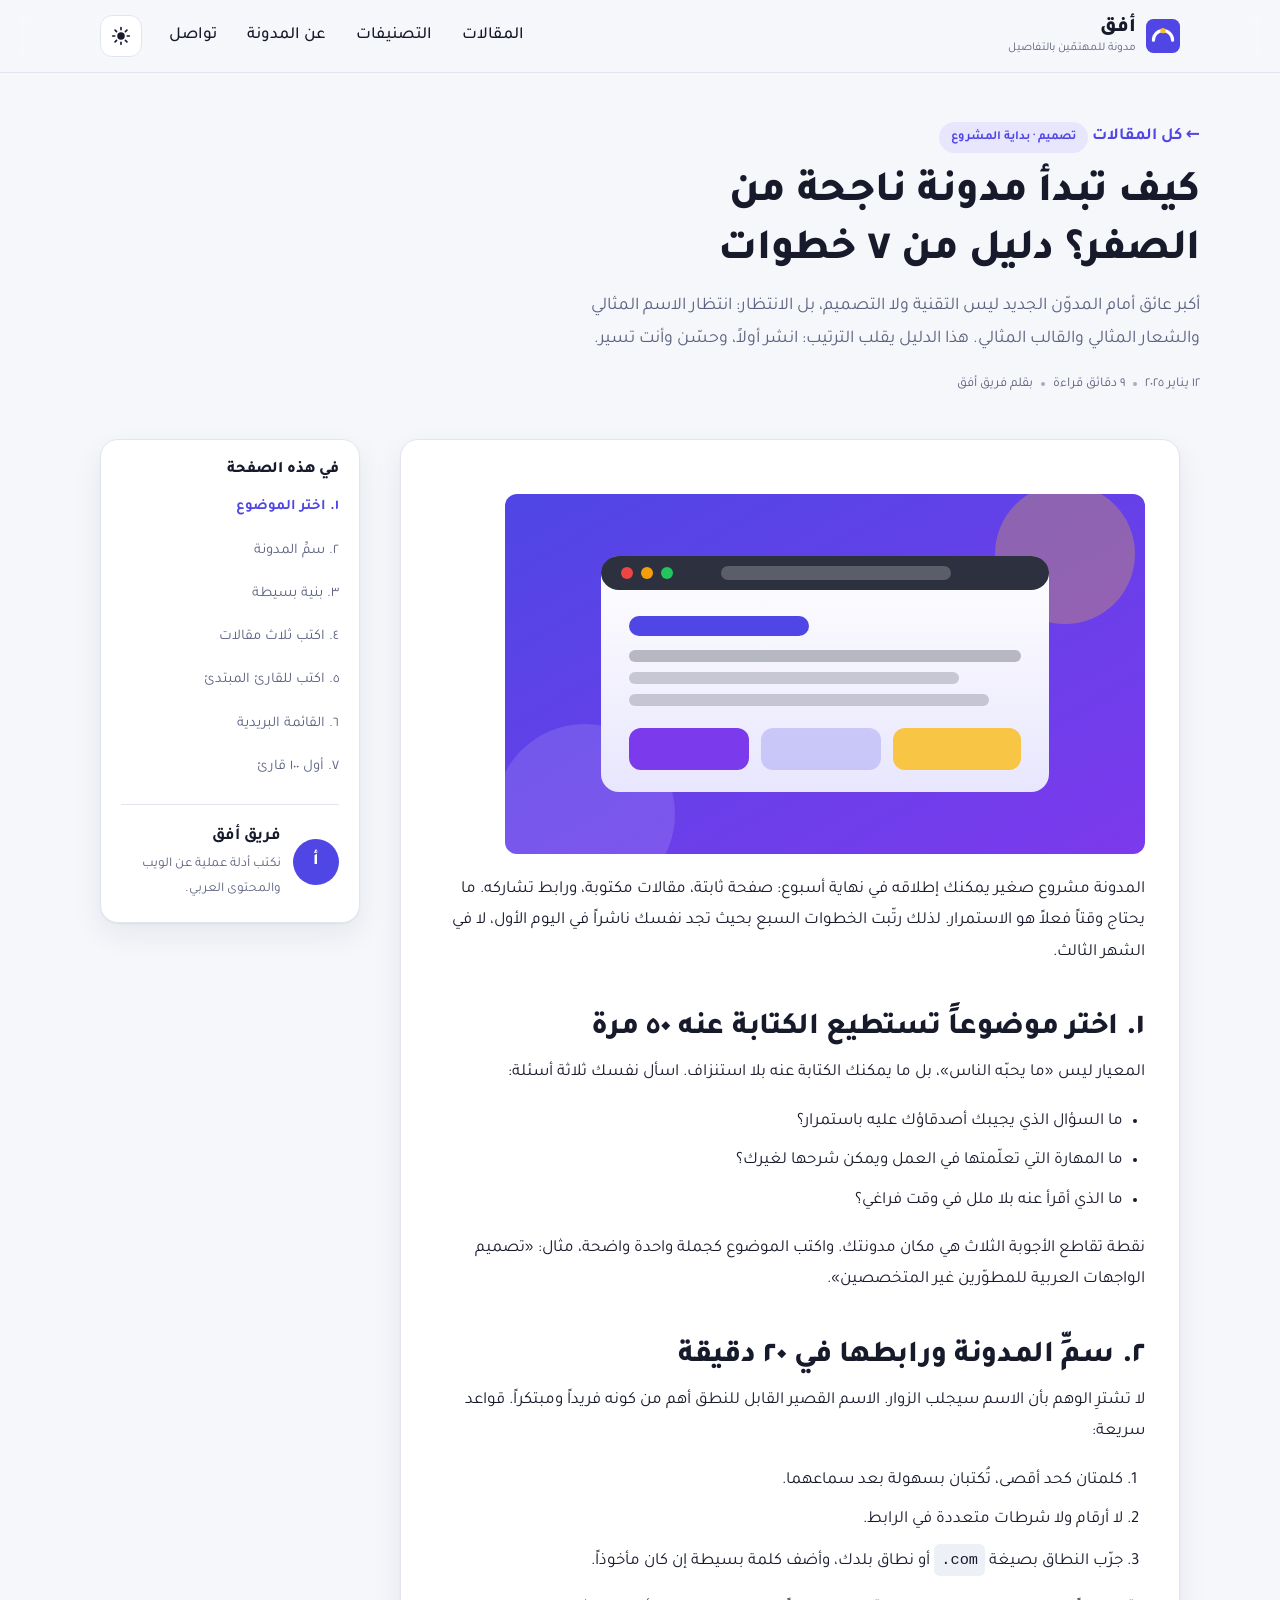
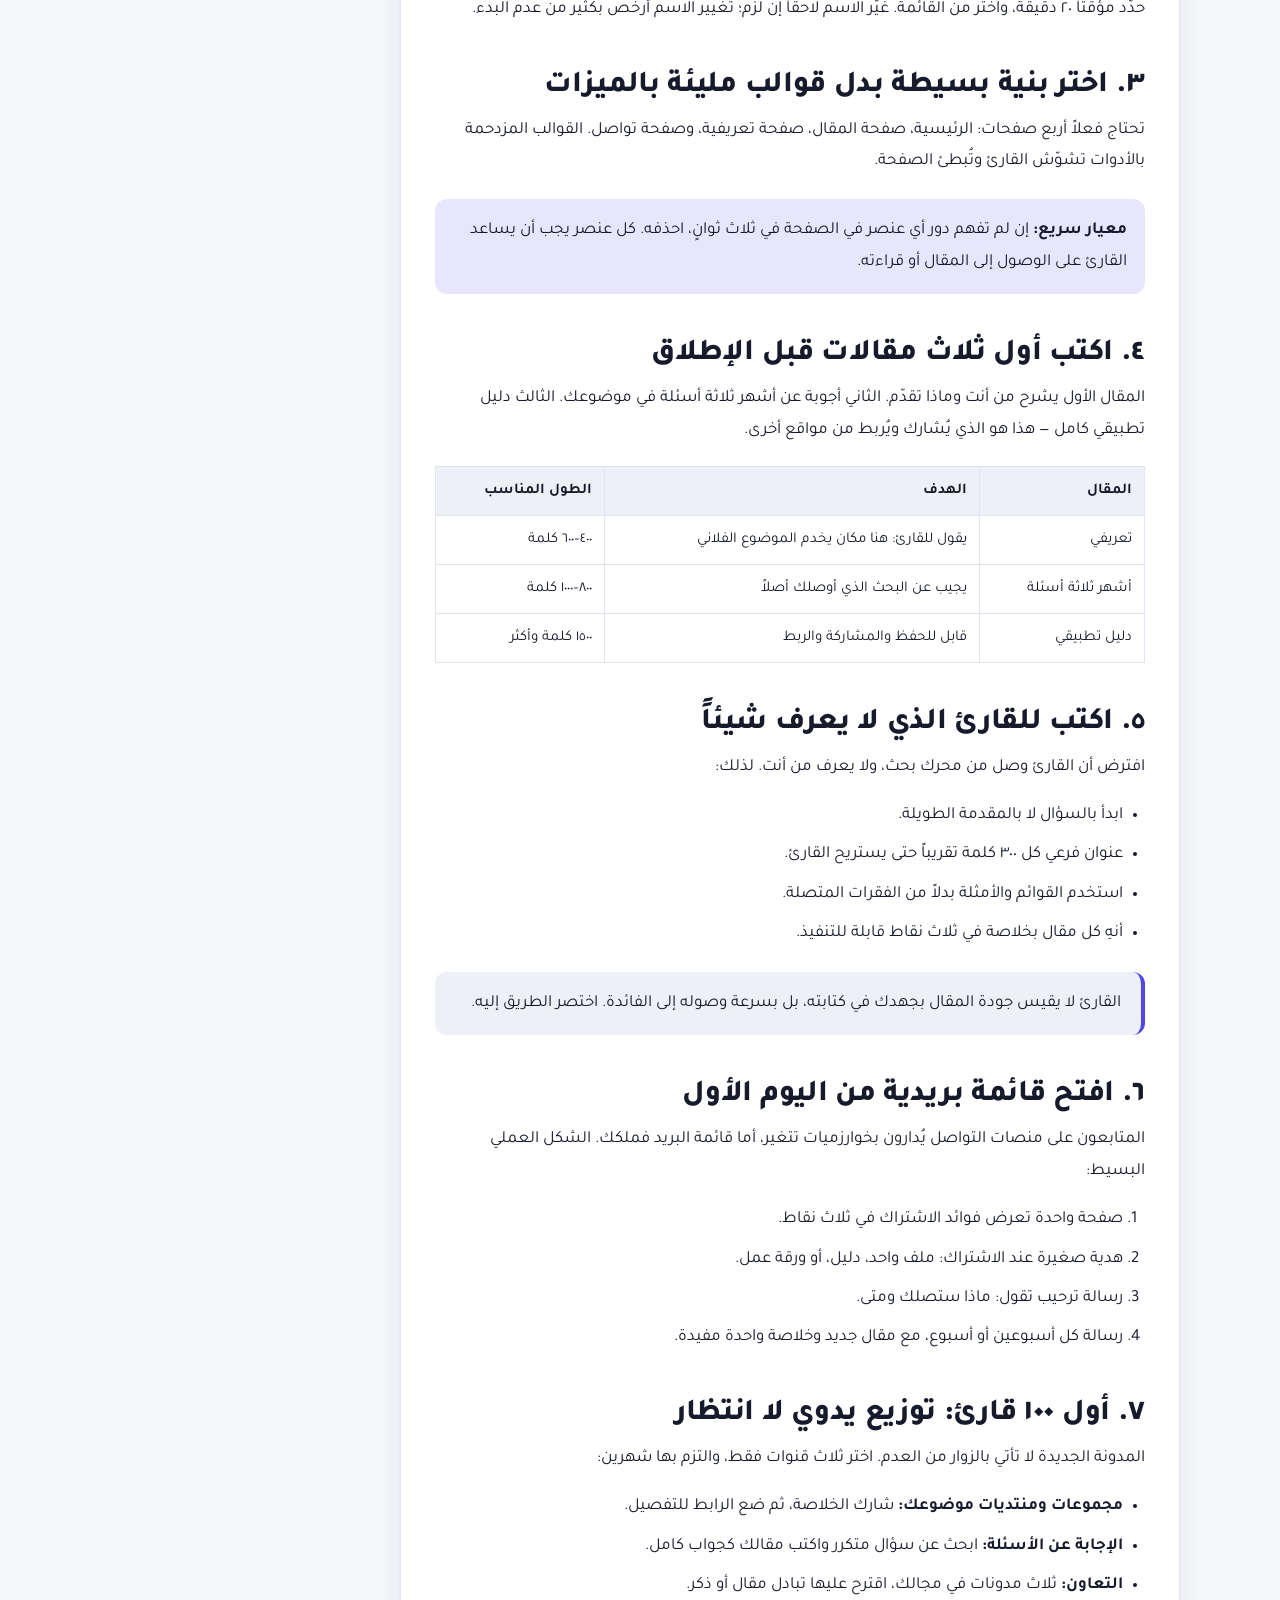
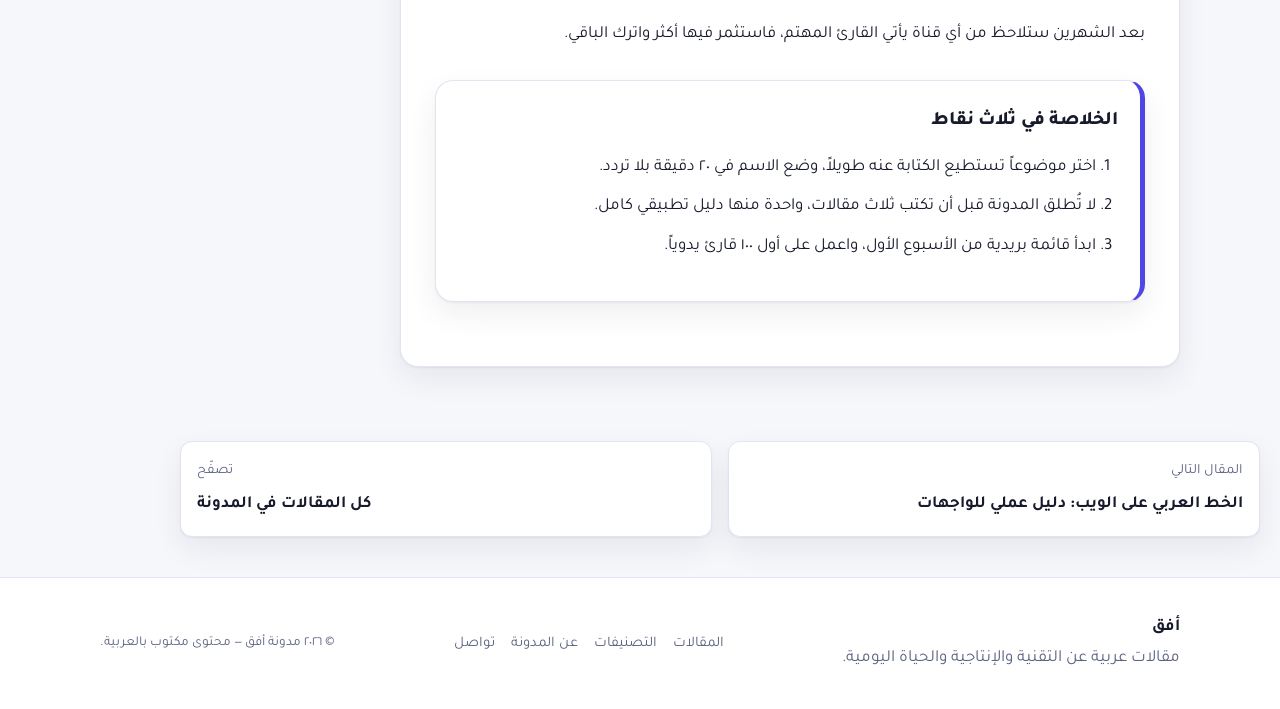
<file: posts/start-a-blog.html>
<!DOCTYPE html>
<html lang="ar" dir="rtl">
<head>
<meta charset="UTF-8">
<meta name="viewport" content="width=device-width, initial-scale=1">
<title>كيف تبدأ مدونة ناجحة من الصفر؟ دليل من ٧ خطوات — أفق</title>
<meta name="description" content="دليل عملي لبدء مدونة عربية: اختيار الموضوع، تسمية النطاق، أول ثلاث مقالات، بناء قائمة بريدية، والوصول إلى أول مئة قارئ.">
<link rel="icon" href="data:image/svg+xml,%3Csvg xmlns='http://www.w3.org/2000/svg' viewBox='0 0 64 64'%3E%3Crect width='64' height='64' rx='14' fill='%234f46e5'/%3E%3Cpath d='M14 40a18 18 0 0 1 36 0' fill='none' stroke='%23fff' stroke-width='6' stroke-linecap='round'/%3E%3Ccircle cx='32' cy='22' r='5' fill='%23fbbf24'/%3E%3C/svg%3E">
<link rel="preconnect" href="https://fonts.googleapis.com">
<link rel="preconnect" href="https://fonts.gstatic.com" crossorigin>
<link href="https://fonts.googleapis.com/css2?family=Tajawal:wght@400;500;700;800&display=swap" rel="stylesheet">
<link rel="stylesheet" href="../css/style.css">
</head>
<body>
<div class="progress-bar" id="progressBar"></div>
<a class="skip-link" href="#main">تخطَّ إلى المحتوى</a>

<header class="site-header">
  <div class="wrap header-inner">
    <a class="brand" href="../index.html">
      <span class="brand-mark" aria-hidden="true">
        <svg viewBox="0 0 64 64" width="34" height="34"><rect width="64" height="64" rx="14" fill="currentColor"/><path d="M14 40a18 18 0 0 1 36 0" fill="none" stroke="#fff" stroke-width="6" stroke-linecap="round"/><circle cx="32" cy="22" r="5" fill="#fbbf24"/></svg>
      </span>
      <span class="brand-text"><strong>أفق</strong><small>مدونة للمهتمّين بالتفاصيل</small></span>
    </a>
    <nav class="nav" id="nav" aria-label="التنقل الرئيسي">
      <a href="../index.html#articles">المقالات</a>
      <a href="../index.html#categories">التصنيفات</a>
      <a href="../index.html#about">عن المدونة</a>
      <a href="../index.html#contact">تواصل</a>
    </nav>
    <div class="header-actions">
      <button class="icon-btn" id="themeToggle" type="button" aria-label="تبديل الوضع الليلي" title="الوضع الليلي">
        <svg class="ico-sun" viewBox="0 0 24 24" width="20" height="20" aria-hidden="true"><circle cx="12" cy="12" r="4.5" fill="currentColor"/><g stroke="currentColor" stroke-width="2" stroke-linecap="round"><path d="M12 2v2.5M12 19.5V22M2 12h2.5M19.5 12H22M4.9 4.9l1.8 1.8M17.3 17.3l1.8 1.8M19.1 4.9l-1.8 1.8M6.7 17.3l-1.8 1.8"/></g></svg>
        <svg class="ico-moon" viewBox="0 0 24 24" width="20" height="20" aria-hidden="true"><path d="M20 14.5A8.5 8.5 0 0 1 9.5 4a8.5 8.5 0 1 0 10.5 10.5Z" fill="currentColor"/></svg>
      </button>
      <button class="icon-btn nav-toggle" id="navToggle" type="button" aria-label="فتح القائمة" aria-expanded="false" aria-controls="nav">
        <svg viewBox="0 0 24 24" width="22" height="22" aria-hidden="true"><g stroke="currentColor" stroke-width="2" stroke-linecap="round"><path d="M4 7h16M4 12h16M4 17h16"/></g></svg>
      </button>
    </div>
  </div>
</header>

<main id="main">
  <div class="wrap article-header">
    <a class="back-link" href="../index.html#articles">← كل المقالات</a>
    <span class="tag">تصميم · بداية المشروع</span>
    <h1>كيف تبدأ مدونة ناجحة من الصفر؟ دليل من ٧ خطوات</h1>
    <p class="article-lead">أكبر عائق أمام المدوّن الجديد ليس التقنية ولا التصميم، بل الانتظار: انتظار الاسم المثالي والشعار المثالي والقالب المثالي. هذا الدليل يقلب الترتيب: انشر أولاً، وحسّن وأنت تسير.</p>
    <p class="meta">
      <time datetime="2025-01-12">١٢ يناير ٢٠٢٥</time><span class="dot"></span>
      <span>٩ دقائق قراءة</span><span class="dot"></span><span>بقلم فريق أفق</span>
    </p>
  </div>

  <div class="wrap article-layout">
    <article class="article-body">
      <img src="../assets/cover-blog.svg" alt="رسم توضيحي لواجهة مدونة على شاشة حاسوب" width="640" height="360">

      <p>المدونة مشروع صغير يمكنك إطلاقه في نهاية أسبوع: صفحة ثابتة، مقالات مكتوبة، ورابط تشاركه. ما يحتاج وقتاً فعلاً هو الاستمرار. لذلك رتّبت الخطوات السبع بحيث تجد نفسك ناشراً في اليوم الأول، لا في الشهر الثالث.</p>

      <h2 id="step-1">١. اختر موضوعاً تستطيع الكتابة عنه ٥٠ مرة</h2>
      <p>المعيار ليس «ما يحبّه الناس»، بل ما يمكنك الكتابة عنه بلا استنزاف. اسأل نفسك ثلاثة أسئلة:</p>
      <ul>
        <li>ما السؤال الذي يجيبك أصدقاؤك عليه باستمرار؟</li>
        <li>ما المهارة التي تعلّمتها في العمل ويمكن شرحها لغيرك؟</li>
        <li>ما الذي أقرأ عنه بلا ملل في وقت فراغي؟</li>
      </ul>
      <p>نقطة تقاطع الأجوبة الثلاث هي مكان مدونتك. واكتب الموضوع كجملة واحدة واضحة، مثال: «تصميم الواجهات العربية للمطوّرين غير المتخصصين».</p>

      <h2 id="step-2">٢. سمِّ المدونة ورابطها في ٢٠ دقيقة</h2>
      <p>لا تشترِ الوهم بأن الاسم سيجلب الزوار. الاسم القصير القابل للنطق أهم من كونه فريداً ومبتكراً. قواعد سريعة:</p>
      <ol>
        <li>كلمتان كحد أقصى، تُكتبان بسهولة بعد سماعهما.</li>
        <li>لا أرقام ولا شرطات متعددة في الرابط.</li>
        <li>جرّب النطاق بصيغة <code>.com</code> أو نطاق بلدك، وأضف كلمة بسيطة إن كان مأخوذاً.</li>
      </ol>
      <p>حدّد مؤقتاً ٢٠ دقيقة، واختر من القائمة. غيّر الاسم لاحقاً إن لزم؛ تغيير الاسم أرخص بكثير من عدم البدء.</p>

      <h2 id="step-3">٣. اختر بنية بسيطة بدل قوالب مليئة بالميزات</h2>
      <p>تحتاج فعلاً أربع صفحات: الرئيسية، صفحة المقال، صفحة تعريفية، وصفحة تواصل. القوالب المزدحمة بالأدوات تشوّش القارئ وتُبطئ الصفحة.</p>
      <div class="callout">
        <p><strong>معيار سريع:</strong> إن لم تفهم دور أي عنصر في الصفحة في ثلاث ثوانٍ، احذفه. كل عنصر يجب أن يساعد القارئ على الوصول إلى المقال أو قراءته.</p>
      </div>

      <h2 id="step-4">٤. اكتب أول ثلاث مقالات قبل الإطلاق</h2>
      <p>المقال الأول يشرح من أنت وماذا تقدّم. الثاني أجوبة عن أشهر ثلاثة أسئلة في موضوعك. الثالث دليل تطبيقي كامل — هذا هو الذي يُشارك ويُربط من مواقع أخرى.</p>
      <table>
        <thead>
          <tr><th>المقال</th><th>الهدف</th><th>الطول المناسب</th></tr>
        </thead>
        <tbody>
          <tr><td>تعريفي</td><td>يقول للقارئ: هنا مكان يخدم الموضوع الفلاني</td><td>٤٠٠–٦٠٠ كلمة</td></tr>
          <tr><td>أشهر ثلاثة أسئلة</td><td>يجيب عن البحث الذي أوصلك أصلاً</td><td>٨٠٠–١٠٠٠ كلمة</td></tr>
          <tr><td>دليل تطبيقي</td><td>قابل للحفظ والمشاركة والربط</td><td>١٥٠٠ كلمة وأكثر</td></tr>
        </tbody>
      </table>

      <h2 id="step-5">٥. اكتب للقارئ الذي لا يعرف شيئاً</h2>
      <p>افترض أن القارئ وصل من محرك بحث، ولا يعرف من أنت. لذلك:</p>
      <ul>
        <li>ابدأ بالسؤال لا بالمقدمة الطويلة.</li>
        <li>عنوان فرعي كل ٣٠٠ كلمة تقريباً حتى يستريح القارئ.</li>
        <li>استخدم القوائم والأمثلة بدلاً من الفقرات المتصلة.</li>
        <li>أنهِ كل مقال بخلاصة في ثلاث نقاط قابلة للتنفيذ.</li>
      </ul>
      <blockquote>
        <p>القارئ لا يقيس جودة المقال بجهدك في كتابته، بل بسرعة وصوله إلى الفائدة. اختصر الطريق إليه.</p>
      </blockquote>

      <h2 id="step-6">٦. افتح قائمة بريدية من اليوم الأول</h2>
      <p>المتابعون على منصات التواصل يُدارون بخوارزميات تتغير، أما قائمة البريد فملكك. الشكل العملي البسيط:</p>
      <ol>
        <li>صفحة واحدة تعرض فوائد الاشتراك في ثلاث نقاط.</li>
        <li>هدية صغيرة عند الاشتراك: ملف واحد، دليل، أو ورقة عمل.</li>
        <li>رسالة ترحيب تقول: ماذا ستصلك ومتى.</li>
        <li>رسالة كل أسبوعين أو أسبوع، مع مقال جديد وخلاصة واحدة مفيدة.</li>
      </ol>

      <h2 id="step-7">٧. أول ١٠٠ قارئ: توزيع يدوي لا انتظار</h2>
      <p>المدونة الجديدة لا تأتي بالزوار من العدم. اختر ثلاث قنوات فقط، والتزم بها شهرين:</p>
      <ul>
        <li><strong>مجموعات ومنتديات موضوعك:</strong> شارك الخلاصة، ثم ضع الرابط للتفصيل.</li>
        <li><strong>الإجابة عن الأسئلة:</strong> ابحث عن سؤال متكرر واكتب مقالك كجواب كامل.</li>
        <li><strong>التعاون:</strong> ثلاث مدونات في مجالك، اقترح عليها تبادل مقال أو ذكر.</li>
      </ul>
      <p>بعد الشهرين ستلاحظ من أي قناة يأتي القارئ المهتم، فاستثمر فيها أكثر واترك الباقي.</p>

      <div class="takeaways">
        <h2>الخلاصة في ثلاث نقاط</h2>
        <ol>
          <li>اختر موضوعاً تستطيع الكتابة عنه طويلاً، وضع الاسم في ٢٠ دقيقة بلا تردد.</li>
          <li>لا تُطلق المدونة قبل أن تكتب ثلاث مقالات، واحدة منها دليل تطبيقي كامل.</li>
          <li>ابدأ قائمة بريدية من الأسبوع الأول، واعمل على أول ١٠٠ قارئ يدوياً.</li>
        </ol>
      </div>
    </article>

    <aside class="side-panel">
      <h3>في هذه الصفحة</h3>
      <ul class="toc">
        <li><a href="#step-1">١. اختر الموضوع</a></li>
        <li><a href="#step-2">٢. سمِّ المدونة</a></li>
        <li><a href="#step-3">٣. بنية بسيطة</a></li>
        <li><a href="#step-4">٤. اكتب ثلاث مقالات</a></li>
        <li><a href="#step-5">٥. اكتب للقارئ المبتدئ</a></li>
        <li><a href="#step-6">٦. القائمة البريدية</a></li>
        <li><a href="#step-7">٧. أول ١٠٠ قارئ</a></li>
      </ul>
      <div class="author-box">
        <span class="author-avatar" aria-hidden="true">أ</span>
        <div>
          <strong>فريق أفق</strong>
          <p>نكتب أدلة عملية عن الويب والمحتوى العربي.</p>
        </div>
      </div>
    </aside>
  </div>

  <nav class="wrap prev-next" aria-label="مقالات أخرى">
    <a href="arabic-type.html"><small>المقال التالي</small><strong>الخط العربي على الويب: دليل عملي للواجهات</strong></a>
    <a class="next-link" href="../index.html#articles"><small>تصفّح</small><strong>كل المقالات في المدونة</strong></a>
  </nav>
</main>

<footer class="site-footer">
  <div class="wrap footer-inner">
    <div><strong>أفق</strong><p class="muted">مقالات عربية عن التقنية والإنتاجية والحياة اليومية.</p></div>
    <ul class="footer-links">
      <li><a href="../index.html#articles">المقالات</a></li>
      <li><a href="../index.html#categories">التصنيفات</a></li>
      <li><a href="../index.html#about">عن المدونة</a></li>
      <li><a href="../index.html#contact">تواصل</a></li>
    </ul>
    <p class="muted small">© <span id="year">٢٠٢٥</span> مدونة أفق — محتوى مكتوب بالعربية.</p>
  </div>
</footer>

<script src="../js/main.js"></script>
</body>
</html>
</file>
<file: css/style.css>
/* ===== مدونة أفق — الأنماط الأساسية ===== */

:root {
  --bg: #f6f7fb;
  --surface: #ffffff;
  --surface-2: #eef0f8;
  --text: #171a2b;
  --muted: #5c6280;
  --border: #e2e5f0;
  --accent: #4f46e5;
  --accent-strong: #4038c7;
  --accent-soft: #e8e6fd;
  --warn: #b42318;
  --warn-soft: #fee4e2;
  --ok: #0f7b52;
  --ok-soft: #dcf6ea;
  --shadow: 0 1px 2px rgba(23, 26, 43, .06), 0 12px 30px rgba(23, 26, 43, .07);
  --shadow-hover: 0 2px 4px rgba(23, 26, 43, .08), 0 20px 40px rgba(23, 26, 43, .13);
  --radius: 18px;
  --radius-sm: 12px;
  --maxw: 1120px;
  --font: "Tajawal", "Segoe UI", system-ui, -apple-system, "Helvetica Neue", Arial, sans-serif;
}

[data-theme="dark"] {
  --bg: #0f1120;
  --surface: #181b2e;
  --surface-2: #202440;
  --text: #eef0f8;
  --muted: #a5abc9;
  --border: #2c3154;
  --accent: #8b8bff;
  --accent-strong: #a5a5ff;
  --accent-soft: #262a4d;
  --warn: #ffb4ab;
  --warn-soft: #3b1f1e;
  --ok: #7ee2b8;
  --ok-soft: #14312a;
  --shadow: 0 1px 2px rgba(0, 0, 0, .4), 0 14px 32px rgba(0, 0, 0, .35);
  --shadow-hover: 0 2px 6px rgba(0, 0, 0, .5), 0 22px 44px rgba(0, 0, 0, .45);
}

* { box-sizing: border-box; }

[hidden] { display: none !important; }

html { scroll-behavior: smooth; }

body {
  margin: 0;
  font-family: var(--font);
  background: var(--bg);
  color: var(--text);
  line-height: 1.85;
  font-size: 17px;
  -webkit-font-smoothing: antialiased;
  transition: background .3s ease, color .3s ease;
}

img { max-width: 100%; height: auto; display: block; }

a { color: var(--accent); text-decoration: none; }
a:hover { text-decoration: underline; }

h1, h2, h3, h4 { line-height: 1.35; margin: 0 0 .5rem; font-weight: 800; letter-spacing: -.01em; }
h1 { font-size: clamp(1.7rem, 4.6vw, 2.7rem); }
h2 { font-size: clamp(1.35rem, 3.4vw, 1.9rem); }
h3 { font-size: 1.15rem; }
p { margin: 0 0 1rem; }

.wrap { width: 100%; max-width: var(--maxw); margin: 0 auto; padding: 0 20px; }
.muted { color: var(--muted); }
.small { font-size: .85rem; }

.sr-only {
  position: absolute; width: 1px; height: 1px; padding: 0; margin: -1px;
  overflow: hidden; clip: rect(0 0 0 0); white-space: nowrap; border: 0;
}

.skip-link {
  position: absolute; top: -60px; right: 16px; z-index: 100;
  background: var(--accent); color: #fff; padding: 10px 16px; border-radius: 0 0 10px 10px;
  transition: top .2s;
}
.skip-link:focus { top: 0; }

:focus-visible {
  outline: 3px solid var(--accent);
  outline-offset: 3px;
  border-radius: 6px;
}

/* ===== الترويسة ===== */
.site-header {
  position: sticky; top: 0; z-index: 50;
  background: color-mix(in srgb, var(--bg) 88%, transparent);
  backdrop-filter: saturate(160%) blur(12px);
  border-bottom: 1px solid var(--border);
}

.header-inner {
  display: flex; align-items: center; gap: 14px;
  min-height: 72px;
}

.brand {
  display: flex; align-items: center; gap: 10px; color: var(--text); text-decoration: none;
  margin-inline-end: auto;
}
.brand:hover { text-decoration: none; }
.brand-mark { color: var(--accent); line-height: 0; }
.brand-text { display: flex; flex-direction: column; line-height: 1.2; }
.brand-text strong { font-size: 1.3rem; font-weight: 800; }
.brand-text small { color: var(--muted); font-size: .74rem; }

.nav { display: flex; align-items: center; gap: 4px; }
.nav a {
  color: var(--text); padding: 9px 13px; border-radius: 10px; font-weight: 500;
  transition: background .2s, color .2s;
}
.nav a:hover { background: var(--surface-2); color: var(--accent); text-decoration: none; }

.header-actions { display: flex; align-items: center; gap: 8px; }

.icon-btn {
  width: 42px; height: 42px; display: grid; place-items: center;
  border: 1px solid var(--border); background: var(--surface); color: var(--text);
  border-radius: 12px; cursor: pointer; transition: background .2s, transform .15s, border-color .2s;
}
.icon-btn:hover { background: var(--surface-2); border-color: var(--accent); }
.icon-btn:active { transform: scale(.94); }
.ico-moon { display: none; }
[data-theme="dark"] .ico-sun { display: none; }
[data-theme="dark"] .ico-moon { display: block; }
.nav-toggle { display: none; }

/* ===== الأزرار ===== */
.btn {
  display: inline-flex; align-items: center; justify-content: center; gap: 8px;
  padding: 12px 22px; min-height: 46px; border-radius: 12px; font-family: inherit;
  font-size: 1rem; font-weight: 700; cursor: pointer; border: 1px solid transparent;
  transition: transform .15s, background .2s, box-shadow .2s, border-color .2s;
}
.btn:hover { text-decoration: none; transform: translateY(-2px); }
.btn:active { transform: translateY(0); }
.btn-primary { background: var(--accent); color: #fff; box-shadow: var(--shadow); }
.btn-primary:hover { background: var(--accent-strong); }
.btn-ghost { background: var(--surface); color: var(--text); border-color: var(--border); }
.btn-ghost:hover { border-color: var(--accent); color: var(--accent); }

/* ===== الواجهة الرئيسية ===== */
.hero {
  display: grid; grid-template-columns: 1.05fr .95fr; gap: 40px; align-items: center;
  padding-top: 56px; padding-bottom: 56px;
}

.eyebrow {
  display: inline-block; background: var(--accent-soft); color: var(--accent);
  padding: 5px 14px; border-radius: 999px; font-size: .82rem; font-weight: 700; margin-bottom: 14px;
}

.lead { font-size: 1.08rem; color: var(--muted); max-width: 56ch; }

.hero-cta { display: flex; flex-wrap: wrap; gap: 12px; margin: 22px 0 26px; }

.hero-stats {
  list-style: none; margin: 0; padding: 0; display: flex; flex-wrap: wrap; gap: 28px;
}
.hero-stats li { display: flex; flex-direction: column; }
.hero-stats strong { font-size: 1.5rem; color: var(--accent); }
.hero-stats span { font-size: .84rem; color: var(--muted); }

.featured-card {
  background: var(--surface); border: 1px solid var(--border); border-radius: var(--radius);
  padding: 18px; box-shadow: var(--shadow); position: relative;
}
.featured-card h2 { font-size: 1.4rem; margin-top: 8px; }
.featured-card h2 a { color: var(--text); }
.featured-card h2 a:hover { color: var(--accent); text-decoration: none; }
.featured-img { border-radius: var(--radius-sm); margin-top: 10px; }

.badge {
  position: absolute; top: -14px; inset-inline-start: 22px;
  background: var(--accent); color: #fff; font-size: .78rem; font-weight: 700;
  padding: 5px 14px; border-radius: 999px; box-shadow: var(--shadow);
}

/* ===== الأقسام ===== */
.section { padding: 48px 20px; }
.section-head { display: flex; align-items: flex-end; justify-content: space-between; gap: 16px; margin-bottom: 18px; }
.section-head h2 { margin-bottom: .2rem; }

/* ===== شريط الأدوات ===== */
.toolbar {
  display: flex; align-items: center; gap: 16px; flex-wrap: wrap; margin-bottom: 14px;
}
.search-field {
  flex: 1 1 280px; display: flex; align-items: center; gap: 10px;
  background: var(--surface); border: 1px solid var(--border); border-radius: 12px;
  padding: 0 14px; min-height: 48px; transition: border-color .2s, box-shadow .2s;
  color: var(--muted);
}
.search-field:focus-within { border-color: var(--accent); box-shadow: 0 0 0 4px var(--accent-soft); }
.search-field input {
  flex: 1; border: 0; background: transparent; color: var(--text);
  font-family: inherit; font-size: 1rem; padding: 12px 0; min-width: 0;
}
.search-field input:focus { outline: none; }
.clear-btn {
  border: 0; background: transparent; color: var(--muted); font-size: 1.4rem;
  cursor: pointer; line-height: 1; padding: 0 4px;
}
.clear-btn:hover { color: var(--warn); }
.result-count { margin: 0; color: var(--muted); font-size: .9rem; }

.filters { display: flex; flex-wrap: wrap; gap: 8px; margin-bottom: 26px; }
.chip {
  font-family: inherit; font-size: .92rem; font-weight: 600; cursor: pointer;
  padding: 9px 18px; min-height: 42px; border-radius: 999px;
  border: 1px solid var(--border); background: var(--surface); color: var(--text);
  transition: background .2s, color .2s, border-color .2s, transform .15s;
}
.chip:hover { border-color: var(--accent); color: var(--accent); }
.chip:active { transform: scale(.97); }
.chip.is-active { background: var(--accent); border-color: var(--accent); color: #fff; }

/* ===== بطاقات المقالات ===== */
.cards {
  display: grid; gap: 24px;
  grid-template-columns: repeat(auto-fill, minmax(290px, 1fr));
}

.card {
  background: var(--surface); border: 1px solid var(--border); border-radius: var(--radius);
  overflow: hidden; box-shadow: var(--shadow); display: flex; flex-direction: column;
  transition: transform .25s ease, box-shadow .25s ease, border-color .25s;
}
.card:hover { transform: translateY(-6px); box-shadow: var(--shadow-hover); border-color: var(--accent); }
.card img { width: 100%; aspect-ratio: 16 / 9; object-fit: cover; background: var(--surface-2); }
.card-body { padding: 18px; display: flex; flex-direction: column; gap: 8px; flex: 1; }
.card-body h3 { margin: 0; font-size: 1.1rem; }
.card-body h3 a { color: var(--text); }
.card-body h3 a:hover { color: var(--accent); text-decoration: none; }
.card-body p { margin: 0; color: var(--muted); font-size: .95rem; }
.card-body .meta { margin-top: auto; }

.tag {
  align-self: flex-start; background: var(--accent-soft); color: var(--accent);
  font-size: .78rem; font-weight: 700; padding: 4px 12px; border-radius: 999px;
}

.meta {
  display: flex; align-items: center; flex-wrap: wrap; gap: 8px;
  font-size: .84rem; color: var(--muted);
}
.dot { width: 4px; height: 4px; border-radius: 50%; background: currentColor; opacity: .5; }

/* ===== حالة الفراغ ===== */
.empty-state {
  text-align: center; background: var(--surface); border: 1px dashed var(--border);
  border-radius: var(--radius); padding: 44px 24px; margin-top: 8px;
}
.empty-title { font-size: 1.15rem; font-weight: 700; }
.empty-state .btn { margin-top: 10px; }

/* ===== التصنيفات ===== */
.cat-grid { display: grid; gap: 16px; grid-template-columns: repeat(auto-fill, minmax(160px, 1fr)); }
.cat-card {
  background: var(--surface); border: 1px solid var(--border); border-radius: var(--radius-sm);
  padding: 18px; display: flex; flex-direction: column; gap: 4px; color: var(--text);
  box-shadow: var(--shadow); transition: transform .2s, border-color .2s;
}
.cat-card:hover { transform: translateY(-4px); border-color: var(--accent); text-decoration: none; }
.cat-emoji { font-size: 1.7rem; }

/* ===== عن المدونة ===== */
.about-grid { display: grid; grid-template-columns: 1.15fr .85fr; gap: 32px; align-items: start; }

.check-list { list-style: none; margin: 0; padding: 0; display: grid; gap: 12px; }
.check-list li { position: relative; padding-inline-start: 34px; }
.check-list li::before {
  content: "✓"; position: absolute; inset-inline-start: 0; top: 1px;
  width: 24px; height: 24px; display: grid; place-items: center;
  background: var(--ok-soft); color: var(--ok); border-radius: 50%; font-weight: 800; font-size: .85rem;
}

.about-side {
  background: var(--surface); border: 1px solid var(--border); border-radius: var(--radius);
  padding: 22px; box-shadow: var(--shadow);
}
.steps { margin: 0 0 14px; padding-inline-start: 20px; display: grid; gap: 10px; }
.note {
  background: var(--surface-2); border-radius: var(--radius-sm); padding: 12px 14px;
  font-size: .88rem; color: var(--muted); margin: 0;
}

/* ===== التواصل ===== */
.contact-card {
  background: var(--surface); border: 1px solid var(--border); border-radius: var(--radius);
  box-shadow: var(--shadow); padding: 30px;
  display: grid; grid-template-columns: .9fr 1.1fr; gap: 32px;
}
.contact-form { display: grid; gap: 14px; }
.field { display: grid; gap: 6px; }
.field label { font-weight: 600; font-size: .93rem; }
.field input, .field textarea {
  font-family: inherit; font-size: 1rem; color: var(--text);
  background: var(--bg); border: 1px solid var(--border); border-radius: 12px;
  padding: 12px 14px; min-height: 48px; resize: vertical; transition: border-color .2s, box-shadow .2s;
}
.field textarea { line-height: 1.7; }
.field input:focus, .field textarea:focus {
  outline: none; border-color: var(--accent); box-shadow: 0 0 0 4px var(--accent-soft);
}
.field input[aria-invalid="true"], .field textarea[aria-invalid="true"] { border-color: var(--warn); }
.field-error { margin: 0; color: var(--warn); font-size: .85rem; }
.form-status {
  margin: 0; padding: 12px 14px; border-radius: var(--radius-sm); font-size: .92rem;
  background: var(--ok-soft); color: var(--ok); font-weight: 600;
}
.form-status.is-error { background: var(--warn-soft); color: var(--warn); }

/* ===== التذييل ===== */
.site-footer { border-top: 1px solid var(--border); background: var(--surface); margin-top: 40px; padding: 34px 0; }
.footer-inner { display: flex; flex-wrap: wrap; gap: 22px; align-items: center; justify-content: space-between; }
.footer-inner p { margin: 0; }
.footer-links { list-style: none; display: flex; flex-wrap: wrap; gap: 16px; margin: 0; padding: 0; }
.footer-links a { color: var(--muted); font-size: .92rem; }
.footer-links a:hover { color: var(--accent); }

/* ===== زر العودة للأعلى ===== */
.to-top {
  position: fixed; inset-inline-start: 20px; bottom: 20px; z-index: 40;
  width: 46px; height: 46px; border-radius: 50%; cursor: pointer;
  border: 1px solid var(--border); background: var(--surface); color: var(--text);
  font-size: 1.2rem; box-shadow: var(--shadow);
  opacity: 0; visibility: hidden; transform: translateY(10px);
  transition: opacity .25s, transform .25s, visibility .25s;
}
.to-top.is-visible { opacity: 1; visibility: visible; transform: translateY(0); }
.to-top:hover { background: var(--accent); color: #fff; border-color: var(--accent); }

/* ===== صفحة المقال ===== */
.article-header { padding: 48px 0 26px; }
.article-header .tag { margin-bottom: 12px; display: inline-block; }
.article-header h1 { max-width: 24ch; }
.article-lead { font-size: 1.12rem; color: var(--muted); max-width: 62ch; }

.progress-bar {
  position: fixed; top: 0; inset-inline-start: 0; height: 3px; width: 0;
  background: var(--accent); z-index: 60; transition: width .1s linear;
}

.article-layout {
  display: grid; grid-template-columns: 1fr 260px; gap: 40px; align-items: start;
  padding-bottom: 40px;
}

.article-body {
  background: var(--surface); border: 1px solid var(--border); border-radius: var(--radius);
  padding: 34px; box-shadow: var(--shadow);
}
.article-body h2 { margin-top: 34px; padding-top: 6px; }
.article-body h2:first-child { margin-top: 0; }
.article-body h3 { margin-top: 24px; }
.article-body ul, .article-body ol { padding-inline-start: 22px; display: grid; gap: 8px; }
.article-body li { margin: 0; }
.article-body blockquote {
  margin: 22px 0; padding: 16px 20px; border-inline-start: 4px solid var(--accent);
  background: var(--surface-2); border-radius: var(--radius-sm); color: var(--text);
}
.article-body blockquote p:last-child { margin: 0; }
.article-body code {
  background: var(--surface-2); padding: 2px 7px; border-radius: 6px;
  font-size: .9em; font-family: "SFMono-Regular", Consolas, "Liberation Mono", monospace;
  direction: ltr; display: inline-block;
}
.article-body pre {
  background: #13162a; color: #e7e9f7; padding: 18px; border-radius: var(--radius-sm);
  overflow-x: auto; direction: ltr; text-align: left; font-size: .88rem; line-height: 1.7;
}
.article-body pre code { background: none; padding: 0; color: inherit; font-size: inherit; }
.article-body img { border-radius: var(--radius-sm); margin: 20px 0; }
.article-body table { width: 100%; border-collapse: collapse; margin: 20px 0; font-size: .94rem; }
.article-body th, .article-body td { border: 1px solid var(--border); padding: 10px 12px; text-align: start; }
.article-body th { background: var(--surface-2); font-weight: 700; }
.article-body hr { border: 0; border-top: 1px solid var(--border); margin: 30px 0; }
.article-body .callout {
  background: var(--accent-soft); border-radius: var(--radius-sm); padding: 16px 18px; margin: 22px 0;
}
.article-body .callout p:last-child { margin: 0; }

.takeaways {
  background: var(--surface); border: 1px solid var(--border); border-inline-start: 5px solid var(--accent);
  border-radius: var(--radius); padding: 22px; margin: 30px 0; box-shadow: var(--shadow);
}
.takeaways h2 { margin: 0 0 12px; font-size: 1.2rem; }

.side-panel {
  position: sticky; top: 92px; background: var(--surface); border: 1px solid var(--border);
  border-radius: var(--radius); padding: 20px; box-shadow: var(--shadow);
}
.side-panel h3 { font-size: 1rem; }
.toc { list-style: none; margin: 0 0 18px; padding: 0; display: grid; gap: 6px; font-size: .92rem; }
.toc a { color: var(--muted); display: block; padding: 5px 0; }
.toc a:hover, .toc a.is-current { color: var(--accent); font-weight: 700; text-decoration: none; }

.author-box { display: flex; gap: 12px; align-items: center; border-top: 1px solid var(--border); padding-top: 16px; }
.author-avatar {
  width: 46px; height: 46px; border-radius: 50%; background: var(--accent); color: #fff;
  display: grid; place-items: center; font-weight: 800; flex: 0 0 auto;
}
.author-box p { margin: 0; font-size: .84rem; color: var(--muted); }

.prev-next { display: grid; grid-template-columns: 1fr 1fr; gap: 16px; margin: 34px 0 10px; }
.prev-next a {
  background: var(--surface); border: 1px solid var(--border); border-radius: var(--radius-sm);
  padding: 16px; color: var(--text); box-shadow: var(--shadow); transition: border-color .2s, transform .2s;
  display: block;
}
.prev-next a:hover { border-color: var(--accent); transform: translateY(-3px); text-decoration: none; }
.prev-next small { display: block; color: var(--muted); margin-bottom: 4px; }
.prev-next .next-link { text-align: end; }

.back-link { display: inline-flex; align-items: center; gap: 6px; font-weight: 600; margin-bottom: 8px; }

/* ===== الاستجابة ===== */
@media (max-width: 900px) {
  .hero { grid-template-columns: 1fr; gap: 30px; padding-top: 34px; }
  .about-grid, .contact-card { grid-template-columns: 1fr; }
  .article-layout { grid-template-columns: 1fr; }
  .side-panel { position: static; }
}

@media (max-width: 760px) {
  html { font-size: 16px; }
  .nav-toggle { display: grid; }
  .nav {
    position: absolute; inset-inline: 12px; top: 76px; flex-direction: column; align-items: stretch;
    background: var(--surface); border: 1px solid var(--border); border-radius: var(--radius-sm);
    box-shadow: var(--shadow-hover); padding: 10px; gap: 2px;
    opacity: 0; visibility: hidden; transform: translateY(-8px); transition: .2s;
  }
  .nav.is-open { opacity: 1; visibility: visible; transform: translateY(0); }
  .nav a { padding: 12px 14px; }
  .section { padding: 36px 16px; }
  .article-body { padding: 22px 18px; }
  .article-header h1 { max-width: none; }
  .prev-next { grid-template-columns: 1fr; }
  .prev-next .next-link { text-align: start; }
  .hero-stats { gap: 20px; }
  .contact-card { padding: 22px; }
}

@media (prefers-reduced-motion: reduce) {
  html { scroll-behavior: auto; }
  *, *::before, *::after { transition: none !important; animation: none !important; }
}
</file>
